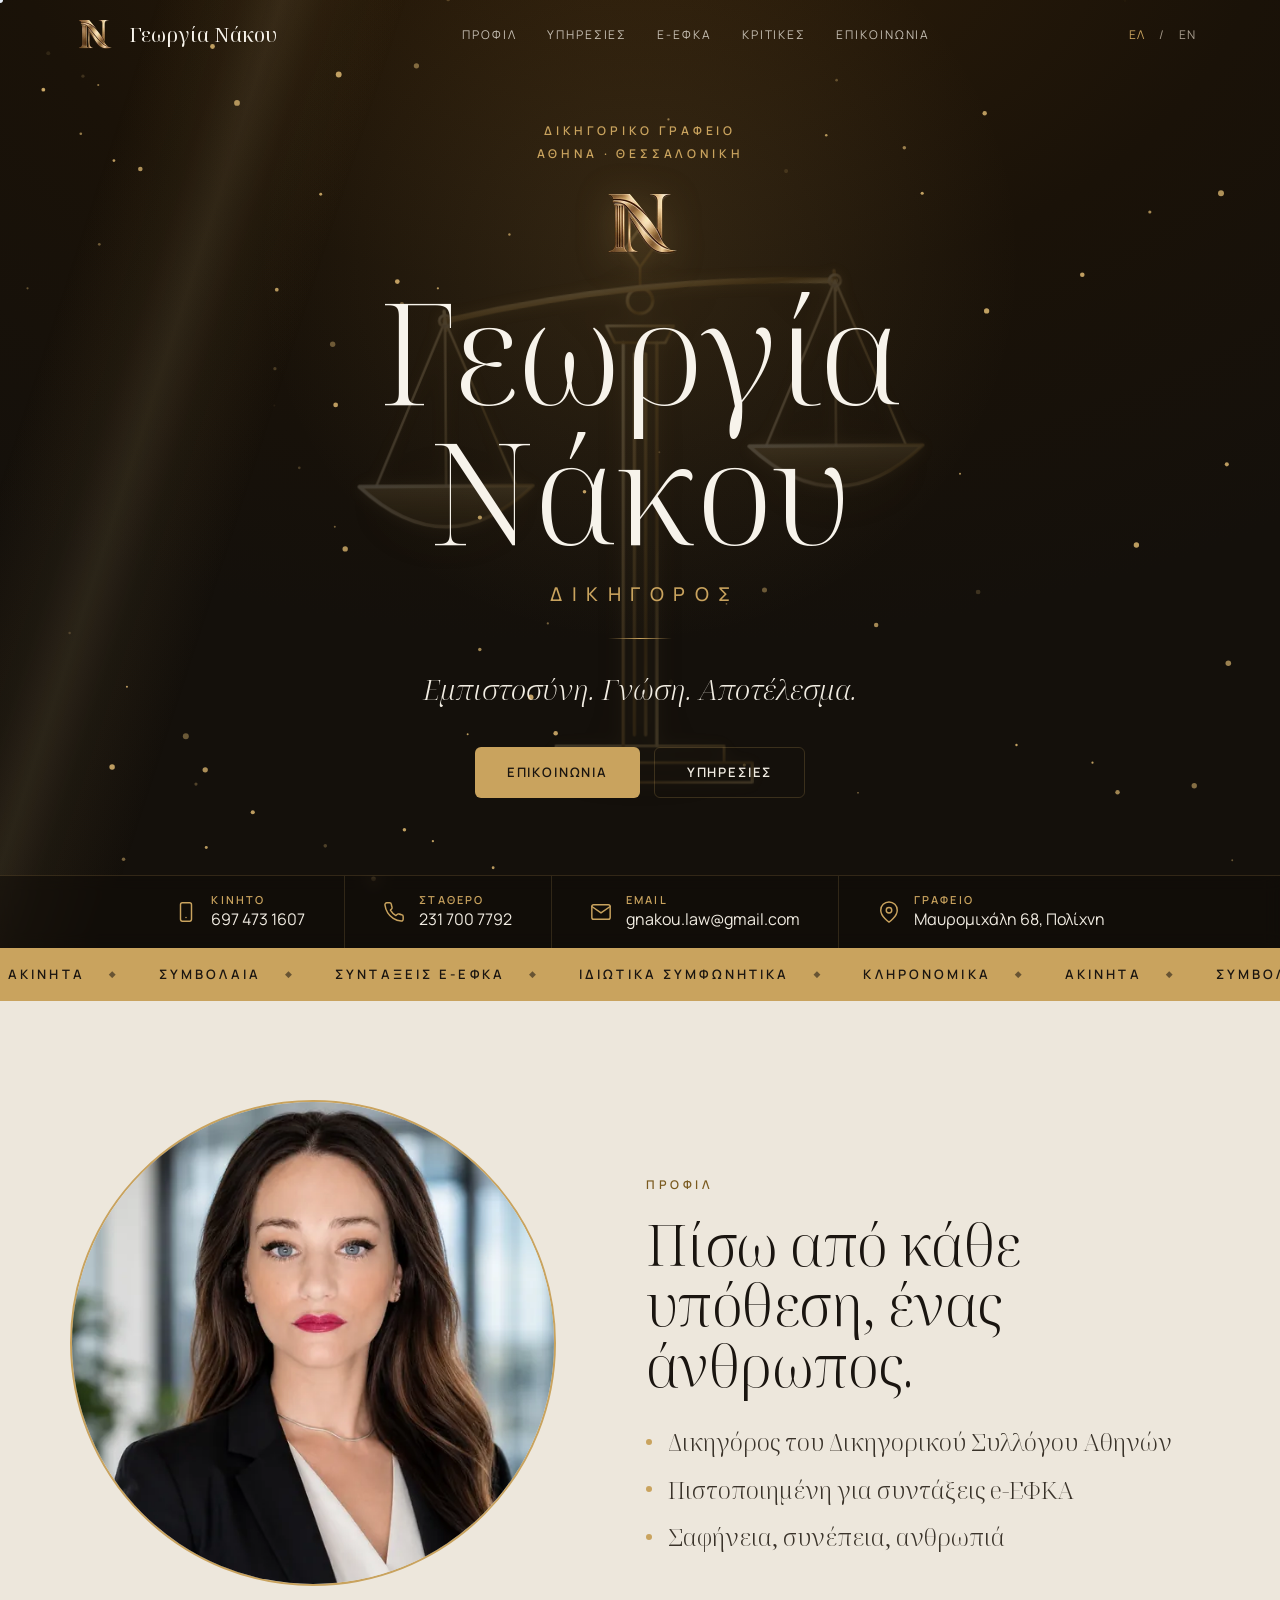
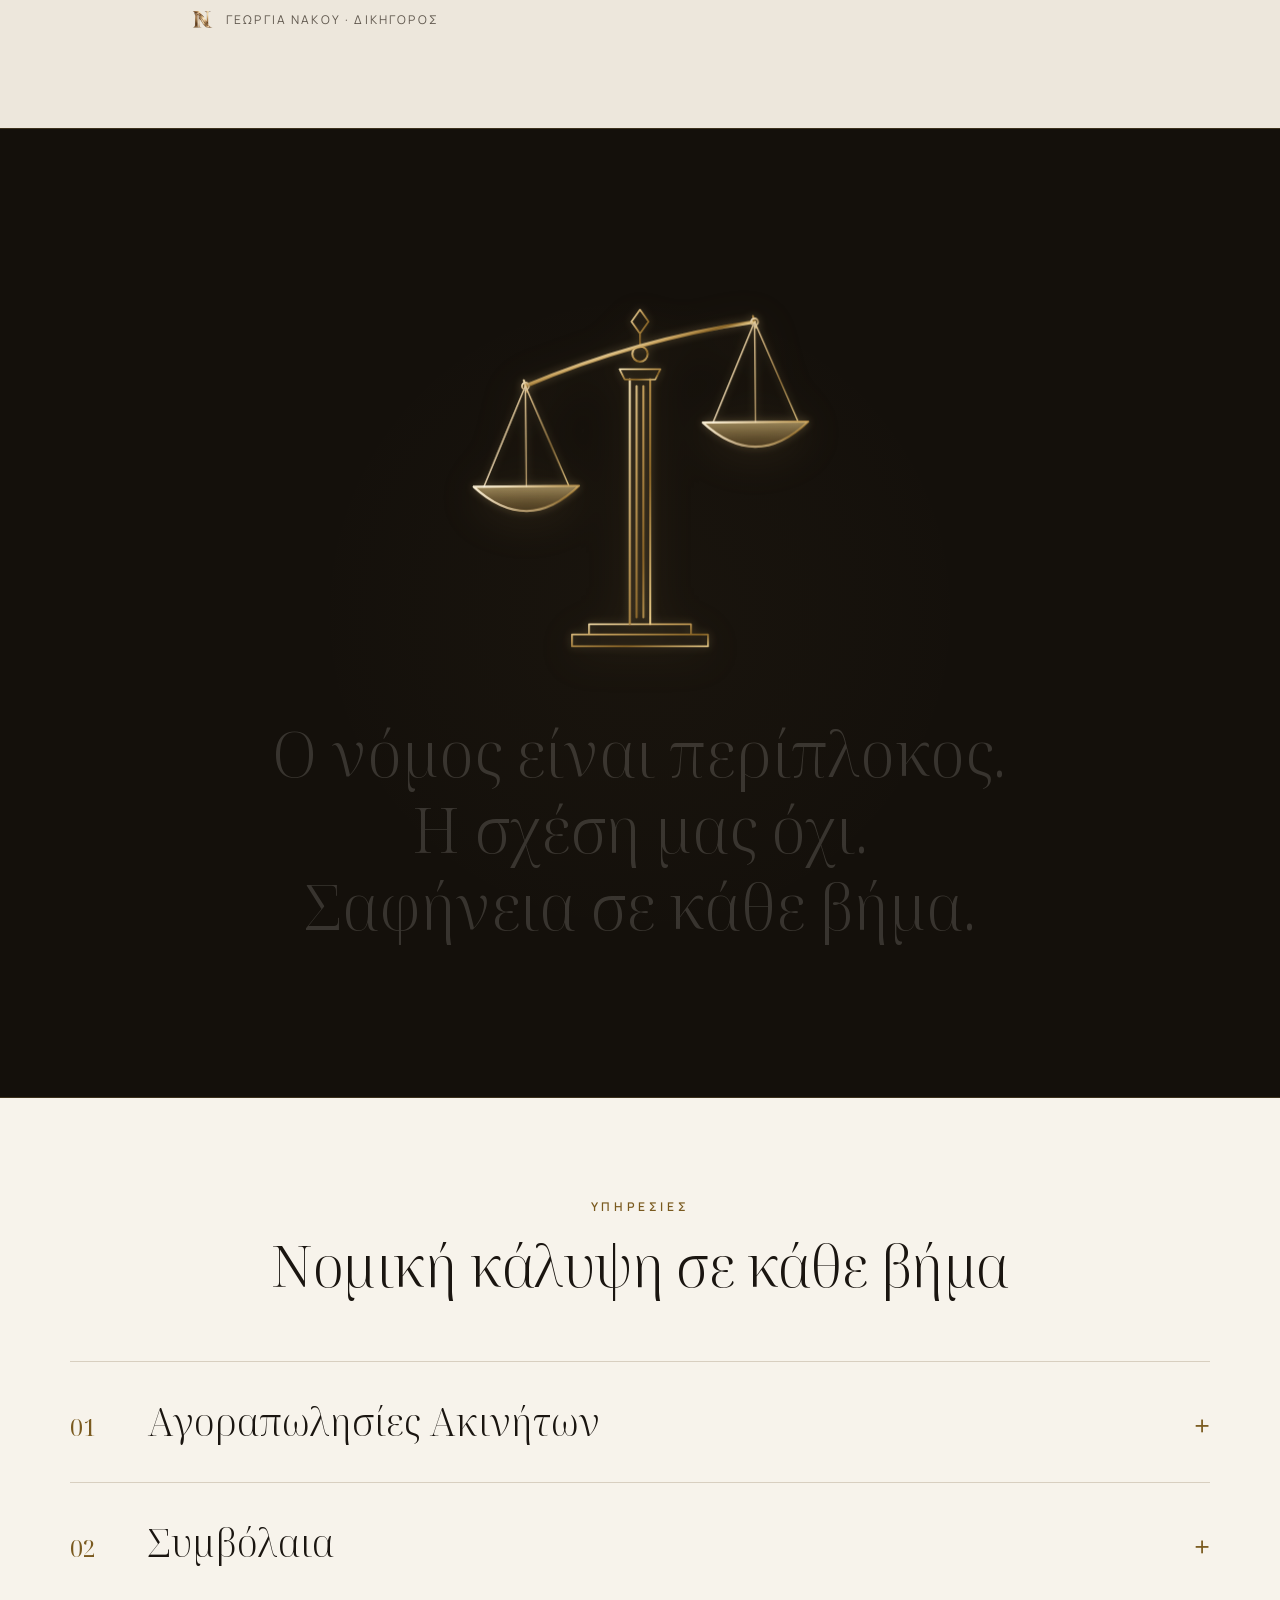
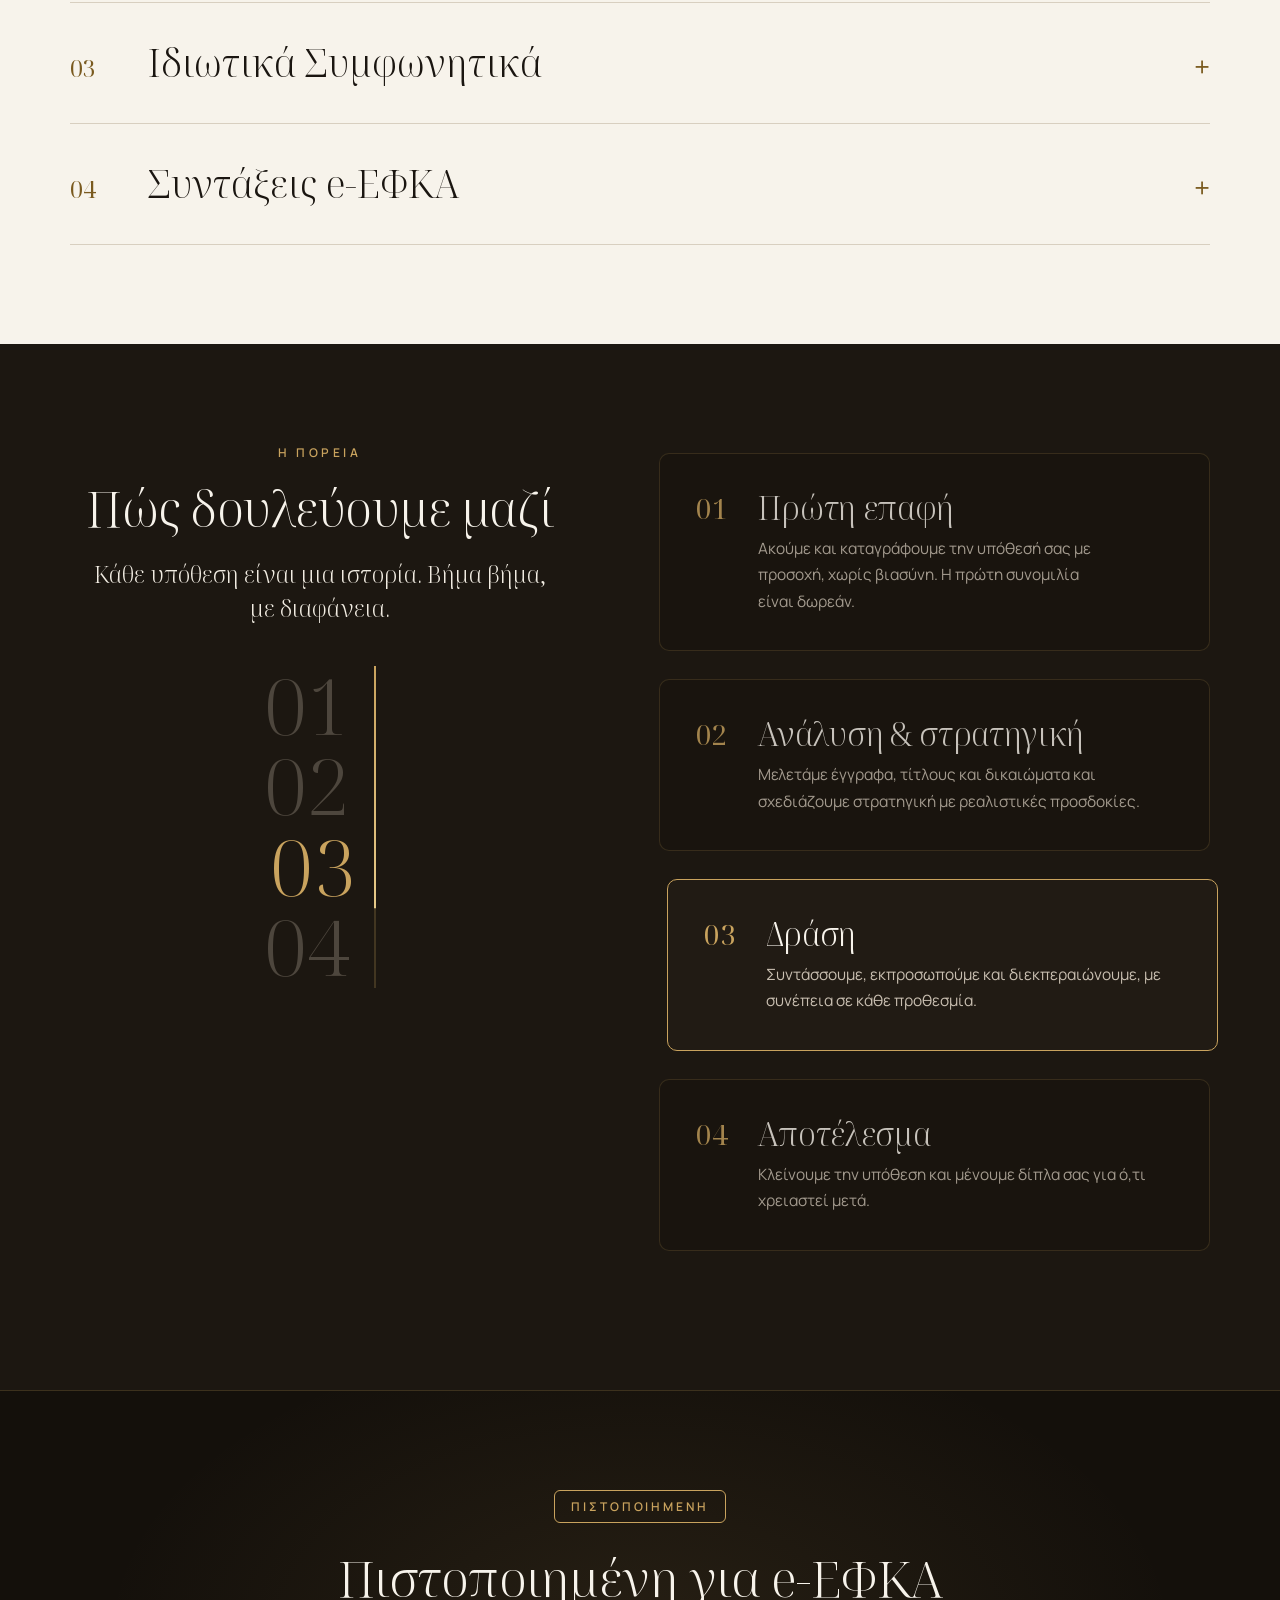
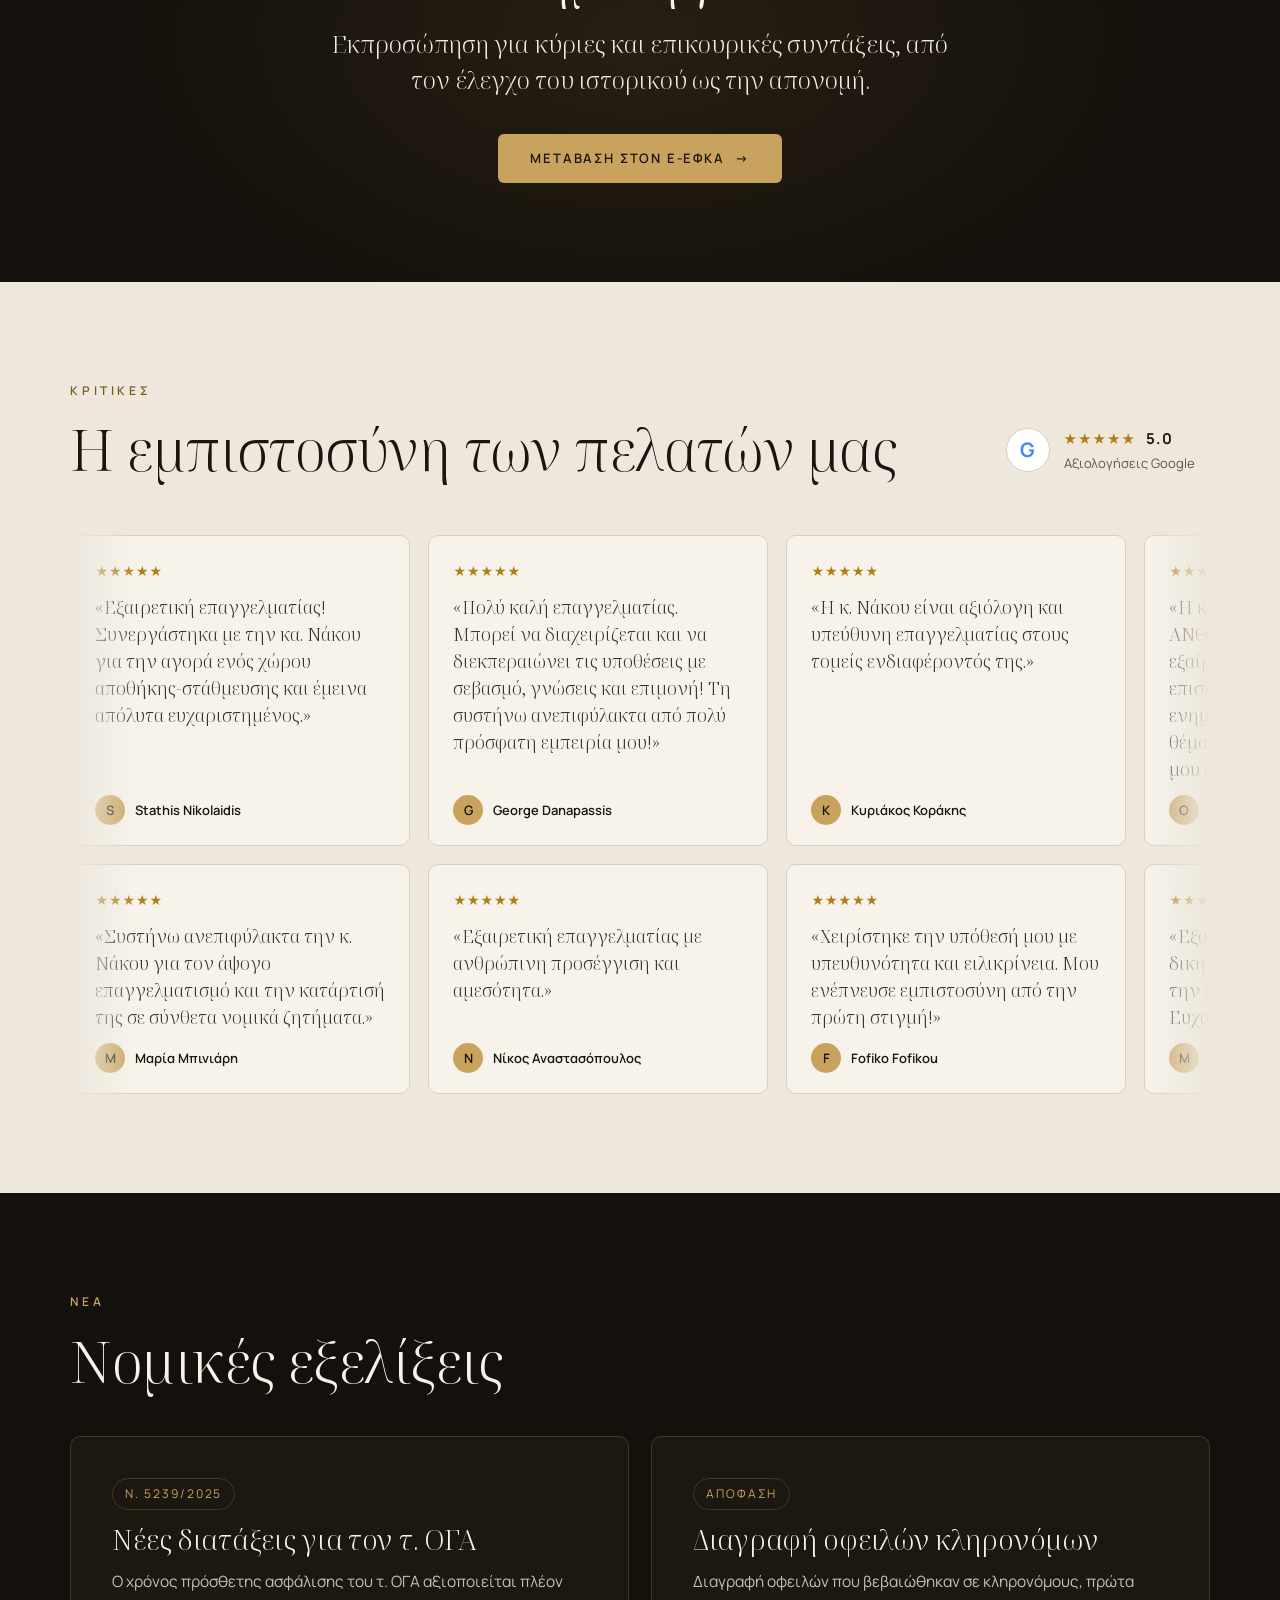
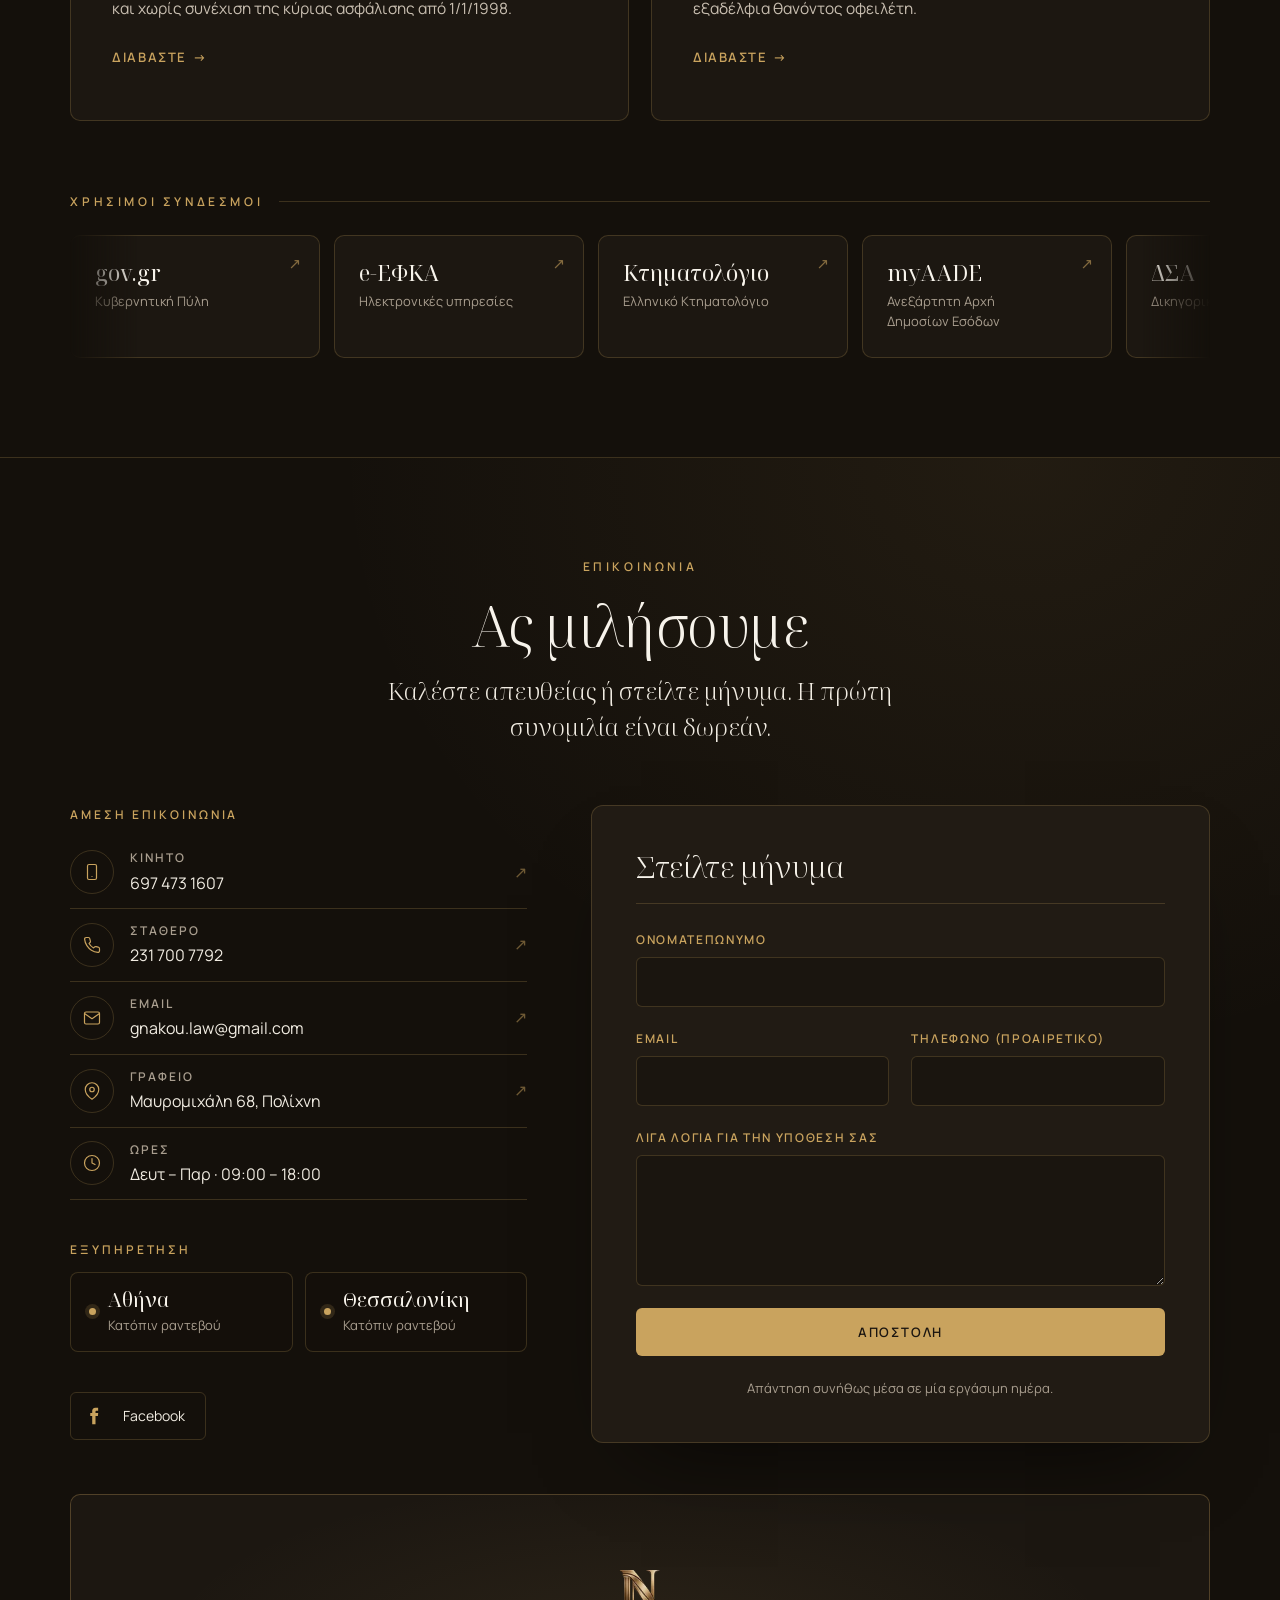
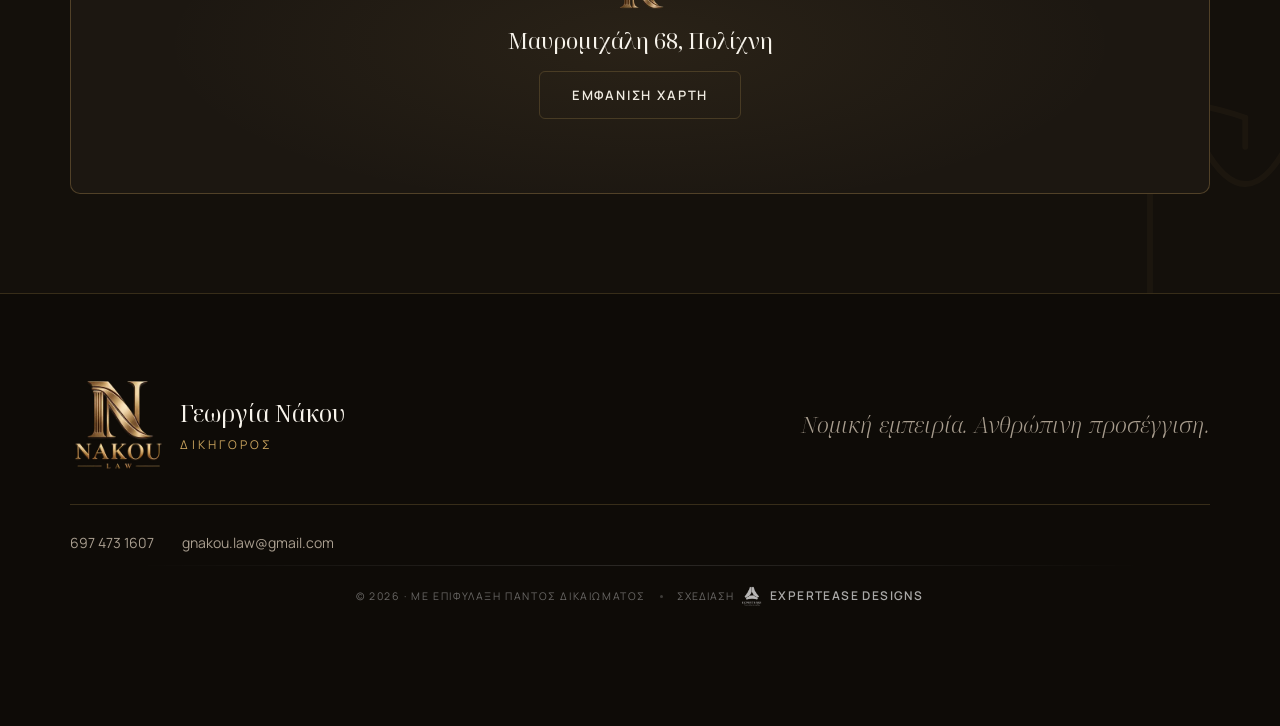
<file: index.html>
<!DOCTYPE html>
<html lang="el" data-prerendered="el"><!-- ΠΑΡΑΓΩΓΟ ΑΡΧΕΙΟ — μην το διορθώνεις. Άλλαξε config.js / index.src.html και τρέξε prerender.py (2026-10-07) --><head>
    <meta charset="UTF-8">
    
    
    <script>document.documentElement.className+=' js';if(!matchMedia('(prefers-reduced-motion: reduce)').matches)document.documentElement.classList.add('hl-pre');</script>
    
    <script>
      window.dataLayer = window.dataLayer || [];
      function gtag(){dataLayer.push(arguments);}
      gtag('consent','default',{analytics_storage:'denied',ad_storage:'denied',
        ad_user_data:'denied',ad_personalization:'denied',wait_for_update:500});
    </script>
    <meta name="viewport" content="width=device-width, initial-scale=1.0">
    <title>Γεωργία Νάκου · Δικηγόρος — Αθήνα · Θεσσαλονίκη</title>
    <meta name="description" content="Δικηγορικό γραφείο Γεωργίας Νάκου. Ακίνητα, συμβόλαια, ιδιωτικά συμφωνητικά, συντάξεις e-ΕΦΚΑ. Αθήνα · Θεσσαλονίκη.">
    <link rel="canonical" href="https://expertease.eu/nakou/">

    <meta property="og:type" content="website">
    <meta property="og:url" content="https://expertease.eu/nakou/">
    <meta property="og:locale" content="el_GR">
    <meta property="og:title" content="Γεωργία Νάκου · Δικηγόρος — Αθήνα · Θεσσαλονίκη">
    <meta property="og:description" content="Δικηγορικό γραφείο Γεωργίας Νάκου. Ακίνητα, συμβόλαια, ιδιωτικά συμφωνητικά, συντάξεις e-ΕΦΚΑ. Αθήνα · Θεσσαλονίκη.">
    <meta name="twitter:card" content="summary">
    <meta name="twitter:title" content="Γεωργία Νάκου · Δικηγόρος — Αθήνα · Θεσσαλονίκη">
    <link rel="icon" href="favicon.png" type="image/png" sizes="64x64">
    <link rel="apple-touch-icon" href="apple-touch-icon.png">
    <meta name="theme-color" content="#14100B">

    <link rel="preconnect" href="https://fonts.googleapis.com">
    <link rel="preconnect" href="https://fonts.gstatic.com" crossorigin="">
    
    <link href="https://fonts.googleapis.com/css2?family=Noto+Serif+Display:ital,wght@0,300;0,400;1,300&amp;family=Manrope:wght@400;500;600&amp;display=swap" rel="stylesheet">
    <link rel="stylesheet" href="styles.css">
    <link rel="stylesheet" href="hero-letters.css">
    <link rel="stylesheet" href="zygaria.css">
    <link rel="stylesheet" href="expertease-credit.css">

    
    <script src="config.js"></script>
<script type="text/javascript">/**
 * prerender-build.js — τρέχει ΜΕΣΑ στη σελίδα, μόνο από το prerender.py.
 * Δεν ανεβαίνει στον ιστότοπο και δεν φορτώνεται ποτέ από επισκέπτη.
 *
 * Αφού τρέξουν site-init.js + i18n.js για τη γλώσσα `lang`, «παγώνει» το DOM
 * σε στατικό HTML:
 *   - <html lang data-prerendered>, καθαρισμός βοηθητικών κλάσεων
 *   - title / description / canonical / hreflang / OG / Twitter ανά γλώσσα
 *   - JSON-LD @graph από το config.entity (μία οντότητα, όχι διπλές)
 *   - σχετικές διαδρομές σωστές και για την υποσελίδα en/
 *   - οι διακόπτες γλώσσας γίνονται πραγματικοί σύνδεσμοι
 * Επιστρέφει το πλήρες HTML ως συμβολοσειρά.
 */
window.__buildPage = function (lang, opts) {
    'use strict';
    var C = window.SITE_CONFIG, M = C.meta, E = C.entity || {}, P = C.profile;
    var K = lang === 'en' ? 'En' : 'El';
    var other = lang === 'el' ? 'en' : 'el';
    var primary = M.lang || 'el';
    var domain = String(M.domain || '').replace(/^https?:\/\//, '').replace(/\/+$/, '');
    var base = 'https://' + domain + '/';
    function urlFor(l) { return l === primary ? base : base + l + '/'; }
    var depth = lang === primary ? '' : '../';
    var today = opts.today;
    var updated = M.updated || today;
    var doc = document, head = doc.head, root = doc.documentElement;

    function pick(o, k) { return o[k + K] || o[k + 'El'] || o[k] || ''; }
    function strip(h) { var d = doc.createElement('div'); d.innerHTML = h || ''; return (d.textContent || '').replace(/\s+/g, ' ').trim(); }
    function meta(sel, create, attr, val) {
        var m = head.querySelector(sel);
        if (!m) { m = doc.createElement(create.tag); Object.keys(create.attrs).forEach(function (a) { m.setAttribute(a, create.attrs[a]); }); head.appendChild(m); }
        m.setAttribute(attr, val);
        return m;
    }

    /* ── 1. ρίζα ─────────────────────────────────────────────────────────── */
    root.lang = lang;
    root.setAttribute('data-prerendered', lang);
    root.classList.remove('js');
    if (!root.className) root.removeAttribute('class');
    head.querySelectorAll('[data-src-only]').forEach(function (n) { n.remove(); });

    /* ── 2. κεφαλή ───────────────────────────────────────────────────────── */
    var title = strip(M['title' + K] || M.titleEl), desc = strip(M['description' + K] || M.descriptionEl);
    doc.title = title;
    meta('meta[name="description"]', { tag: 'meta', attrs: { name: 'description' } }, 'content', desc);
    meta('link[rel="canonical"]', { tag: 'link', attrs: { rel: 'canonical' } }, 'href', urlFor(lang));
    head.querySelectorAll('link[rel="alternate"][hreflang]').forEach(function (n) { n.remove(); });
    ['el', 'en', 'x-default'].forEach(function (h) {
        var l = doc.createElement('link');
        l.rel = 'alternate'; l.hreflang = h; l.href = urlFor(h === 'x-default' ? primary : h);
        head.appendChild(l);
    });
    meta('meta[property="og:url"]',         { tag: 'meta', attrs: { property: 'og:url' } },         'content', urlFor(lang));
    meta('meta[property="og:title"]',       { tag: 'meta', attrs: { property: 'og:title' } },       'content', title);
    meta('meta[property="og:description"]', { tag: 'meta', attrs: { property: 'og:description' } }, 'content', desc);
    meta('meta[property="og:locale"]',      { tag: 'meta', attrs: { property: 'og:locale' } },      'content', lang === 'en' ? 'en_GB' : 'el_GR');
    meta('meta[property="og:locale:alternate"]', { tag: 'meta', attrs: { property: 'og:locale:alternate' } }, 'content', lang === 'en' ? 'el_GR' : 'en_GB');
    meta('meta[property="og:site_name"]',   { tag: 'meta', attrs: { property: 'og:site_name' } },   'content', strip(pick(E, 'name')) || P['displayName' + K]);
    meta('meta[name="twitter:title"]',       { tag: 'meta', attrs: { name: 'twitter:title' } },       'content', title);
    meta('meta[name="twitter:description"]', { tag: 'meta', attrs: { name: 'twitter:description' } }, 'content', desc);
    var hero = (C.assets.heroSlides || [])[0];
    if (hero) {
        meta('meta[property="og:image"]', { tag: 'meta', attrs: { property: 'og:image' } }, 'content', base + hero);
        var pre = head.querySelector('link[rel="preload"][as="image"]');
        if (pre) pre.setAttribute('href', hero);
    }

    /* ── 3. JSON-LD ──────────────────────────────────────────────────────── */
    head.querySelectorAll('script[type="application/ld+json"]').forEach(function (n) { n.remove(); });
    var bizId = base + '#business', personId = base + '#person', siteId = base + '#website';
    var biz = {
        '@type': E.type || 'LocalBusiness', '@id': bizId,
        name: strip(pick(E, 'name')) || P['displayName' + K],
        url: urlFor(lang),
        telephone: (C.contact.phoneTel || '').replace(/^tel:/, ''),
        email: C.contact.email,
        image: hero ? base + hero : undefined,
        logo: C.assets.logo ? base + C.assets.logo : undefined,
        description: desc,
        founder: { '@id': personId },
        priceRange: E.priceRange || undefined,
        hasMap: E.googleMaps || undefined,
        sameAs: (E.sameAs || []).concat(E.googleMaps ? [E.googleMaps] : []).filter(Boolean),
        openingHours: (E.openingHours || []).length ? E.openingHours : undefined,
    };
    if (E.streetEl || E.street) biz.address = { '@type': 'PostalAddress', streetAddress: pick(E, 'street'),
        addressLocality: pick(E, 'locality'), postalCode: E.postalCode, addressRegion: pick(E, 'region'), addressCountry: E.country || 'GR' };
    if (E.lat != null && E.lng != null) biz.geo = { '@type': 'GeoCoordinates', latitude: E.lat, longitude: E.lng };
    if ((E.areaServed || []).length) biz.areaServed = E.areaServed.map(function (a) {
        var o = { '@type': 'Place', name: a[lang] || a.el };
        if (a.wikidata) o.sameAs = 'https://www.wikidata.org/wiki/' + a.wikidata;
        return o;
    });
    if ((C.services || []).length) biz.hasOfferCatalog = { '@type': 'OfferCatalog', name: strip(lang === 'en' ? 'Services' : 'Υπηρεσίες'),
        itemListElement: C.services.map(function (s) {
            var su = s['url' + K] || s.urlEl || s.urlEn;   /* η σελίδα της υπηρεσίας, αν έχει */
            return { '@type': 'Offer', itemOffered: { '@type': 'Service', name: strip(s['title' + K]), description: strip(s['text' + K]),
                     url: su ? base + su.replace(/^\/+/, '') : undefined,
                     provider: { '@id': bizId }, areaServed: biz.areaServed } };
        }) };
    var EP = E.person || {};
    var person = { '@type': 'Person', '@id': personId, name: P['displayName' + K], jobTitle: strip(P['fullTitle' + K] || P['profession' + K]),
        image: C.assets.photo ? base + C.assets.photo : undefined, worksFor: { '@id': bizId },
        sameAs: (EP.sameAs || []).length ? EP.sameAs : undefined,
        alumniOf: EP.alumniOf ? { '@type': 'CollegeOrUniversity', name: EP.alumniOf } : undefined,
        memberOf: EP.memberOf ? { '@type': 'Organization', name: EP.memberOf } : undefined };
    var creds = EP['credentials' + K] || EP.credentialsEl || [];
    if (creds.length) person.hasCredential = creds.map(function (c) { return { '@type': 'EducationalOccupationalCredential', name: c }; });
    var graph = [biz, person,
        { '@type': 'WebSite', '@id': siteId, url: base, name: biz.name, inLanguage: ['el', 'en'], publisher: { '@id': bizId } },
        { '@type': 'WebPage', '@id': urlFor(lang) + '#webpage', url: urlFor(lang), name: title, description: desc,
          inLanguage: lang, isPartOf: { '@id': siteId }, about: { '@id': bizId }, dateModified: updated }];
    var ld = doc.createElement('script');
    ld.type = 'application/ld+json';
    ld.textContent = JSON.stringify({ '@context': 'https://schema.org', '@graph': graph }, function (k, v) {
        return (v === undefined || v === '' || (Array.isArray(v) && !v.length)) ? undefined : v;
    }, 1);
    head.appendChild(ld);

    /* ── 4. διακόπτες γλώσσας = σύνδεσμοι ───────────────────────────────── */
    doc.querySelectorAll('.lang-btn[data-lang]').forEach(function (a) {
        var l = a.getAttribute('data-lang');
        var target = l === primary ? (depth || './') : (lang === primary ? l + '/' : './');
        if (a.tagName === 'A') a.setAttribute('href', target);
        a.classList.toggle('active', l === lang);
        a.setAttribute('aria-current', l === lang ? 'true' : 'false');
    });

    /* ── 5. σχετικές διαδρομές για την υποσελίδα ─────────────────────────── */
    if (depth) {
        var rel = /^(?![a-z][a-z0-9+.-]*:|\/|#|\.\.\/|data:|\.\/$)/i;
        doc.querySelectorAll('[src],[href],[srcset],[poster]').forEach(function (el) {
            if (el.classList && el.classList.contains('lang-btn')) return;
            ['src', 'href', 'poster'].forEach(function (a) {
                var v = el.getAttribute(a);
                if (v && rel.test(v)) el.setAttribute(a, depth + v);
            });
            var ss = el.getAttribute('srcset');
            if (ss) el.setAttribute('srcset', ss.split(',').map(function (p) {
                p = p.trim(); return rel.test(p) ? depth + p : p; }).join(', '));
        });
        doc.querySelectorAll('[style*="url("]').forEach(function (el) {
            el.setAttribute('style', el.getAttribute('style').replace(/url\((['"]?)(?![a-z]+:|\/|data:)([^'")]+)\1\)/gi,
                function (m, q, u) { return 'url(' + q + depth + u + q + ')'; }));
        });
    }

    /* ── 6. δεν αφήνουμε ίχνη εκτέλεσης ─────────────────────────────────── */
    doc.querySelectorAll('#cc-banner').forEach(function (n) { n.remove(); });
    doc.querySelectorAll('[data-fallback]').forEach(function (n) { n.removeAttribute('data-fallback'); });
    /* σχόλια του αρχείου-πηγής: σε παράγωγο αρχείο παραπλανούν («άλλαξε εδώ…») */
    var w = doc.createTreeWalker(root, NodeFilter.SHOW_COMMENT), cm = [];
    while (w.nextNode()) cm.push(w.currentNode);
    cm.forEach(function (c) { c.remove(); });
    root.insertBefore(doc.createComment(' ΠΑΡΑΓΩΓΟ ΑΡΧΕΙΟ — μην το διορθώνεις. Άλλαξε config.js / index.src.html και τρέξε prerender.py (' + today + ') '), root.firstChild);

    return '<!DOCTYPE html>\n' + root.outerHTML;
};
</script><link rel="alternate" hreflang="el" href="https://expertease.eu/nakou/"><link rel="alternate" hreflang="en" href="https://expertease.eu/nakou/en/"><link rel="alternate" hreflang="x-default" href="https://expertease.eu/nakou/"><meta property="og:locale:alternate" content="en_GB"><meta property="og:site_name" content="Γεωργία Νάκου"><meta name="twitter:description" content="Δικηγορικό γραφείο Γεωργίας Νάκου. Ακίνητα, συμβόλαια, ιδιωτικά συμφωνητικά, συντάξεις e-ΕΦΚΑ. Αθήνα · Θεσσαλονίκη."></head>
<body>

    <a class="skip-link" href="#main" data-i18n="a11y.skip">Μετάβαση στο περιεχόμενο</a>
    <div class="scroll-progress" id="progress" aria-hidden="true"></div>

    
    <svg width="0" height="0" style="position:absolute" aria-hidden="true" focusable="false">
        <symbol id="emb" viewBox="0 0 100 104">
            <g fill="none" stroke="currentColor" stroke-width="1.4" stroke-linecap="round" stroke-linejoin="round">
                <circle cx="50" cy="13" r="2.4"></circle><line x1="50" y1="16" x2="50" y2="86"></line><line x1="40" y1="90" x2="60" y2="90"></line>
                <g class="emblem-beam"><path d="M27 27 Q50 19 73 27"></path><line x1="27" y1="27" x2="27" y2="34"></line><line x1="73" y1="27" x2="73" y2="34"></line>
                <path d="M17 34 Q27 52 37 34"></path><path d="M63 34 Q73 52 83 34"></path></g>
            </g>
        </symbol>
    </svg>

    
    <nav id="nav" class="nav">
        <a href="#top" class="nav-brand">
            <img class="nav-emblem" src="nakou-monogram-96.webp" alt="" width="48" height="29">
            <span class="nav-brand-name" data-i18n="brand.name">Γεωργία Νάκου</span>
        </a>
        <div class="nav-links" id="navLinks">
            <button class="nav-close" type="button" aria-label="Κλείσιμο μενού" data-i18n-aria-label="nav.close"><span aria-hidden="true">×</span></button>
            <a href="#about" data-i18n="nav.about">Προφίλ</a>
            <a href="#services" data-i18n="nav.services">Υπηρεσίες</a>
            <a href="#efka" data-i18n="nav.efka">e-ΕΦΚΑ</a>
            <a href="#reviews" data-i18n="nav.reviews">Κριτικές</a>
            <a href="#contact" class="nav-cta" data-i18n="nav.contact">Επικοινωνία</a>
        </div>
        <div class="nav-right">
            <div class="lang-toggle" id="langToggle">
                <a class="lang-btn active" data-lang="el" href="./" hreflang="el" lang="el" aria-label="Ελληνικά" aria-current="true">ΕΛ</a>
                <span class="lang-sep" aria-hidden="true">/</span>
                <a class="lang-btn" data-lang="en" href="en/" hreflang="en" lang="en" aria-label="English" aria-current="false">EN</a>
            </div>
            <button class="hamburger" id="hamburger" type="button" aria-controls="navLinks" aria-expanded="false" aria-label="Μενού" data-i18n-aria-label="nav.menu"><span></span><span></span></button>
        </div>
    </nav>

    <main id="main">

    
    <header class="hero" id="top">
        <canvas class="hero-particles" id="heroParticles" aria-hidden="true"></canvas>
        <div class="hero-beam" aria-hidden="true"></div>
        <div class="hero-beam hero-beam-2" aria-hidden="true"></div>
        <div class="hero-glow" aria-hidden="true"></div>
        <div class="hero-emblem-bg" aria-hidden="true"><div class="zygaria" data-zygaria="" data-zg-tilt="14"></div></div>
        <div class="hero-inner" id="heroInner">
            <p class="hero-badge" data-i18n="hero.badge">Δικηγορικό γραφείο
Αθήνα · Θεσσαλονίκη</p>
            <img class="hero-emblem" src="nakou-monogram-200.webp" alt="" width="100" height="60" fetchpriority="high">
            <h1 class="hero-name hl hl-run" data-letters="" data-step="42" style="--hl-step: 42ms;">
                <span class="hl-line" data-i18n="hero.first" data-hl-text="Γεωργία">Γεωργία</span>
                <span class="hl-line" data-i18n="hero.last" data-hl-text="Νάκου">Νάκου</span>
            </h1>
            <p class="hero-role" data-i18n="hero.role">Δικηγόρος</p>
            <div class="hero-rule" aria-hidden="true"></div>
            <p class="hero-tag" data-i18n="hero.tagline">Εμπιστοσύνη. Γνώση. Αποτέλεσμα.</p>
            <div class="hero-cta-row">
                <a class="btn btn-gold" href="#contact" data-i18n="hero.cta1">Επικοινωνία</a>
                <a class="btn btn-ghost" href="#services" data-i18n="hero.cta2">Υπηρεσίες</a>
            </div>
        </div>
        <div class="hero-info" id="heroInfo"><a class="hic" href="tel:+306974731607"><span class="hic-icon" aria-hidden="true"><svg viewBox="0 0 24 24" fill="none" stroke="currentColor" stroke-width="1.6" stroke-linecap="round" stroke-linejoin="round"><rect x="6" y="2" width="12" height="20" rx="2"></rect><line x1="12" y1="18" x2="12.01" y2="18"></line></svg></span><span class="hic-text"><span class="hic-label" data-i18n="contact.mobile">Κινητό</span><span class="hic-val">697 473 1607</span></span></a><a class="hic" href="tel:+302317007792"><span class="hic-icon" aria-hidden="true"><svg viewBox="0 0 24 24" fill="none" stroke="currentColor" stroke-width="1.6" stroke-linecap="round" stroke-linejoin="round"><path d="M22 16.92v3a2 2 0 0 1-2.18 2 19.8 19.8 0 0 1-8.63-3.07 19.5 19.5 0 0 1-6-6A19.8 19.8 0 0 1 2.12 4.18 2 2 0 0 1 4.11 2h3a2 2 0 0 1 2 1.72c.13.96.36 1.9.7 2.81a2 2 0 0 1-.45 2.11L8.09 9.91a16 16 0 0 0 6 6l1.27-1.27a2 2 0 0 1 2.11-.45c.91.34 1.85.57 2.81.7A2 2 0 0 1 22 16.92z"></path></svg></span><span class="hic-text"><span class="hic-label" data-i18n="contact.landline">Σταθερό</span><span class="hic-val">231 700 7792</span></span></a><a class="hic" href="mailto:gnakou.law@gmail.com"><span class="hic-icon" aria-hidden="true"><svg viewBox="0 0 24 24" fill="none" stroke="currentColor" stroke-width="1.6" stroke-linecap="round" stroke-linejoin="round"><rect x="2" y="4" width="20" height="16" rx="2"></rect><polyline points="22,6 12,13 2,6"></polyline></svg></span><span class="hic-text"><span class="hic-label" data-i18n="contact.emailLabel">Email</span><span class="hic-val">gnakou.law@gmail.com</span></span></a><a class="hic" href="https://share.google/1sa4DvbyVMADLWPpc" target="_blank" rel="noopener"><span class="hic-icon" aria-hidden="true"><svg viewBox="0 0 24 24" fill="none" stroke="currentColor" stroke-width="1.6" stroke-linecap="round" stroke-linejoin="round"><path d="M21 10c0 7-9 13-9 13S3 17 3 10a9 9 0 0 1 18 0z"></path><circle cx="12" cy="10" r="3"></circle></svg></span><span class="hic-text"><span class="hic-label" data-i18n="contact.addressLabel">Γραφείο</span><span class="hic-val" data-i18n="contact.address">Μαυρομιχάλη 68, Πολίχνη</span></span></a></div>
    </header>

    
    <div class="marquee" aria-hidden="true"><div class="marquee-track" id="marqueeTrack"><span class="marquee-item"><span data-i18n="marquee.m1">Ακίνητα</span><i class="marquee-dot">◆</i></span><span class="marquee-item"><span data-i18n="marquee.m2">Συμβόλαια</span><i class="marquee-dot">◆</i></span><span class="marquee-item"><span data-i18n="marquee.m3">Συντάξεις e-ΕΦΚΑ</span><i class="marquee-dot">◆</i></span><span class="marquee-item"><span data-i18n="marquee.m4">Ιδιωτικά συμφωνητικά</span><i class="marquee-dot">◆</i></span><span class="marquee-item"><span data-i18n="marquee.m5">Κληρονομικά</span><i class="marquee-dot">◆</i></span><span class="marquee-item"><span data-i18n="marquee.m1">Ακίνητα</span><i class="marquee-dot">◆</i></span><span class="marquee-item"><span data-i18n="marquee.m2">Συμβόλαια</span><i class="marquee-dot">◆</i></span><span class="marquee-item"><span data-i18n="marquee.m3">Συντάξεις e-ΕΦΚΑ</span><i class="marquee-dot">◆</i></span><span class="marquee-item"><span data-i18n="marquee.m4">Ιδιωτικά συμφωνητικά</span><i class="marquee-dot">◆</i></span><span class="marquee-item"><span data-i18n="marquee.m5">Κληρονομικά</span><i class="marquee-dot">◆</i></span><span class="marquee-item"><span data-i18n="marquee.m1">Ακίνητα</span><i class="marquee-dot">◆</i></span><span class="marquee-item"><span data-i18n="marquee.m2">Συμβόλαια</span><i class="marquee-dot">◆</i></span><span class="marquee-item"><span data-i18n="marquee.m3">Συντάξεις e-ΕΦΚΑ</span><i class="marquee-dot">◆</i></span><span class="marquee-item"><span data-i18n="marquee.m4">Ιδιωτικά συμφωνητικά</span><i class="marquee-dot">◆</i></span><span class="marquee-item"><span data-i18n="marquee.m5">Κληρονομικά</span><i class="marquee-dot">◆</i></span></div></div>

    
    <section class="section about" id="about">
        <div class="wrap about-grid">
            <div class="about-portrait" data-reveal="">
                <div class="portrait-frame">
                    <img id="portrait" src="georgia-nakou-960.webp" srcset="georgia-nakou-560.webp 560w, georgia-nakou-960.webp 960w" sizes="(max-width: 860px) 324px, 486px" alt="Γεωργία Νάκου, δικηγόρος" data-i18n-alt="img.person" width="486" height="486" loading="lazy" decoding="async">
                </div>
                <p class="portrait-cap"><img class="cap-emblem" src="nakou-monogram-96.webp" alt="" width="28" height="17" loading="lazy"><span data-i18n="about.cap">Γεωργία Νάκου · Δικηγόρος</span></p>
            </div>
            <div class="about-text">
                <p class="label" data-reveal="" data-i18n="about.label">Προφίλ</p>
                <h2 class="display" data-reveal="" data-i18n="about.heading">Πίσω από κάθε υπόθεση, ένας άνθρωπος.</h2>
                <ul class="about-bio-list" id="aboutPoints" data-reveal=""><li class="about-bio-item"><span class="about-bio-bullet" aria-hidden="true"></span><span data-i18n="about.p1">Δικηγόρος του Δικηγορικού Συλλόγου Αθηνών</span></li><li class="about-bio-item"><span class="about-bio-bullet" aria-hidden="true"></span><span data-i18n="about.p2">Πιστοποιημένη για συντάξεις e-ΕΦΚΑ</span></li><li class="about-bio-item"><span class="about-bio-bullet" aria-hidden="true"></span><span data-i18n="about.p3">Σαφήνεια, συνέπεια, ανθρωπιά</span></li></ul>
            </div>
        </div>
    </section>

    
    <section class="manifesto" id="manifesto" aria-labelledby="manifestoText">
        <div class="manifesto-glow" aria-hidden="true"></div>
        <div class="manifesto-zygaria zygaria" data-zygaria="scroll" data-zg-target="#manifesto" data-zg-tilt="18" aria-hidden="true"></div>
        <p class="manifesto-text" id="manifestoText"><span class="mf-row" data-i18n="mf.1">Ο νόμος είναι περίπλοκος.</span> <span class="mf-row" data-i18n="mf.2">Η σχέση μας όχι.</span> <span class="mf-row" data-i18n="mf.3">Σαφήνεια σε κάθε βήμα.</span></p>
    </section>

    
    <section class="section services" id="services">
        <div class="wrap">
            <p class="label" data-reveal="" data-i18n="services.label">Υπηρεσίες</p>
            <h2 class="display mb" data-reveal="" data-i18n="services.heading">Νομική κάλυψη σε κάθε βήμα</h2>
            <div class="svc-list" id="servicesList"><div class="svc-item" data-reveal=""><h3 class="svc-h"><button class="svc-row" type="button" aria-expanded="false" aria-controls="svc1"><span class="svc-n" aria-hidden="true">01</span><span class="svc-title" data-i18n="s1.title">Αγοραπωλησίες Ακινήτων</span><span class="svc-arrow" aria-hidden="true">+</span></button></h3><div class="svc-detail-wrap" id="svc1"><p class="svc-detail" data-i18n="s1.text">Πλήρης νομική υποστήριξη σε αγορά και πώληση ακινήτου: έλεγχος τίτλων ιδιοκτησίας, μεταγραφή στο Κτηματολόγιο, σύνταξη προσυμφώνου και οριστικού συμβολαίου, αντιμετώπιση βαρών και υποθηκών.</p></div></div><div class="svc-item" data-reveal=""><h3 class="svc-h"><button class="svc-row" type="button" aria-expanded="false" aria-controls="svc2"><span class="svc-n" aria-hidden="true">02</span><span class="svc-title" data-i18n="s2.title">Συμβόλαια</span><span class="svc-arrow" aria-hidden="true">+</span></button></h3><div class="svc-detail-wrap" id="svc2"><p class="svc-detail" data-i18n="s2.text">Σύνταξη και νομικός έλεγχος συμβολαίων αγοραπωλησίας, δωρεάς, γονικής παροχής και χρησιδανείου, ώστε τα συμφέροντά σας να προστατεύονται από το πρώτο σχέδιο ως την υπογραφή.</p></div></div><div class="svc-item" data-reveal=""><h3 class="svc-h"><button class="svc-row" type="button" aria-expanded="false" aria-controls="svc3"><span class="svc-n" aria-hidden="true">03</span><span class="svc-title" data-i18n="s3.title">Ιδιωτικά Συμφωνητικά</span><span class="svc-arrow" aria-hidden="true">+</span></button></h3><div class="svc-detail-wrap" id="svc3"><p class="svc-detail" data-i18n="s3.text">Εμπορικά συμφωνητικά, μισθώσεις κατοικίας και επαγγελματικής στέγης, συμβάσεις εργασίας. Γραμμένα με σαφείς όρους, ώστε να ξέρετε τι υπογράφετε και τι σας καλύπτει.</p></div></div><div class="svc-item" data-reveal=""><h3 class="svc-h"><button class="svc-row" type="button" aria-expanded="false" aria-controls="svc4"><span class="svc-n" aria-hidden="true">04</span><span class="svc-title" data-i18n="s4.title">Συντάξεις e-ΕΦΚΑ</span><span class="svc-arrow" aria-hidden="true">+</span></button></h3><div class="svc-detail-wrap" id="svc4"><p class="svc-detail" data-i18n="s4.text">Πιστοποιημένη εκπροσώπηση για αίτηση κύριας και επικουρικής σύνταξης στον e-ΕΦΚΑ: έλεγχος ασφαλιστικού ιστορικού, αναγνώριση χρόνων ασφάλισης και διεκπεραίωση ως την απονομή.</p></div></div></div>
        </div>
    </section>

    
    <section class="section journey" id="journey">
        <div class="wrap journey-grid">
            <div class="journey-aside">
                <div class="journey-sticky">
                    <p class="label" data-reveal="" data-i18n="journey.label">Η πορεία</p>
                    <h2 class="display on-dark" data-reveal="" data-i18n="journey.heading">Πώς δουλεύουμε μαζί</h2>
                    <p class="journey-intro" data-reveal="" data-i18n="journey.intro">Κάθε υπόθεση είναι μια ιστορία. Βήμα βήμα, με διαφάνεια.</p>
                    <div class="journey-counter" id="journeyCounter" aria-hidden="true"><div class="jc-num"><span class="jc-n on">01</span><span class="jc-n">02</span><span class="jc-n">03</span><span class="jc-n">04</span></div><div class="jc-bar"><span></span></div></div>
                </div>
            </div>
            <ol class="journey-steps" id="journeySteps"><li class="journey-step on" data-i="0"><span class="js-n" aria-hidden="true">01</span><div class="js-body"><h3 class="js-title" data-i18n="j1.title">Πρώτη επαφή</h3><p class="js-desc" data-i18n="j1.text">Ακούμε και καταγράφουμε την υπόθεσή σας με προσοχή, χωρίς βιασύνη. Η πρώτη συνομιλία είναι δωρεάν.</p></div></li><li class="journey-step" data-i="1"><span class="js-n" aria-hidden="true">02</span><div class="js-body"><h3 class="js-title" data-i18n="j2.title">Ανάλυση &amp; στρατηγική</h3><p class="js-desc" data-i18n="j2.text">Μελετάμε έγγραφα, τίτλους και δικαιώματα και σχεδιάζουμε στρατηγική με ρεαλιστικές προσδοκίες.</p></div></li><li class="journey-step" data-i="2"><span class="js-n" aria-hidden="true">03</span><div class="js-body"><h3 class="js-title" data-i18n="j3.title">Δράση</h3><p class="js-desc" data-i18n="j3.text">Συντάσσουμε, εκπροσωπούμε και διεκπεραιώνουμε, με συνέπεια σε κάθε προθεσμία.</p></div></li><li class="journey-step" data-i="3"><span class="js-n" aria-hidden="true">04</span><div class="js-body"><h3 class="js-title" data-i18n="j4.title">Αποτέλεσμα</h3><p class="js-desc" data-i18n="j4.text">Κλείνουμε την υπόθεση και μένουμε δίπλα σας για ό,τι χρειαστεί μετά.</p></div></li></ol>
        </div>
    </section>

    
    <section class="section efka" id="efka">
        <div class="efka-glow" aria-hidden="true"></div>
        <div class="wrap efka-inner">
            <span class="efka-badge" data-reveal="" data-i18n="efka.badge">Πιστοποιημένη</span>
            <h2 class="efka-title" data-reveal="" data-i18n="efka.heading">Πιστοποιημένη για e-ΕΦΚΑ</h2>
            <p class="efka-desc" data-reveal="" data-i18n="efka.text">Εκπροσώπηση για κύριες και επικουρικές συντάξεις, από τον έλεγχο του ιστορικού ως την απονομή.</p>
            <a class="btn btn-gold" id="efkaLink" href="https://www.e-efka.gov.gr/el/yperesies-e-ephka" target="_blank" rel="noopener" data-reveal=""><span data-i18n="efka.cta">Μετάβαση στον e-ΕΦΚΑ</span> <span class="arr" aria-hidden="true">→</span></a>
        </div>
    </section>

    
    <section class="section reviews" id="reviews">
        <div class="wrap reviews-head">
            <div>
                <p class="label" data-reveal="" data-i18n="reviews.label">Κριτικές</p>
                <h2 class="display" data-reveal="" data-i18n="reviews.heading">Η εμπιστοσύνη των πελατών μας</h2>
            </div>
            <a class="g-badge" id="gBadge" href="https://share.google/1sa4DvbyVMADLWPpc" target="_blank" rel="noopener" data-reveal="">
                <span class="g-logo" aria-hidden="true">G</span>
                <span><span class="g-stars"><span aria-hidden="true">★★★★★</span> <b>5.0</b></span><span class="g-sub" data-i18n="reviews.sub">Αξιολογήσεις Google</span></span>
            </a>
        </div>
        <div class="rev-rows" id="reviewRows"><div class="rev-rowwrap"><ul class="rev-track "><li class="rev-card"><p class="rev-stars" aria-hidden="true">★★★★★</p><blockquote class="rev-text">«<span data-i18n="rv.1">Εξαιρετική επαγγελματίας! Συνεργάστηκα με την κα. Νάκου για την αγορά ενός χώρου αποθήκης-στάθμευσης και έμεινα απόλυτα ευχαριστημένος.</span>»</blockquote><p class="rev-foot"><span class="rev-av" aria-hidden="true">S</span><span class="rev-name" translate="no">Stathis Nikolaidis</span></p></li><li class="rev-card"><p class="rev-stars" aria-hidden="true">★★★★★</p><blockquote class="rev-text">«<span data-i18n="rv.2">Πολύ καλή επαγγελματίας. Μπορεί να διαχειρίζεται και να διεκπεραιώνει τις υποθέσεις με σεβασμό, γνώσεις και επιμονή! Τη συστήνω ανεπιφύλακτα από πολύ πρόσφατη εμπειρία μου!</span>»</blockquote><p class="rev-foot"><span class="rev-av" aria-hidden="true">G</span><span class="rev-name" translate="no">George Danapassis</span></p></li><li class="rev-card"><p class="rev-stars" aria-hidden="true">★★★★★</p><blockquote class="rev-text">«<span data-i18n="rv.3">Η κ. Νάκου είναι αξιόλογη και υπεύθυνη επαγγελματίας στους τομείς ενδιαφέροντός της.</span>»</blockquote><p class="rev-foot"><span class="rev-av" aria-hidden="true">Κ</span><span class="rev-name" lang="el" translate="no">Κυριάκος Κοράκης</span></p></li><li class="rev-card"><p class="rev-stars" aria-hidden="true">★★★★★</p><blockquote class="rev-text">«<span data-i18n="rv.4">Η κ. Νάκου είναι πρωτίστως ΑΝΘΡΩΠΟΣ και στη συνέχεια εξαίρετη επαγγελματίας! Την επισκέφθηκα προκειμένου να ενημερωθώ για συνταξιοδοτικά θέματα και από την πρώτη στιγμή μου ενέπνευσε εμπιστοσύνη!</span>»</blockquote><p class="rev-foot"><span class="rev-av" aria-hidden="true">O</span><span class="rev-name" translate="no">Olga Olgagr</span></p></li><li class="rev-card"><p class="rev-stars" aria-hidden="true">★★★★★</p><blockquote class="rev-text">«<span data-i18n="rv.5">Σου θυμίζει ότι πίσω από το επάγγελμα υπάρχουν άνθρωποι. Από την πρώτη συνάντηση ένιωσα πως άκουγε.</span>»</blockquote><p class="rev-foot"><span class="rev-av" aria-hidden="true">S</span><span class="rev-name" translate="no">Sotiris Tseronis</span></p></li><li class="rev-card"><p class="rev-stars" aria-hidden="true">★★★★★</p><blockquote class="rev-text">«<span data-i18n="rv.6">Εξαιρετική και σαν δικηγόρος και σαν άνθρωπος. Σε κάνει να νιώθεις ασφάλεια με τις γνώσεις και τον επαγγελματισμό της.</span>»</blockquote><p class="rev-foot"><span class="rev-av" aria-hidden="true">P</span><span class="rev-name" translate="no">Psyrri Anthi</span></p></li><li class="rev-card"><p class="rev-stars" aria-hidden="true">★★★★★</p><blockquote class="rev-text">«<span data-i18n="rv.7">Σπάνια συναντάς επαγγελματίες που συνδυάζουν γνώση, συνέπεια και ανθρωπιά. Η κ. Νάκου είναι μία από αυτούς!</span>»</blockquote><p class="rev-foot"><span class="rev-av" aria-hidden="true">D</span><span class="rev-name" translate="no">Dimitra P.</span></p></li><li class="rev-card"><p class="rev-stars" aria-hidden="true">★★★★★</p><blockquote class="rev-text">«<span data-i18n="rv.8">Πολύ καταρτισμένη, ευγενική και πάντα διαθέσιμη. Έλυσα την υπόθεσή μου γρήγορα και με απόλυτη διαφάνεια.</span>»</blockquote><p class="rev-foot"><span class="rev-av" aria-hidden="true">D</span><span class="rev-name" translate="no">Dionysis Lytras</span></p></li><li class="rev-card"><p class="rev-stars" aria-hidden="true">★★★★★</p><blockquote class="rev-text">«<span data-i18n="rv.9">Άψογη επαγγελματίας αλλά πάνω από όλα Άνθρωπος, με ενσυναίσθηση και ηθική. Κάθε υπόθεση γίνεται προσωπική.</span>»</blockquote><p class="rev-foot"><span class="rev-av" aria-hidden="true">G</span><span class="rev-name" translate="no">Georgia Xatzinikolaou</span></p></li><li class="rev-card"><p class="rev-stars" aria-hidden="true">★★★★★</p><blockquote class="rev-text">«<span data-i18n="rv.10">Από την πρώτη στιγμή ενδιαφέρθηκε ειλικρινά. Μου εξήγησε τα πάντα απλά και κατανοητά.</span>»</blockquote><p class="rev-foot"><span class="rev-av" aria-hidden="true">Π</span><span class="rev-name" lang="el" translate="no">Παναγιώτης Κωστόπουλος</span></p></li><li class="rev-card"><p class="rev-stars" aria-hidden="true">★★★★★</p><blockquote class="rev-text">«<span data-i18n="rv.11">Εξαιρετική σαν δικηγόρος αλλά και σαν άνθρωπος. Πάντα πρόθυμη να βοηθήσει και να λύσει κάθε απορία.</span>»</blockquote><p class="rev-foot"><span class="rev-av" aria-hidden="true">M</span><span class="rev-name" translate="no">mary azoykh</span></p></li><li class="rev-card"><p class="rev-stars" aria-hidden="true">★★★★★</p><blockquote class="rev-text">«<span data-i18n="rv.12">Πέρα από την άρτια νομική κατάρτιση, ξεχώρισε για τον ανθρώπινο χαρακτήρα και τη στήριξή της.</span>»</blockquote><p class="rev-foot"><span class="rev-av" aria-hidden="true">M</span><span class="rev-name" translate="no">Marios Zervos</span></p></li><li class="rev-card"><p class="rev-stars" aria-hidden="true">★★★★★</p><blockquote class="rev-text">«<span data-i18n="rv.13">Επαγγελματίας, αξιόπιστη και αποτελεσματική! Τη συνιστώ ανεπιφύλακτα — γνώση και ήθος μαζί.</span>»</blockquote><p class="rev-foot"><span class="rev-av" aria-hidden="true">Γ</span><span class="rev-name" lang="el" translate="no">Γιάννης Χατζημήτσος</span></p></li><li class="rev-card"><p class="rev-stars" aria-hidden="true">★★★★★</p><blockquote class="rev-text">«<span data-i18n="rv.14">Επαγγελματίας με γνώση και αγάπη για το αντικείμενο. Η καλύτερη δικηγόρος και ένας υπέροχος άνθρωπος.</span>»</blockquote><p class="rev-foot"><span class="rev-av" aria-hidden="true">F</span><span class="rev-name" translate="no">f0t</span></p></li><li class="rev-card"><p class="rev-stars" aria-hidden="true">★★★★★</p><blockquote class="rev-text">«<span data-i18n="rv.15">Είχα την τύχη να συνεργαστώ επιτέλους με έναν επαγγελματία. Ευδιάθετη, υπομονετική και πάντα διαθέσιμη.</span>»</blockquote><p class="rev-foot"><span class="rev-av" aria-hidden="true">Φ</span><span class="rev-name" lang="el" translate="no">Φωτεινή Κωστοπούλου</span></p></li><li class="rev-card"><p class="rev-stars" aria-hidden="true">★★★★★</p><blockquote class="rev-text">«<span data-i18n="rv.16">Συνεργάστηκα για σοβαρή υπόθεση και έμεινα απόλυτα ικανοποιημένος. Προσέγγιση επαγγελματική, άμεση και αποτελεσματική.</span>»</blockquote><p class="rev-foot"><span class="rev-av" aria-hidden="true">K</span><span class="rev-name" translate="no">Kostas Kechagias</span></p></li><li class="rev-card"><p class="rev-stars" aria-hidden="true">★★★★★</p><blockquote class="rev-text">«<span data-i18n="rv.17">Εξαιρετική στον τομέα της. Άρτια καταρτισμένη και πάντα σε επικοινωνία για κάθε εξέλιξη.</span>»</blockquote><p class="rev-foot"><span class="rev-av" aria-hidden="true">Γ</span><span class="rev-name" lang="el" translate="no">Γιώργος Φουρλάς</span></p></li><li class="rev-card"><p class="rev-stars" aria-hidden="true">★★★★★</p><blockquote class="rev-text">«<span data-i18n="rv.18">Τυπική στα ραντεβού της, πρόθυμη να σε ακούσει και να σε καθοδηγήσει με τις σωστές συμβουλές. Άψογη.</span>»</blockquote><p class="rev-foot"><span class="rev-av" aria-hidden="true">A</span><span class="rev-name" translate="no">Antriana Gkika</span></p></li><li class="rev-card"><p class="rev-stars" aria-hidden="true">★★★★★</p><blockquote class="rev-text">«<span data-i18n="rv.19">Εξαιρετική δικηγόρος, καταρτισμένη και πρόθυμη να λύσει κάθε απορία. Εν ολίγοις άψογη επαγγελματίας.</span>»</blockquote><p class="rev-foot"><span class="rev-av" aria-hidden="true">E</span><span class="rev-name" translate="no">eleni al</span></p></li><li class="rev-card"><p class="rev-stars" aria-hidden="true">★★★★★</p><blockquote class="rev-text">«<span data-i18n="rv.20">Άψογη δικηγόρος! Κορυφαία στον τομέα της, με υπομονή και κατανόηση και πάντα δίπλα στον πελάτη!</span>»</blockquote><p class="rev-foot"><span class="rev-av" aria-hidden="true">D</span><span class="rev-name" translate="no">Dimitris Giagiwtis</span></p></li><li class="rev-card" aria-hidden="true"><p class="rev-stars" aria-hidden="true">★★★★★</p><blockquote class="rev-text">«<span data-i18n="rv.1">Εξαιρετική επαγγελματίας! Συνεργάστηκα με την κα. Νάκου για την αγορά ενός χώρου αποθήκης-στάθμευσης και έμεινα απόλυτα ευχαριστημένος.</span>»</blockquote><p class="rev-foot"><span class="rev-av" aria-hidden="true">S</span><span class="rev-name" translate="no">Stathis Nikolaidis</span></p></li><li class="rev-card" aria-hidden="true"><p class="rev-stars" aria-hidden="true">★★★★★</p><blockquote class="rev-text">«<span data-i18n="rv.2">Πολύ καλή επαγγελματίας. Μπορεί να διαχειρίζεται και να διεκπεραιώνει τις υποθέσεις με σεβασμό, γνώσεις και επιμονή! Τη συστήνω ανεπιφύλακτα από πολύ πρόσφατη εμπειρία μου!</span>»</blockquote><p class="rev-foot"><span class="rev-av" aria-hidden="true">G</span><span class="rev-name" translate="no">George Danapassis</span></p></li><li class="rev-card" aria-hidden="true"><p class="rev-stars" aria-hidden="true">★★★★★</p><blockquote class="rev-text">«<span data-i18n="rv.3">Η κ. Νάκου είναι αξιόλογη και υπεύθυνη επαγγελματίας στους τομείς ενδιαφέροντός της.</span>»</blockquote><p class="rev-foot"><span class="rev-av" aria-hidden="true">Κ</span><span class="rev-name" lang="el" translate="no">Κυριάκος Κοράκης</span></p></li><li class="rev-card" aria-hidden="true"><p class="rev-stars" aria-hidden="true">★★★★★</p><blockquote class="rev-text">«<span data-i18n="rv.4">Η κ. Νάκου είναι πρωτίστως ΑΝΘΡΩΠΟΣ και στη συνέχεια εξαίρετη επαγγελματίας! Την επισκέφθηκα προκειμένου να ενημερωθώ για συνταξιοδοτικά θέματα και από την πρώτη στιγμή μου ενέπνευσε εμπιστοσύνη!</span>»</blockquote><p class="rev-foot"><span class="rev-av" aria-hidden="true">O</span><span class="rev-name" translate="no">Olga Olgagr</span></p></li><li class="rev-card" aria-hidden="true"><p class="rev-stars" aria-hidden="true">★★★★★</p><blockquote class="rev-text">«<span data-i18n="rv.5">Σου θυμίζει ότι πίσω από το επάγγελμα υπάρχουν άνθρωποι. Από την πρώτη συνάντηση ένιωσα πως άκουγε.</span>»</blockquote><p class="rev-foot"><span class="rev-av" aria-hidden="true">S</span><span class="rev-name" translate="no">Sotiris Tseronis</span></p></li><li class="rev-card" aria-hidden="true"><p class="rev-stars" aria-hidden="true">★★★★★</p><blockquote class="rev-text">«<span data-i18n="rv.6">Εξαιρετική και σαν δικηγόρος και σαν άνθρωπος. Σε κάνει να νιώθεις ασφάλεια με τις γνώσεις και τον επαγγελματισμό της.</span>»</blockquote><p class="rev-foot"><span class="rev-av" aria-hidden="true">P</span><span class="rev-name" translate="no">Psyrri Anthi</span></p></li><li class="rev-card" aria-hidden="true"><p class="rev-stars" aria-hidden="true">★★★★★</p><blockquote class="rev-text">«<span data-i18n="rv.7">Σπάνια συναντάς επαγγελματίες που συνδυάζουν γνώση, συνέπεια και ανθρωπιά. Η κ. Νάκου είναι μία από αυτούς!</span>»</blockquote><p class="rev-foot"><span class="rev-av" aria-hidden="true">D</span><span class="rev-name" translate="no">Dimitra P.</span></p></li><li class="rev-card" aria-hidden="true"><p class="rev-stars" aria-hidden="true">★★★★★</p><blockquote class="rev-text">«<span data-i18n="rv.8">Πολύ καταρτισμένη, ευγενική και πάντα διαθέσιμη. Έλυσα την υπόθεσή μου γρήγορα και με απόλυτη διαφάνεια.</span>»</blockquote><p class="rev-foot"><span class="rev-av" aria-hidden="true">D</span><span class="rev-name" translate="no">Dionysis Lytras</span></p></li><li class="rev-card" aria-hidden="true"><p class="rev-stars" aria-hidden="true">★★★★★</p><blockquote class="rev-text">«<span data-i18n="rv.9">Άψογη επαγγελματίας αλλά πάνω από όλα Άνθρωπος, με ενσυναίσθηση και ηθική. Κάθε υπόθεση γίνεται προσωπική.</span>»</blockquote><p class="rev-foot"><span class="rev-av" aria-hidden="true">G</span><span class="rev-name" translate="no">Georgia Xatzinikolaou</span></p></li><li class="rev-card" aria-hidden="true"><p class="rev-stars" aria-hidden="true">★★★★★</p><blockquote class="rev-text">«<span data-i18n="rv.10">Από την πρώτη στιγμή ενδιαφέρθηκε ειλικρινά. Μου εξήγησε τα πάντα απλά και κατανοητά.</span>»</blockquote><p class="rev-foot"><span class="rev-av" aria-hidden="true">Π</span><span class="rev-name" lang="el" translate="no">Παναγιώτης Κωστόπουλος</span></p></li><li class="rev-card" aria-hidden="true"><p class="rev-stars" aria-hidden="true">★★★★★</p><blockquote class="rev-text">«<span data-i18n="rv.11">Εξαιρετική σαν δικηγόρος αλλά και σαν άνθρωπος. Πάντα πρόθυμη να βοηθήσει και να λύσει κάθε απορία.</span>»</blockquote><p class="rev-foot"><span class="rev-av" aria-hidden="true">M</span><span class="rev-name" translate="no">mary azoykh</span></p></li><li class="rev-card" aria-hidden="true"><p class="rev-stars" aria-hidden="true">★★★★★</p><blockquote class="rev-text">«<span data-i18n="rv.12">Πέρα από την άρτια νομική κατάρτιση, ξεχώρισε για τον ανθρώπινο χαρακτήρα και τη στήριξή της.</span>»</blockquote><p class="rev-foot"><span class="rev-av" aria-hidden="true">M</span><span class="rev-name" translate="no">Marios Zervos</span></p></li><li class="rev-card" aria-hidden="true"><p class="rev-stars" aria-hidden="true">★★★★★</p><blockquote class="rev-text">«<span data-i18n="rv.13">Επαγγελματίας, αξιόπιστη και αποτελεσματική! Τη συνιστώ ανεπιφύλακτα — γνώση και ήθος μαζί.</span>»</blockquote><p class="rev-foot"><span class="rev-av" aria-hidden="true">Γ</span><span class="rev-name" lang="el" translate="no">Γιάννης Χατζημήτσος</span></p></li><li class="rev-card" aria-hidden="true"><p class="rev-stars" aria-hidden="true">★★★★★</p><blockquote class="rev-text">«<span data-i18n="rv.14">Επαγγελματίας με γνώση και αγάπη για το αντικείμενο. Η καλύτερη δικηγόρος και ένας υπέροχος άνθρωπος.</span>»</blockquote><p class="rev-foot"><span class="rev-av" aria-hidden="true">F</span><span class="rev-name" translate="no">f0t</span></p></li><li class="rev-card" aria-hidden="true"><p class="rev-stars" aria-hidden="true">★★★★★</p><blockquote class="rev-text">«<span data-i18n="rv.15">Είχα την τύχη να συνεργαστώ επιτέλους με έναν επαγγελματία. Ευδιάθετη, υπομονετική και πάντα διαθέσιμη.</span>»</blockquote><p class="rev-foot"><span class="rev-av" aria-hidden="true">Φ</span><span class="rev-name" lang="el" translate="no">Φωτεινή Κωστοπούλου</span></p></li><li class="rev-card" aria-hidden="true"><p class="rev-stars" aria-hidden="true">★★★★★</p><blockquote class="rev-text">«<span data-i18n="rv.16">Συνεργάστηκα για σοβαρή υπόθεση και έμεινα απόλυτα ικανοποιημένος. Προσέγγιση επαγγελματική, άμεση και αποτελεσματική.</span>»</blockquote><p class="rev-foot"><span class="rev-av" aria-hidden="true">K</span><span class="rev-name" translate="no">Kostas Kechagias</span></p></li><li class="rev-card" aria-hidden="true"><p class="rev-stars" aria-hidden="true">★★★★★</p><blockquote class="rev-text">«<span data-i18n="rv.17">Εξαιρετική στον τομέα της. Άρτια καταρτισμένη και πάντα σε επικοινωνία για κάθε εξέλιξη.</span>»</blockquote><p class="rev-foot"><span class="rev-av" aria-hidden="true">Γ</span><span class="rev-name" lang="el" translate="no">Γιώργος Φουρλάς</span></p></li><li class="rev-card" aria-hidden="true"><p class="rev-stars" aria-hidden="true">★★★★★</p><blockquote class="rev-text">«<span data-i18n="rv.18">Τυπική στα ραντεβού της, πρόθυμη να σε ακούσει και να σε καθοδηγήσει με τις σωστές συμβουλές. Άψογη.</span>»</blockquote><p class="rev-foot"><span class="rev-av" aria-hidden="true">A</span><span class="rev-name" translate="no">Antriana Gkika</span></p></li><li class="rev-card" aria-hidden="true"><p class="rev-stars" aria-hidden="true">★★★★★</p><blockquote class="rev-text">«<span data-i18n="rv.19">Εξαιρετική δικηγόρος, καταρτισμένη και πρόθυμη να λύσει κάθε απορία. Εν ολίγοις άψογη επαγγελματίας.</span>»</blockquote><p class="rev-foot"><span class="rev-av" aria-hidden="true">E</span><span class="rev-name" translate="no">eleni al</span></p></li><li class="rev-card" aria-hidden="true"><p class="rev-stars" aria-hidden="true">★★★★★</p><blockquote class="rev-text">«<span data-i18n="rv.20">Άψογη δικηγόρος! Κορυφαία στον τομέα της, με υπομονή και κατανόηση και πάντα δίπλα στον πελάτη!</span>»</blockquote><p class="rev-foot"><span class="rev-av" aria-hidden="true">D</span><span class="rev-name" translate="no">Dimitris Giagiwtis</span></p></li></ul></div><div class="rev-rowwrap"><ul class="rev-track rev"><li class="rev-card"><p class="rev-stars" aria-hidden="true">★★★★★</p><blockquote class="rev-text">«<span data-i18n="rv.21">Συστήνω ανεπιφύλακτα την κ. Νάκου για τον άψογο επαγγελματισμό και την κατάρτισή της σε σύνθετα νομικά ζητήματα.</span>»</blockquote><p class="rev-foot"><span class="rev-av" aria-hidden="true">Μ</span><span class="rev-name" lang="el" translate="no">Μαρία Μπινιάρη</span></p></li><li class="rev-card"><p class="rev-stars" aria-hidden="true">★★★★★</p><blockquote class="rev-text">«<span data-i18n="rv.22">Εξαιρετική επαγγελματίας με ανθρώπινη προσέγγιση και αμεσότητα.</span>»</blockquote><p class="rev-foot"><span class="rev-av" aria-hidden="true">Ν</span><span class="rev-name" lang="el" translate="no">Νίκος Αναστασόπουλος</span></p></li><li class="rev-card"><p class="rev-stars" aria-hidden="true">★★★★★</p><blockquote class="rev-text">«<span data-i18n="rv.23">Χειρίστηκε την υπόθεσή μου με υπευθυνότητα και ειλικρίνεια. Μου ενέπνευσε εμπιστοσύνη από την πρώτη στιγμή!</span>»</blockquote><p class="rev-foot"><span class="rev-av" aria-hidden="true">F</span><span class="rev-name" translate="no">Fofiko Fofikou</span></p></li><li class="rev-card"><p class="rev-stars" aria-hidden="true">★★★★★</p><blockquote class="rev-text">«<span data-i18n="rv.24">Εξαιρετική και κατατοπιστική δικηγόρος. Διεκπεραίωσε αμέσως την υπόθεση που της αναθέσαμε. Ευχαριστούμε!</span>»</blockquote><p class="rev-foot"><span class="rev-av" aria-hidden="true">Μ</span><span class="rev-name" lang="el" translate="no">Μιλτιάδης Τσαλκιτζής</span></p></li><li class="rev-card"><p class="rev-stars" aria-hidden="true">★★★★★</p><blockquote class="rev-text">«<span data-i18n="rv.25">Μου έλυσε κάθε απορία και δεν με ταλαιπώρησε καθόλου. Φανταστική εξυπηρέτηση, ευχαριστούμε πολύ!</span>»</blockquote><p class="rev-foot"><span class="rev-av" aria-hidden="true">Θ</span><span class="rev-name" lang="el" translate="no">Θεοδώρα Κετάνη</span></p></li><li class="rev-card"><p class="rev-stars" aria-hidden="true">★★★★★</p><blockquote class="rev-text">«<span data-i18n="rv.26">Άριστη εξυπηρέτηση με πολύ επαγγελματισμό και γνώση πάνω στο αντικείμενο, και πάνω από όλα με ανθρωπιά.</span>»</blockquote><p class="rev-foot"><span class="rev-av" aria-hidden="true">K</span><span class="rev-name" translate="no">kiki vag</span></p></li><li class="rev-card"><p class="rev-stars" aria-hidden="true">★★★★★</p><blockquote class="rev-text">«<span data-i18n="rv.27">Εξαιρετική δικηγόρος! Άψογη στη δουλειά της και πάντα τυπική στα ραντεβού της. Υπεύθυνη και με άμεση ανταπόκριση.</span>»</blockquote><p class="rev-foot"><span class="rev-av" aria-hidden="true">A</span><span class="rev-name" translate="no">A-KAPA</span></p></li><li class="rev-card"><p class="rev-stars" aria-hidden="true">★★★★★</p><blockquote class="rev-text">«<span data-i18n="rv.28">Εξαιρετική επαγγελματίας αλλά και άνθρωπος με ενσυναίσθηση.</span>»</blockquote><p class="rev-foot"><span class="rev-av" aria-hidden="true">E</span><span class="rev-name" translate="no">Eleni Stonikou</span></p></li><li class="rev-card"><p class="rev-stars" aria-hidden="true">★★★★★</p><blockquote class="rev-text">«<span data-i18n="rv.29">Εξαιρετική και με απίστευτο εύρος νομικών γνώσεων.</span>»</blockquote><p class="rev-foot"><span class="rev-av" aria-hidden="true">V</span><span class="rev-name" translate="no">Vasilis Michopoulos</span></p></li><li class="rev-card"><p class="rev-stars" aria-hidden="true">★★★★★</p><blockquote class="rev-text">«<span data-i18n="rv.30">Με βοήθησε με υπευθυνότητα, συνέπεια και πραγματικό ενδιαφέρον. Από την πρώτη στιγμή έδειξε βαθιά γνώση.</span>»</blockquote><p class="rev-foot"><span class="rev-av" aria-hidden="true">G</span><span class="rev-name" translate="no">Georgia Rentzou</span></p></li><li class="rev-card"><p class="rev-stars" aria-hidden="true">★★★★★</p><blockquote class="rev-text">«<span data-i18n="rv.31">Ξέρει ακριβώς πώς να σε συμβουλέψει προς τη σωστή κατεύθυνση. Αν μπορούσα θα έβαζα 10 αστέρια!</span>»</blockquote><p class="rev-foot"><span class="rev-av" aria-hidden="true">E</span><span class="rev-name" translate="no">Evanggelia Danapasi</span></p></li><li class="rev-card"><p class="rev-stars" aria-hidden="true">★★★★★</p><blockquote class="rev-text">«<span data-i18n="rv.32">Ευτυχώς η γειτονιά μας έχει τέτοιο δικηγόρο!</span>»</blockquote><p class="rev-foot"><span class="rev-av" aria-hidden="true">M</span><span class="rev-name" translate="no">Mpetso Mpetso</span></p></li><li class="rev-card"><p class="rev-stars" aria-hidden="true">★★★★★</p><blockquote class="rev-text">«<span data-i18n="rv.33">Εξαιρετική δικηγόρος, απίστευτος άνθρωπος!</span>»</blockquote><p class="rev-foot"><span class="rev-av" aria-hidden="true">F</span><span class="rev-name" translate="no">Fay Bet</span></p></li><li class="rev-card"><p class="rev-stars" aria-hidden="true">★★★★★</p><blockquote class="rev-text">«<span data-i18n="rv.34">Καταρτισμένη, έτοιμη να σου λύσει κάθε απορία. Την συστήνω ανεπιφύλακτα!</span>»</blockquote><p class="rev-foot"><span class="rev-av" aria-hidden="true">B</span><span class="rev-name" translate="no">Bariemai Pouzw</span></p></li><li class="rev-card"><p class="rev-stars" aria-hidden="true">★★★★★</p><blockquote class="rev-text">«<span data-i18n="rv.35">Εξαιρετική επαγγελματίας με εμπειρία!</span>»</blockquote><p class="rev-foot"><span class="rev-av" aria-hidden="true">E</span><span class="rev-name" translate="no">efstathia azouki</span></p></li><li class="rev-card"><p class="rev-stars" aria-hidden="true">★★★★★</p><blockquote class="rev-text">«<span data-i18n="rv.36">Άψογη επαγγελματίας! Δίπλα μας σε όλα! Ευχαριστούμε πολύ!</span>»</blockquote><p class="rev-foot"><span class="rev-av" aria-hidden="true">E</span><span class="rev-name" translate="no">eirini pavlidou</span></p></li><li class="rev-card"><p class="rev-stars" aria-hidden="true">★★★★★</p><blockquote class="rev-text">«<span data-i18n="rv.37">Άμεση και άψογη εξυπηρέτηση! Το συστήνω!</span>»</blockquote><p class="rev-foot"><span class="rev-av" aria-hidden="true">Δ</span><span class="rev-name" lang="el" translate="no">Δέσποινα Θεοφανίδου</span></p></li><li class="rev-card"><p class="rev-stars" aria-hidden="true">★★★★★</p><blockquote class="rev-text">«<span data-i18n="rv.38">Απίστευτη επαγγελματίας! Ξεχωρίζει για τις γνώσεις της, που με μεγάλη υπομονή κάνει κατανοητές.</span>»</blockquote><p class="rev-foot"><span class="rev-av" aria-hidden="true">Α</span><span class="rev-name" lang="el" translate="no">Αθηνά Κιοσέογλου</span></p></li><li class="rev-card"><p class="rev-stars" aria-hidden="true">★★★★★</p><blockquote class="rev-text">«<span data-i18n="rv.39">Μετά από κακή πρώτη εμπειρία με άλλον δικηγόρο, η κ. Νάκου ανέλαβε υπεύθυνα την υπόθεση αγοράς του ακινήτου μας.</span>»</blockquote><p class="rev-foot"><span class="rev-av" aria-hidden="true">Ν</span><span class="rev-name" lang="el" translate="no">Νικόλαος Αζ.</span></p></li><li class="rev-card" aria-hidden="true"><p class="rev-stars" aria-hidden="true">★★★★★</p><blockquote class="rev-text">«<span data-i18n="rv.21">Συστήνω ανεπιφύλακτα την κ. Νάκου για τον άψογο επαγγελματισμό και την κατάρτισή της σε σύνθετα νομικά ζητήματα.</span>»</blockquote><p class="rev-foot"><span class="rev-av" aria-hidden="true">Μ</span><span class="rev-name" lang="el" translate="no">Μαρία Μπινιάρη</span></p></li><li class="rev-card" aria-hidden="true"><p class="rev-stars" aria-hidden="true">★★★★★</p><blockquote class="rev-text">«<span data-i18n="rv.22">Εξαιρετική επαγγελματίας με ανθρώπινη προσέγγιση και αμεσότητα.</span>»</blockquote><p class="rev-foot"><span class="rev-av" aria-hidden="true">Ν</span><span class="rev-name" lang="el" translate="no">Νίκος Αναστασόπουλος</span></p></li><li class="rev-card" aria-hidden="true"><p class="rev-stars" aria-hidden="true">★★★★★</p><blockquote class="rev-text">«<span data-i18n="rv.23">Χειρίστηκε την υπόθεσή μου με υπευθυνότητα και ειλικρίνεια. Μου ενέπνευσε εμπιστοσύνη από την πρώτη στιγμή!</span>»</blockquote><p class="rev-foot"><span class="rev-av" aria-hidden="true">F</span><span class="rev-name" translate="no">Fofiko Fofikou</span></p></li><li class="rev-card" aria-hidden="true"><p class="rev-stars" aria-hidden="true">★★★★★</p><blockquote class="rev-text">«<span data-i18n="rv.24">Εξαιρετική και κατατοπιστική δικηγόρος. Διεκπεραίωσε αμέσως την υπόθεση που της αναθέσαμε. Ευχαριστούμε!</span>»</blockquote><p class="rev-foot"><span class="rev-av" aria-hidden="true">Μ</span><span class="rev-name" lang="el" translate="no">Μιλτιάδης Τσαλκιτζής</span></p></li><li class="rev-card" aria-hidden="true"><p class="rev-stars" aria-hidden="true">★★★★★</p><blockquote class="rev-text">«<span data-i18n="rv.25">Μου έλυσε κάθε απορία και δεν με ταλαιπώρησε καθόλου. Φανταστική εξυπηρέτηση, ευχαριστούμε πολύ!</span>»</blockquote><p class="rev-foot"><span class="rev-av" aria-hidden="true">Θ</span><span class="rev-name" lang="el" translate="no">Θεοδώρα Κετάνη</span></p></li><li class="rev-card" aria-hidden="true"><p class="rev-stars" aria-hidden="true">★★★★★</p><blockquote class="rev-text">«<span data-i18n="rv.26">Άριστη εξυπηρέτηση με πολύ επαγγελματισμό και γνώση πάνω στο αντικείμενο, και πάνω από όλα με ανθρωπιά.</span>»</blockquote><p class="rev-foot"><span class="rev-av" aria-hidden="true">K</span><span class="rev-name" translate="no">kiki vag</span></p></li><li class="rev-card" aria-hidden="true"><p class="rev-stars" aria-hidden="true">★★★★★</p><blockquote class="rev-text">«<span data-i18n="rv.27">Εξαιρετική δικηγόρος! Άψογη στη δουλειά της και πάντα τυπική στα ραντεβού της. Υπεύθυνη και με άμεση ανταπόκριση.</span>»</blockquote><p class="rev-foot"><span class="rev-av" aria-hidden="true">A</span><span class="rev-name" translate="no">A-KAPA</span></p></li><li class="rev-card" aria-hidden="true"><p class="rev-stars" aria-hidden="true">★★★★★</p><blockquote class="rev-text">«<span data-i18n="rv.28">Εξαιρετική επαγγελματίας αλλά και άνθρωπος με ενσυναίσθηση.</span>»</blockquote><p class="rev-foot"><span class="rev-av" aria-hidden="true">E</span><span class="rev-name" translate="no">Eleni Stonikou</span></p></li><li class="rev-card" aria-hidden="true"><p class="rev-stars" aria-hidden="true">★★★★★</p><blockquote class="rev-text">«<span data-i18n="rv.29">Εξαιρετική και με απίστευτο εύρος νομικών γνώσεων.</span>»</blockquote><p class="rev-foot"><span class="rev-av" aria-hidden="true">V</span><span class="rev-name" translate="no">Vasilis Michopoulos</span></p></li><li class="rev-card" aria-hidden="true"><p class="rev-stars" aria-hidden="true">★★★★★</p><blockquote class="rev-text">«<span data-i18n="rv.30">Με βοήθησε με υπευθυνότητα, συνέπεια και πραγματικό ενδιαφέρον. Από την πρώτη στιγμή έδειξε βαθιά γνώση.</span>»</blockquote><p class="rev-foot"><span class="rev-av" aria-hidden="true">G</span><span class="rev-name" translate="no">Georgia Rentzou</span></p></li><li class="rev-card" aria-hidden="true"><p class="rev-stars" aria-hidden="true">★★★★★</p><blockquote class="rev-text">«<span data-i18n="rv.31">Ξέρει ακριβώς πώς να σε συμβουλέψει προς τη σωστή κατεύθυνση. Αν μπορούσα θα έβαζα 10 αστέρια!</span>»</blockquote><p class="rev-foot"><span class="rev-av" aria-hidden="true">E</span><span class="rev-name" translate="no">Evanggelia Danapasi</span></p></li><li class="rev-card" aria-hidden="true"><p class="rev-stars" aria-hidden="true">★★★★★</p><blockquote class="rev-text">«<span data-i18n="rv.32">Ευτυχώς η γειτονιά μας έχει τέτοιο δικηγόρο!</span>»</blockquote><p class="rev-foot"><span class="rev-av" aria-hidden="true">M</span><span class="rev-name" translate="no">Mpetso Mpetso</span></p></li><li class="rev-card" aria-hidden="true"><p class="rev-stars" aria-hidden="true">★★★★★</p><blockquote class="rev-text">«<span data-i18n="rv.33">Εξαιρετική δικηγόρος, απίστευτος άνθρωπος!</span>»</blockquote><p class="rev-foot"><span class="rev-av" aria-hidden="true">F</span><span class="rev-name" translate="no">Fay Bet</span></p></li><li class="rev-card" aria-hidden="true"><p class="rev-stars" aria-hidden="true">★★★★★</p><blockquote class="rev-text">«<span data-i18n="rv.34">Καταρτισμένη, έτοιμη να σου λύσει κάθε απορία. Την συστήνω ανεπιφύλακτα!</span>»</blockquote><p class="rev-foot"><span class="rev-av" aria-hidden="true">B</span><span class="rev-name" translate="no">Bariemai Pouzw</span></p></li><li class="rev-card" aria-hidden="true"><p class="rev-stars" aria-hidden="true">★★★★★</p><blockquote class="rev-text">«<span data-i18n="rv.35">Εξαιρετική επαγγελματίας με εμπειρία!</span>»</blockquote><p class="rev-foot"><span class="rev-av" aria-hidden="true">E</span><span class="rev-name" translate="no">efstathia azouki</span></p></li><li class="rev-card" aria-hidden="true"><p class="rev-stars" aria-hidden="true">★★★★★</p><blockquote class="rev-text">«<span data-i18n="rv.36">Άψογη επαγγελματίας! Δίπλα μας σε όλα! Ευχαριστούμε πολύ!</span>»</blockquote><p class="rev-foot"><span class="rev-av" aria-hidden="true">E</span><span class="rev-name" translate="no">eirini pavlidou</span></p></li><li class="rev-card" aria-hidden="true"><p class="rev-stars" aria-hidden="true">★★★★★</p><blockquote class="rev-text">«<span data-i18n="rv.37">Άμεση και άψογη εξυπηρέτηση! Το συστήνω!</span>»</blockquote><p class="rev-foot"><span class="rev-av" aria-hidden="true">Δ</span><span class="rev-name" lang="el" translate="no">Δέσποινα Θεοφανίδου</span></p></li><li class="rev-card" aria-hidden="true"><p class="rev-stars" aria-hidden="true">★★★★★</p><blockquote class="rev-text">«<span data-i18n="rv.38">Απίστευτη επαγγελματίας! Ξεχωρίζει για τις γνώσεις της, που με μεγάλη υπομονή κάνει κατανοητές.</span>»</blockquote><p class="rev-foot"><span class="rev-av" aria-hidden="true">Α</span><span class="rev-name" lang="el" translate="no">Αθηνά Κιοσέογλου</span></p></li><li class="rev-card" aria-hidden="true"><p class="rev-stars" aria-hidden="true">★★★★★</p><blockquote class="rev-text">«<span data-i18n="rv.39">Μετά από κακή πρώτη εμπειρία με άλλον δικηγόρο, η κ. Νάκου ανέλαβε υπεύθυνα την υπόθεση αγοράς του ακινήτου μας.</span>»</blockquote><p class="rev-foot"><span class="rev-av" aria-hidden="true">Ν</span><span class="rev-name" lang="el" translate="no">Νικόλαος Αζ.</span></p></li></ul></div></div>
    </section>

    
    <section class="section news-links" id="news">
        <div class="wrap">
            <p class="label" data-reveal="" data-i18n="news.label">Νέα</p>
            <h2 class="display" data-reveal="" data-i18n="news.heading">Νομικές εξελίξεις</h2>
            <div class="nl-news-grid" id="newsGrid"><article class="news-card" data-reveal=""><span class="news-tag" data-i18n="n1.cat">Ν. 5239/2025</span><h3 class="news-title" data-i18n="n1.title">Νέες διατάξεις για τον τ. ΟΓΑ</h3><p class="news-desc" data-i18n="n1.text">Ο χρόνος πρόσθετης ασφάλισης του τ. ΟΓΑ αξιοποιείται πλέον και χωρίς συνέχιση της κύριας ασφάλισης από 1/1/1998.</p><a class="news-link" href="https://www.facebook.com/share/p/1SgFEzHLVQ/?mibextid=wwXIfr" target="_blank" rel="noopener"><span data-i18n="news.more">Διαβάστε</span> <span aria-hidden="true">→</span></a></article><article class="news-card" data-reveal=""><span class="news-tag" data-i18n="n2.cat">Απόφαση</span><h3 class="news-title" data-i18n="n2.title">Διαγραφή οφειλών κληρονόμων</h3><p class="news-desc" data-i18n="n2.text">Διαγραφή οφειλών που βεβαιώθηκαν σε κληρονόμους, πρώτα εξαδέλφια θανόντος οφειλέτη.</p><a class="news-link" href="https://www.facebook.com/share/1CLy9GMSBD/?mibextid=wwXIfr" target="_blank" rel="noopener"><span data-i18n="news.more">Διαβάστε</span> <span aria-hidden="true">→</span></a></article></div>
            <div class="nl-divider"><span class="nl-divider-label" data-i18n="links.label">Χρήσιμοι σύνδεσμοι</span></div>
        </div>
        <div class="links-scroll-wrap" id="linksWrap"><ul class="links-track" id="linksTrack"><li><a class="link-pill" href="https://www.gov.gr" target="_blank" rel="noopener"><span class="link-pill-title" data-i18n="l1.title">gov.gr</span><span class="link-pill-desc" data-i18n="l1.desc">Κυβερνητική Πύλη</span><span class="link-pill-arr" aria-hidden="true">↗</span></a></li><li><a class="link-pill" href="https://www.efka.gov.gr" target="_blank" rel="noopener"><span class="link-pill-title" data-i18n="l2.title">e-ΕΦΚΑ</span><span class="link-pill-desc" data-i18n="l2.desc">Ηλεκτρονικές υπηρεσίες</span><span class="link-pill-arr" aria-hidden="true">↗</span></a></li><li><a class="link-pill" href="https://www.ktimatologio.gr" target="_blank" rel="noopener"><span class="link-pill-title" data-i18n="l3.title">Κτηματολόγιο</span><span class="link-pill-desc" data-i18n="l3.desc">Ελληνικό Κτηματολόγιο</span><span class="link-pill-arr" aria-hidden="true">↗</span></a></li><li><a class="link-pill" href="https://www.aade.gr" target="_blank" rel="noopener"><span class="link-pill-title" data-i18n="l4.title">myAADE</span><span class="link-pill-desc" data-i18n="l4.desc">Ανεξάρτητη Αρχή Δημοσίων Εσόδων</span><span class="link-pill-arr" aria-hidden="true">↗</span></a></li><li><a class="link-pill" href="https://www.dsa.gr" target="_blank" rel="noopener"><span class="link-pill-title" data-i18n="l5.title">ΔΣΑ</span><span class="link-pill-desc" data-i18n="l5.desc">Δικηγορικός Σύλλογος Αθηνών</span><span class="link-pill-arr" aria-hidden="true">↗</span></a></li><li><a class="link-pill" href="https://www.olomeleia.gr" target="_blank" rel="noopener"><span class="link-pill-title" data-i18n="l6.title">Ολομέλεια</span><span class="link-pill-desc" data-i18n="l6.desc">Δικηγορικοί Σύλλογοι Ελλάδος</span><span class="link-pill-arr" aria-hidden="true">↗</span></a></li><li><a class="link-pill" href="https://www.areiospagos.gr" target="_blank" rel="noopener"><span class="link-pill-title" data-i18n="l7.title">Άρειος Πάγος</span><span class="link-pill-desc" data-i18n="l7.desc">Ανώτατο Δικαστήριο</span><span class="link-pill-arr" aria-hidden="true">↗</span></a></li><li><a class="link-pill" href="https://www.ste.gr" target="_blank" rel="noopener"><span class="link-pill-title" data-i18n="l8.title">ΣτΕ</span><span class="link-pill-desc" data-i18n="l8.desc">Συμβούλιο της Επικρατείας</span><span class="link-pill-arr" aria-hidden="true">↗</span></a></li><li><a class="link-pill" href="https://www.et.gr" target="_blank" rel="noopener"><span class="link-pill-title" data-i18n="l9.title">Εθνικό Τυπογραφείο</span><span class="link-pill-desc" data-i18n="l9.desc">ΦΕΚ και νομοθεσία</span><span class="link-pill-arr" aria-hidden="true">↗</span></a></li><li><a class="link-pill" href="https://mitos.gov.gr" target="_blank" rel="noopener"><span class="link-pill-title" data-i18n="l10.title">Μίτος</span><span class="link-pill-desc" data-i18n="l10.desc">Διοικητικές διαδικασίες</span><span class="link-pill-arr" aria-hidden="true">↗</span></a></li><li><a class="link-pill" href="https://eur-lex.europa.eu" target="_blank" rel="noopener"><span class="link-pill-title" data-i18n="l11.title">EUR-Lex</span><span class="link-pill-desc" data-i18n="l11.desc">Ευρωπαϊκή νομοθεσία</span><span class="link-pill-arr" aria-hidden="true">↗</span></a></li><li><a class="link-pill" href="https://www.businessportal.gr" target="_blank" rel="noopener"><span class="link-pill-title" data-i18n="l12.title">ΓΕΜΗ</span><span class="link-pill-desc" data-i18n="l12.desc">Γενικό Εμπορικό Μητρώο</span><span class="link-pill-arr" aria-hidden="true">↗</span></a></li><li><a class="link-pill" href="https://www.synigoros.gr" target="_blank" rel="noopener"><span class="link-pill-title" data-i18n="l13.title">Συνήγορος του Πολίτη</span><span class="link-pill-desc" data-i18n="l13.desc">Ανεξάρτητη Αρχή</span><span class="link-pill-arr" aria-hidden="true">↗</span></a></li><li><a class="link-pill" href="https://www.gov.gr" target="_blank" rel="noopener" tabindex="-1" aria-hidden="true"><span class="link-pill-title" data-i18n="l1.title">gov.gr</span><span class="link-pill-desc" data-i18n="l1.desc">Κυβερνητική Πύλη</span><span class="link-pill-arr" aria-hidden="true">↗</span></a></li><li><a class="link-pill" href="https://www.efka.gov.gr" target="_blank" rel="noopener" tabindex="-1" aria-hidden="true"><span class="link-pill-title" data-i18n="l2.title">e-ΕΦΚΑ</span><span class="link-pill-desc" data-i18n="l2.desc">Ηλεκτρονικές υπηρεσίες</span><span class="link-pill-arr" aria-hidden="true">↗</span></a></li><li><a class="link-pill" href="https://www.ktimatologio.gr" target="_blank" rel="noopener" tabindex="-1" aria-hidden="true"><span class="link-pill-title" data-i18n="l3.title">Κτηματολόγιο</span><span class="link-pill-desc" data-i18n="l3.desc">Ελληνικό Κτηματολόγιο</span><span class="link-pill-arr" aria-hidden="true">↗</span></a></li><li><a class="link-pill" href="https://www.aade.gr" target="_blank" rel="noopener" tabindex="-1" aria-hidden="true"><span class="link-pill-title" data-i18n="l4.title">myAADE</span><span class="link-pill-desc" data-i18n="l4.desc">Ανεξάρτητη Αρχή Δημοσίων Εσόδων</span><span class="link-pill-arr" aria-hidden="true">↗</span></a></li><li><a class="link-pill" href="https://www.dsa.gr" target="_blank" rel="noopener" tabindex="-1" aria-hidden="true"><span class="link-pill-title" data-i18n="l5.title">ΔΣΑ</span><span class="link-pill-desc" data-i18n="l5.desc">Δικηγορικός Σύλλογος Αθηνών</span><span class="link-pill-arr" aria-hidden="true">↗</span></a></li><li><a class="link-pill" href="https://www.olomeleia.gr" target="_blank" rel="noopener" tabindex="-1" aria-hidden="true"><span class="link-pill-title" data-i18n="l6.title">Ολομέλεια</span><span class="link-pill-desc" data-i18n="l6.desc">Δικηγορικοί Σύλλογοι Ελλάδος</span><span class="link-pill-arr" aria-hidden="true">↗</span></a></li><li><a class="link-pill" href="https://www.areiospagos.gr" target="_blank" rel="noopener" tabindex="-1" aria-hidden="true"><span class="link-pill-title" data-i18n="l7.title">Άρειος Πάγος</span><span class="link-pill-desc" data-i18n="l7.desc">Ανώτατο Δικαστήριο</span><span class="link-pill-arr" aria-hidden="true">↗</span></a></li><li><a class="link-pill" href="https://www.ste.gr" target="_blank" rel="noopener" tabindex="-1" aria-hidden="true"><span class="link-pill-title" data-i18n="l8.title">ΣτΕ</span><span class="link-pill-desc" data-i18n="l8.desc">Συμβούλιο της Επικρατείας</span><span class="link-pill-arr" aria-hidden="true">↗</span></a></li><li><a class="link-pill" href="https://www.et.gr" target="_blank" rel="noopener" tabindex="-1" aria-hidden="true"><span class="link-pill-title" data-i18n="l9.title">Εθνικό Τυπογραφείο</span><span class="link-pill-desc" data-i18n="l9.desc">ΦΕΚ και νομοθεσία</span><span class="link-pill-arr" aria-hidden="true">↗</span></a></li><li><a class="link-pill" href="https://mitos.gov.gr" target="_blank" rel="noopener" tabindex="-1" aria-hidden="true"><span class="link-pill-title" data-i18n="l10.title">Μίτος</span><span class="link-pill-desc" data-i18n="l10.desc">Διοικητικές διαδικασίες</span><span class="link-pill-arr" aria-hidden="true">↗</span></a></li><li><a class="link-pill" href="https://eur-lex.europa.eu" target="_blank" rel="noopener" tabindex="-1" aria-hidden="true"><span class="link-pill-title" data-i18n="l11.title">EUR-Lex</span><span class="link-pill-desc" data-i18n="l11.desc">Ευρωπαϊκή νομοθεσία</span><span class="link-pill-arr" aria-hidden="true">↗</span></a></li><li><a class="link-pill" href="https://www.businessportal.gr" target="_blank" rel="noopener" tabindex="-1" aria-hidden="true"><span class="link-pill-title" data-i18n="l12.title">ΓΕΜΗ</span><span class="link-pill-desc" data-i18n="l12.desc">Γενικό Εμπορικό Μητρώο</span><span class="link-pill-arr" aria-hidden="true">↗</span></a></li><li><a class="link-pill" href="https://www.synigoros.gr" target="_blank" rel="noopener" tabindex="-1" aria-hidden="true"><span class="link-pill-title" data-i18n="l13.title">Συνήγορος του Πολίτη</span><span class="link-pill-desc" data-i18n="l13.desc">Ανεξάρτητη Αρχή</span><span class="link-pill-arr" aria-hidden="true">↗</span></a></li></ul></div>
    </section>

    
    <section class="section contact" id="contact">
        <div class="contact-bg" aria-hidden="true"></div>
        <div class="contact-emblem-bg" aria-hidden="true"><svg><use href="#emb"></use></svg></div>
        <div class="wrap">
            <div class="contact-head">
                <p class="label" data-reveal="" data-i18n="contact.label">Επικοινωνία</p>
                <h2 class="display on-dark" data-reveal="" data-i18n="contact.heading">Ας μιλήσουμε</h2>
                <p class="contact-sub" data-reveal="" data-i18n="contact.sub">Καλέστε απευθείας ή στείλτε μήνυμα. Η πρώτη συνομιλία είναι δωρεάν.</p>
            </div>
            <div class="contact-grid">
                <div class="contact-info" id="contactInfo" data-reveal=""><div class="ci-block"><p class="ci-cap" data-i18n="contact.direct">Άμεση επικοινωνία</p><a class="ci" href="tel:+306974731607"><span class="ci-ic" aria-hidden="true"><svg viewBox="0 0 24 24" fill="none" stroke="currentColor" stroke-width="1.6" stroke-linecap="round" stroke-linejoin="round"><rect x="6" y="2" width="12" height="20" rx="2"></rect><line x1="12" y1="18" x2="12.01" y2="18"></line></svg></span><span class="ci-txt"><b data-i18n="contact.mobile">Κινητό</b><span>697 473 1607</span></span><span class="ci-go" aria-hidden="true">↗</span></a><a class="ci" href="tel:+302317007792"><span class="ci-ic" aria-hidden="true"><svg viewBox="0 0 24 24" fill="none" stroke="currentColor" stroke-width="1.6" stroke-linecap="round" stroke-linejoin="round"><path d="M22 16.92v3a2 2 0 0 1-2.18 2 19.8 19.8 0 0 1-8.63-3.07 19.5 19.5 0 0 1-6-6A19.8 19.8 0 0 1 2.12 4.18 2 2 0 0 1 4.11 2h3a2 2 0 0 1 2 1.72c.13.96.36 1.9.7 2.81a2 2 0 0 1-.45 2.11L8.09 9.91a16 16 0 0 0 6 6l1.27-1.27a2 2 0 0 1 2.11-.45c.91.34 1.85.57 2.81.7A2 2 0 0 1 22 16.92z"></path></svg></span><span class="ci-txt"><b data-i18n="contact.landline">Σταθερό</b><span>231 700 7792</span></span><span class="ci-go" aria-hidden="true">↗</span></a><a class="ci" href="mailto:gnakou.law@gmail.com"><span class="ci-ic" aria-hidden="true"><svg viewBox="0 0 24 24" fill="none" stroke="currentColor" stroke-width="1.6" stroke-linecap="round" stroke-linejoin="round"><rect x="2" y="4" width="20" height="16" rx="2"></rect><polyline points="22,6 12,13 2,6"></polyline></svg></span><span class="ci-txt"><b data-i18n="contact.emailLabel">Email</b><span>gnakou.law@gmail.com</span></span><span class="ci-go" aria-hidden="true">↗</span></a><a class="ci" href="https://share.google/1sa4DvbyVMADLWPpc" target="_blank" rel="noopener"><span class="ci-ic" aria-hidden="true"><svg viewBox="0 0 24 24" fill="none" stroke="currentColor" stroke-width="1.6" stroke-linecap="round" stroke-linejoin="round"><path d="M21 10c0 7-9 13-9 13S3 17 3 10a9 9 0 0 1 18 0z"></path><circle cx="12" cy="10" r="3"></circle></svg></span><span class="ci-txt"><b data-i18n="contact.addressLabel">Γραφείο</b><span data-i18n="contact.address">Μαυρομιχάλη 68, Πολίχνη</span></span><span class="ci-go" aria-hidden="true">↗</span></a><div class="ci"><span class="ci-ic" aria-hidden="true"><svg viewBox="0 0 24 24" fill="none" stroke="currentColor" stroke-width="1.6" stroke-linecap="round" stroke-linejoin="round"><circle cx="12" cy="12" r="10"></circle><polyline points="12,6 12,12 16,14"></polyline></svg></span><span class="ci-txt"><b data-i18n="contact.hoursLabel">Ώρες</b><span data-i18n="contact.hours">Δευτ – Παρ · 09:00 – 18:00</span></span></div></div><div class="ci-block"><p class="ci-cap" data-i18n="contact.cities">Εξυπηρέτηση</p><div class="ci-cities"><div class="ci-city"><span class="ci-city-dot" aria-hidden="true"></span><div><p class="ci-city-name" data-i18n="city.ath">Αθήνα</p><p class="ci-city-note" data-i18n="contact.byAppt">Κατόπιν ραντεβού</p></div></div><div class="ci-city"><span class="ci-city-dot" aria-hidden="true"></span><div><p class="ci-city-name" data-i18n="city.thes">Θεσσαλονίκη</p><p class="ci-city-note" data-i18n="contact.byAppt">Κατόπιν ραντεβού</p></div></div></div></div><a class="ci-social" href="https://www.facebook.com/profile.php?id=61579331237666" target="_blank" rel="noopener"><span class="ci-ic" aria-hidden="true"><svg viewBox="0 0 24 24" fill="currentColor"><path d="M14 8V6c0-.9.6-1.1 1-1.1h2.5V1H14c-3.6 0-4.4 2.7-4.4 4.4V8H7v4h2.6v11H14V12h3.2l.4-4H14z"></path></svg></span> Facebook</a></div>

                <div class="contact-form-wrap" data-reveal="">
                    <div class="form-card">
                        <h3 class="form-card-title" data-i18n="form.title">Στείλτε μήνυμα</h3>
                        <form id="clientContactForm" novalidate="">
                            <input type="hidden" name="_to" value="gnakou.law@gmail.com">
                            <input type="hidden" name="_key" value="k_cXWASfZ8hcqzNoN4pJyfGMGE">
                            <input type="text" name="_hp" value="" autocomplete="off" tabindex="-1" aria-hidden="true" class="hp">
                            <div class="field">
                                <label for="f-name" data-i18n="form.name">Ονοματεπώνυμο</label>
                                <input id="f-name" name="name" type="text" autocomplete="name" required="">
                            </div>
                            <div class="frow">
                                <div class="field">
                                    <label for="f-email" data-i18n="form.email">Email</label>
                                    <input id="f-email" name="email" type="email" autocomplete="email" required="">
                                </div>
                                <div class="field">
                                    <label for="f-phone" data-i18n="form.phone">Τηλέφωνο (προαιρετικό)</label>
                                    <input id="f-phone" name="phone" type="tel" autocomplete="tel">
                                </div>
                            </div>
                            <div class="field">
                                <label for="f-message" data-i18n="form.message">Λίγα λόγια για την υπόθεσή σας</label>
                                <textarea id="f-message" name="message" rows="4" required="" minlength="10"></textarea>
                            </div>
                            <button type="submit" class="btn btn-gold full" data-i18n="form.submit">Αποστολή</button>
                            <p id="formStatus" role="status" aria-live="polite"></p>
                            <p class="form-note" data-i18n="form.note">Απάντηση συνήθως μέσα σε μία εργάσιμη ημέρα.</p>
                        </form>
                    </div>
                </div>
            </div>
            <div class="contact-map" id="contactMap" data-reveal="">
                <button type="button" class="map-load" id="mapLoad">
                    <img class="map-emb" src="nakou-monogram-96.webp" alt="" width="64" height="39" loading="lazy">
                    <span class="map-addr" data-i18n="contact.address">Μαυρομιχάλη 68, Πολίχνη</span>
                    <span class="btn btn-ghost" data-i18n="map.show">Εμφάνιση χάρτη</span>
                </button>
            </div>
        </div>
    </section>

    </main>

    
    <footer class="footer">
        <div class="wrap">
            <div class="footer-top">
                <div class="footer-brand">
                    <img class="footer-emblem" src="nakou-logo-240.webp" alt="Nakou Law" width="96" height="100" loading="lazy">
                    <div><p class="footer-name" data-i18n="brand.name">Γεωργία Νάκου</p><p class="footer-role" data-i18n="hero.role">Δικηγόρος</p></div>
                </div>
                <p class="footer-tag" data-i18n="footer.tagline">Νομική εμπειρία. Ανθρώπινη προσέγγιση.</p>
            </div>
            <div class="footer-bottom">
                <a href="tel:+306974731607" class="footer-link" id="footerPhone">697 473 1607</a>
                <a href="mailto:gnakou.law@gmail.com" class="footer-link" id="footerEmail">gnakou.law@gmail.com</a>
                <button type="button" class="cc-settings-link" data-cc-open="" data-i18n="cc.settings">Ρυθμίσεις cookies</button>
            </div>
        </div>

        <hr class="ec-rule">
        <div class="expertease-credit">
          <div class="ec-layer ec-layer--credit">
            <span class="ec-copy">© <span id="ecYear">2026</span> · <span data-i18n="ec.rights">Με επιφύλαξη παντός δικαιώματος</span></span>
            <span class="ec-divider"></span>
            <a href="https://expertease.eu/webdesign" target="_blank" rel="noopener" class="ec-brand">
              <span class="ec-label" data-i18n="ec.by">Σχεδίαση</span>
              <img src="logo_expertease.webp" alt="" class="ec-logo" width="20" height="20" loading="lazy">
              <span class="ec-name">Expertease Designs</span>
            </a>
          </div>
          <div class="ec-layer ec-layer--ad">
            <div class="ec-ad-ring"><div class="ec-ad-logo"><img src="logo_expertease.webp" alt="" width="16" height="16" loading="lazy"></div></div>
            <div class="ec-ad-text">
              <span class="ec-ad-question" data-i18n="ec.like">Σας αρέσει ο ιστότοπος;</span>
              <a href="https://expertease.eu/webdesign" target="_blank" rel="noopener" class="ec-ad-cta">
                <span data-i18n="ec.cta">Φτιάχνουμε και τον δικό σας</span>
                <span class="ec-ad-arrow"><svg width="13" height="13" viewBox="0 0 13 13" fill="none" stroke="currentColor" stroke-width="1.6" stroke-linecap="round" stroke-linejoin="round"><line x1="2" y1="6.5" x2="11" y2="6.5"></line><polyline points="7,2.5 11,6.5 7,10.5"></polyline></svg></span>
              </a>
            </div>
          </div>
        </div>
    </footer>

    
    <div class="mcb" id="mobileCallBar">
        <a class="mcb-call" id="mcbCall" href="tel:+306974731607"><span aria-hidden="true">☎</span> <span data-i18n="mcb.call">Κλήση</span></a>
        <a class="mcb-msg" href="#contact"><span aria-hidden="true">✉</span> <span data-i18n="mcb.msg">Μήνυμα</span></a>
    </div>
    <button type="button" class="scroll-top" id="backToTop" aria-label="Επιστροφή επάνω" data-i18n-aria-label="a11y.top">↑</button>

    
    <script src="site-init.js"></script>
    <script src="i18n.js"></script>
    <script src="hero-letters.js"></script>
    <script src="animations.js"></script>
    <script src="zygaria.js"></script>
    <script src="contact-form.js"></script>
    <script src="consent.js"></script>


</body></html>
</file>
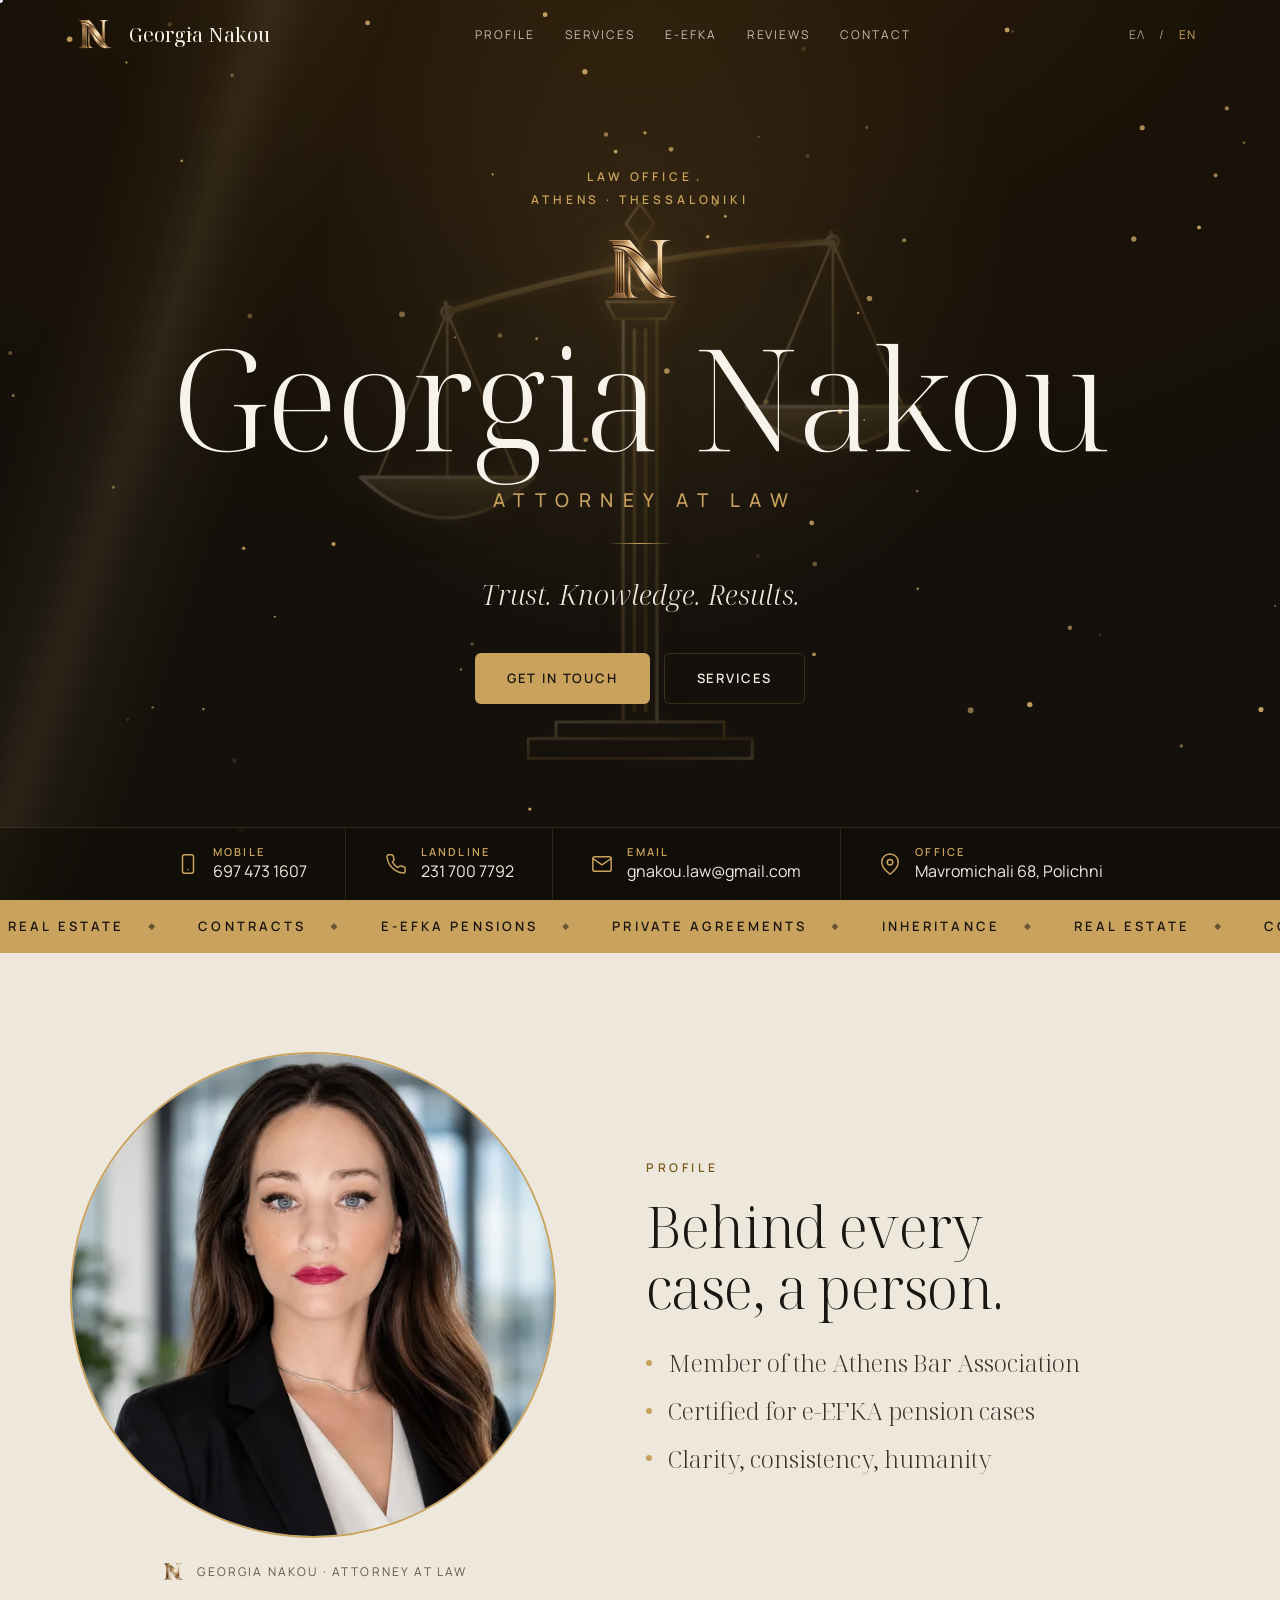
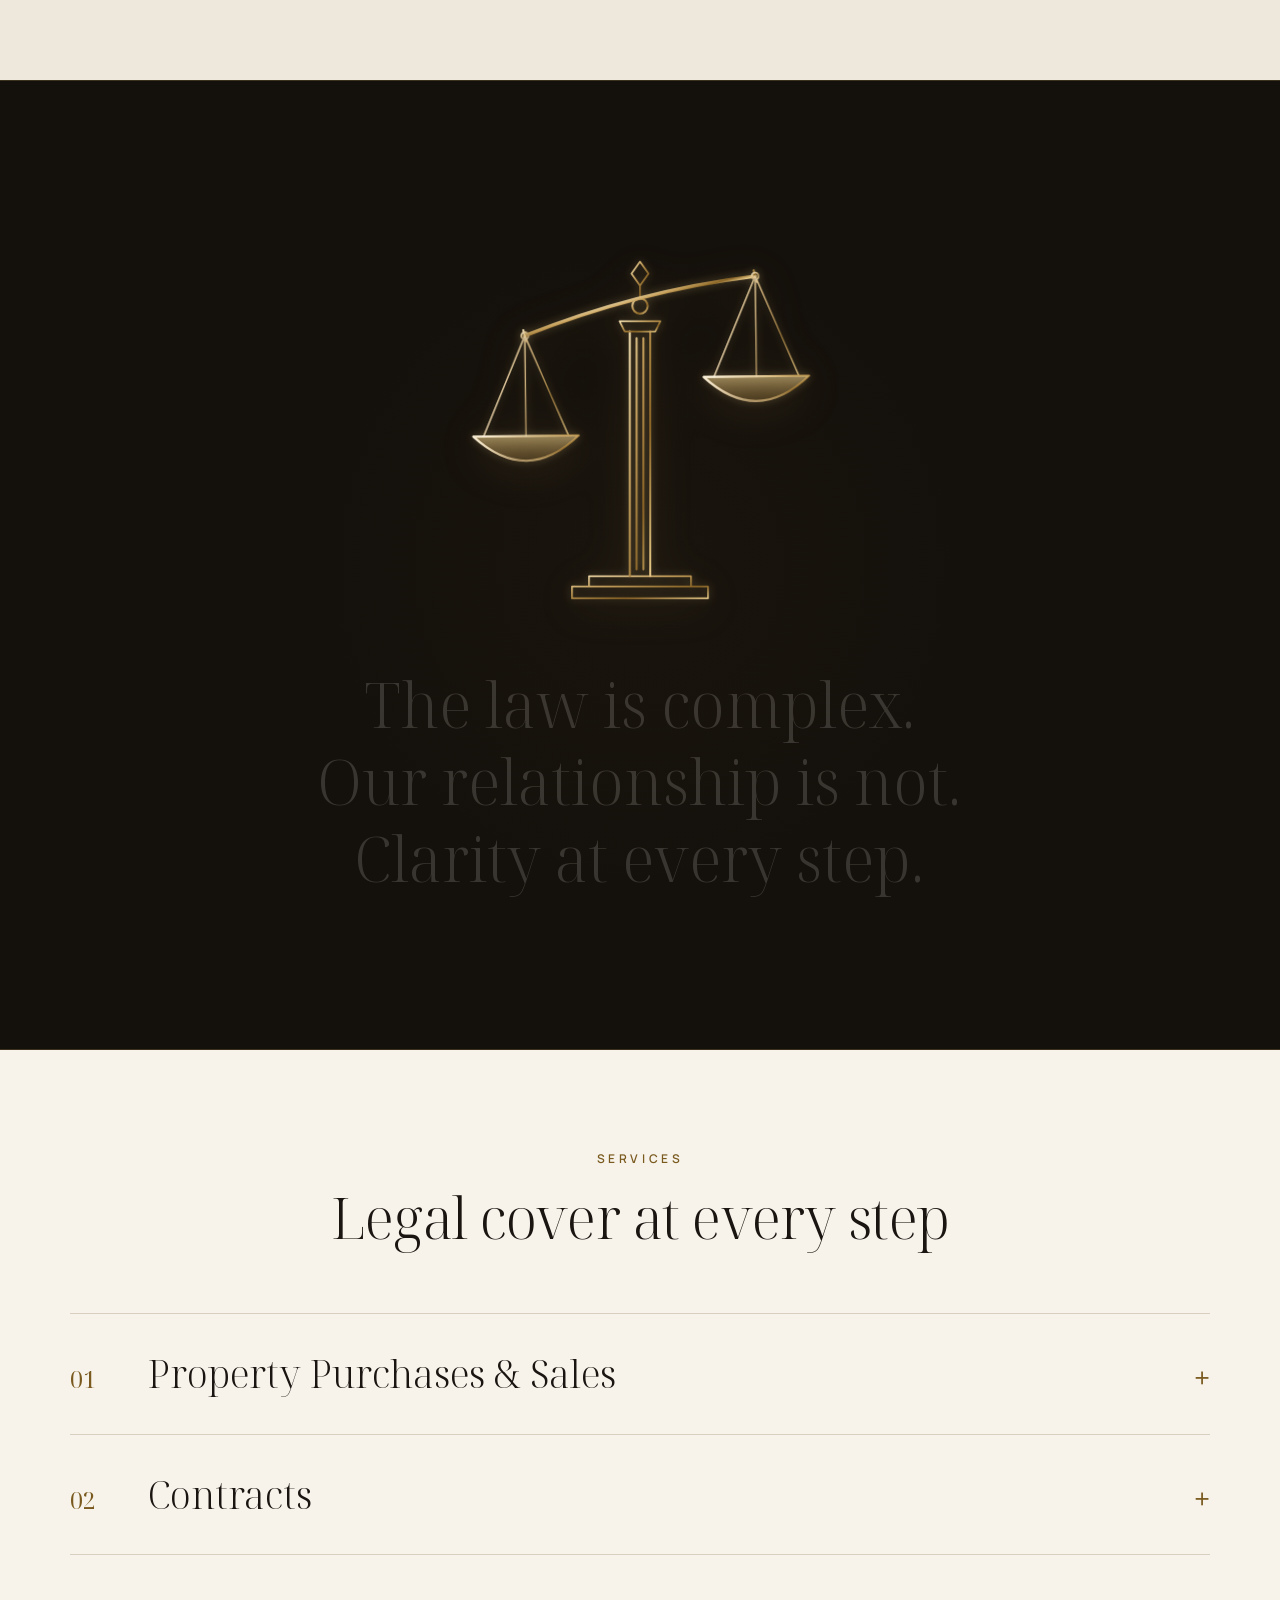
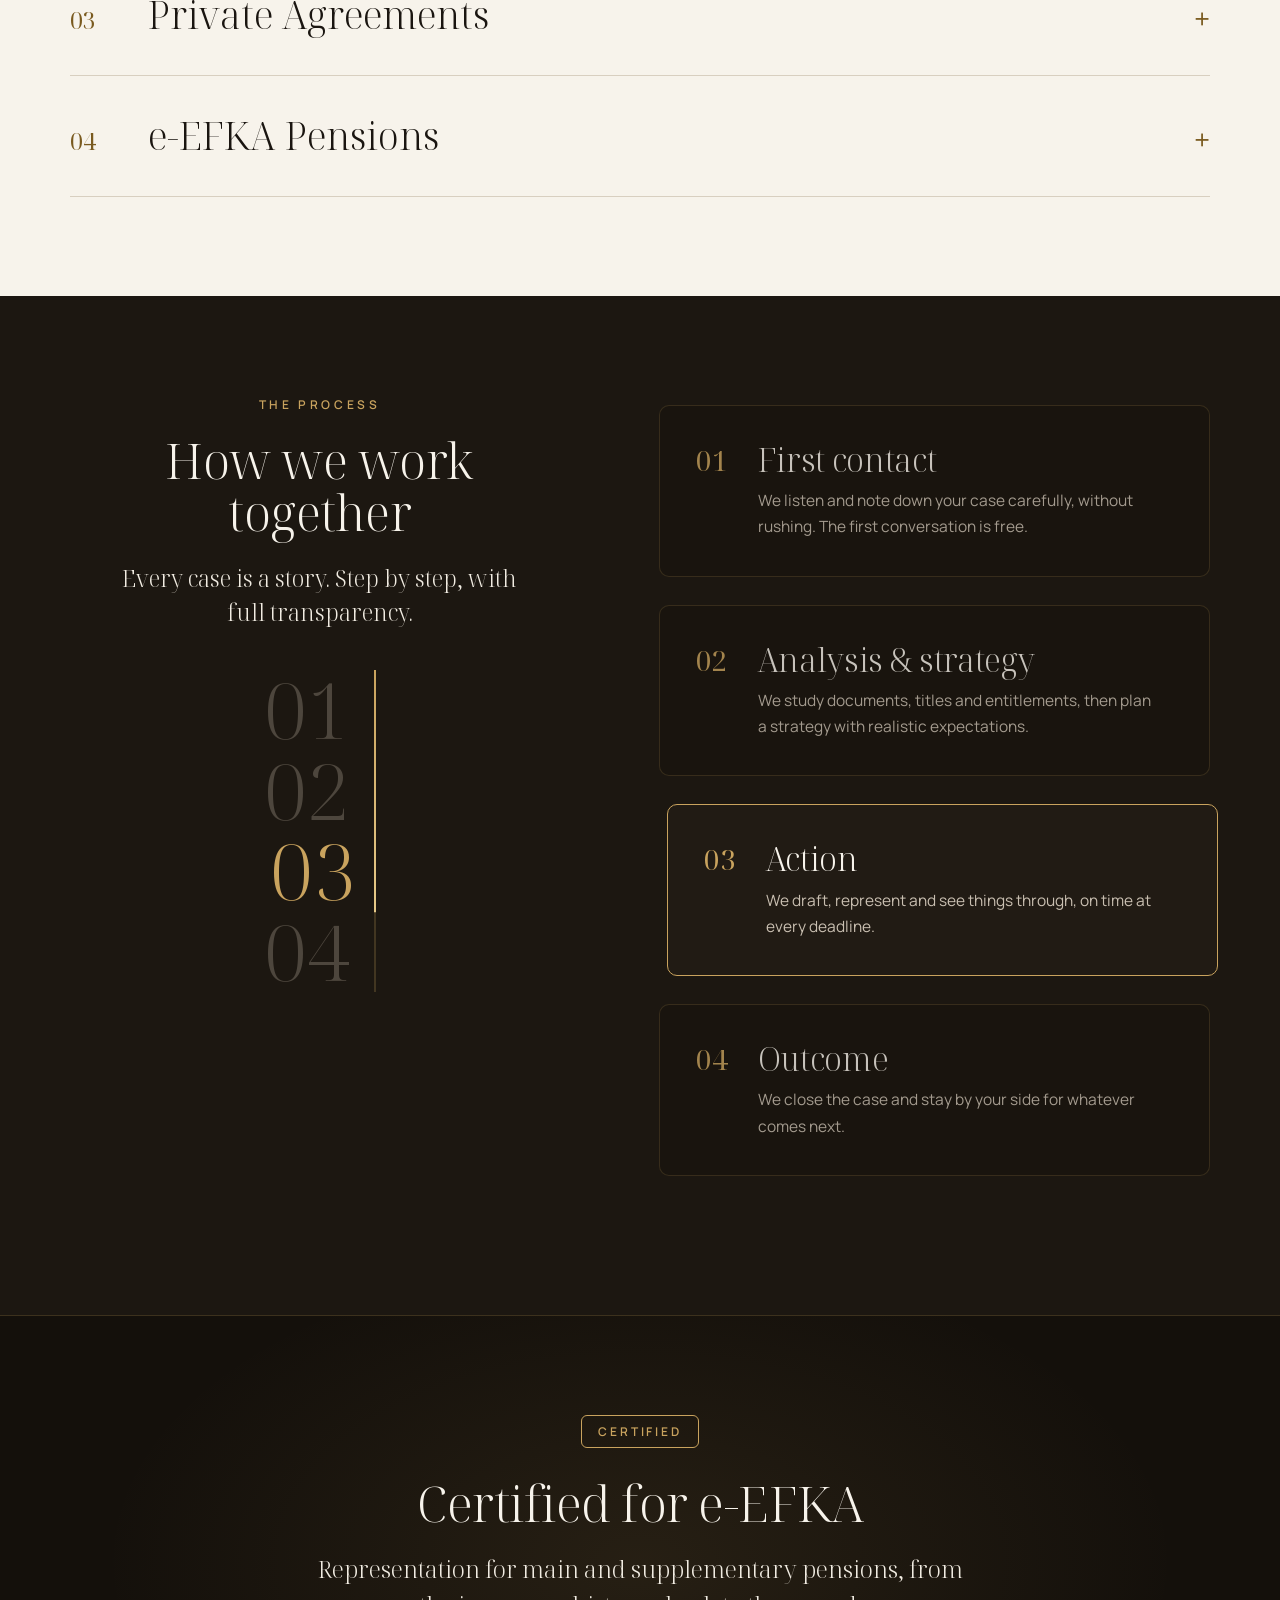
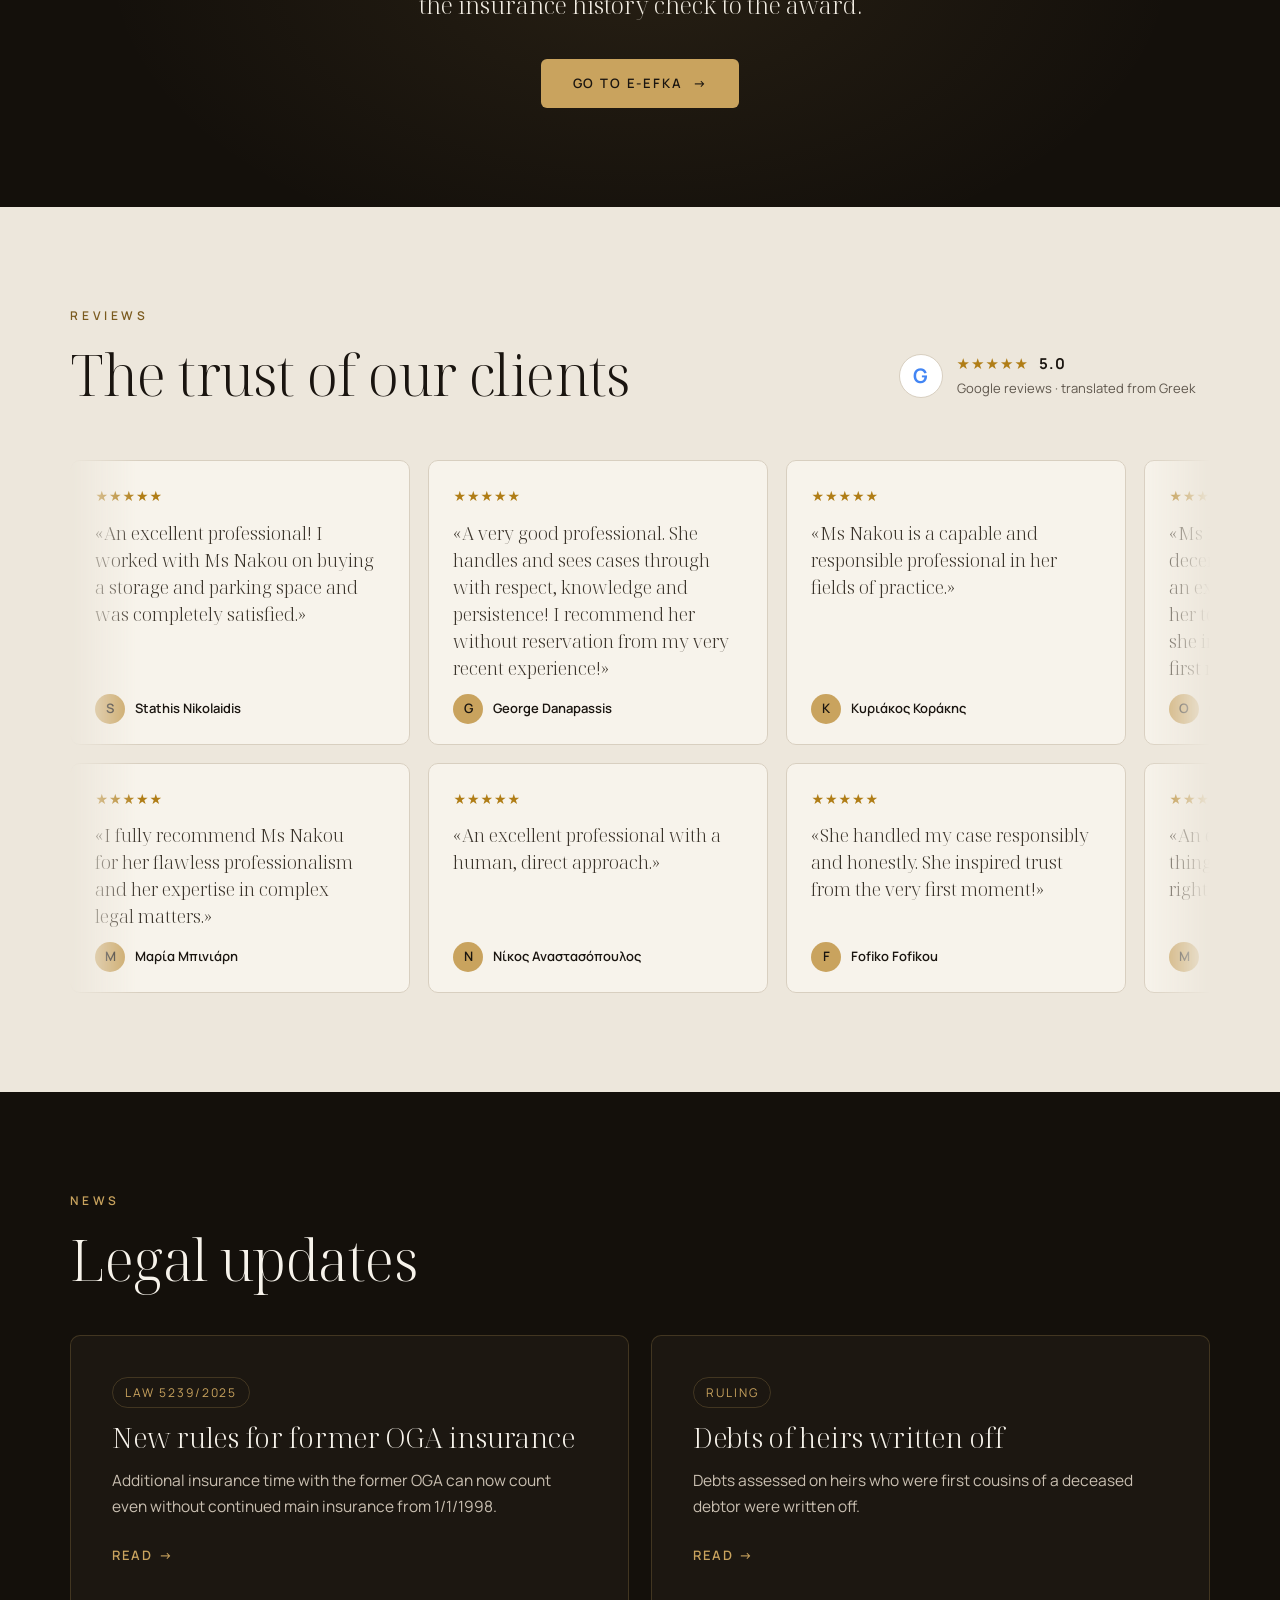
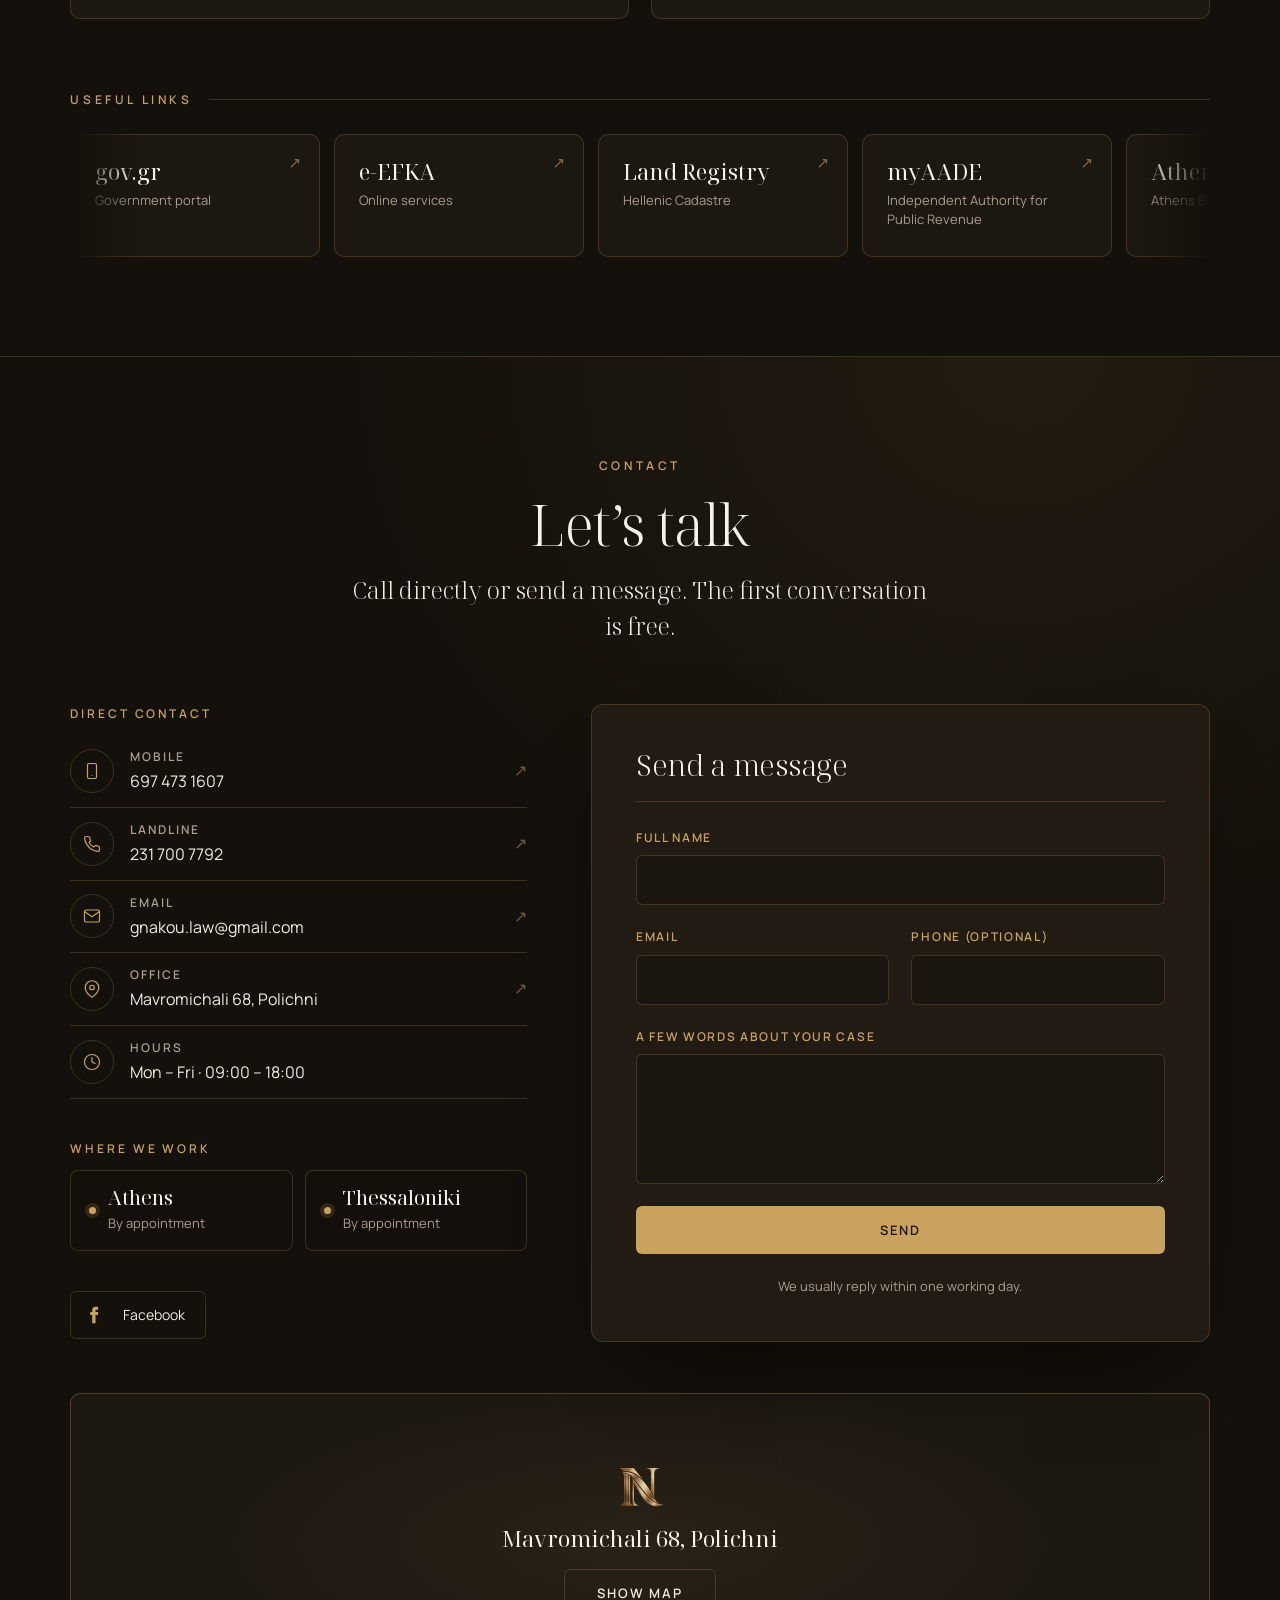
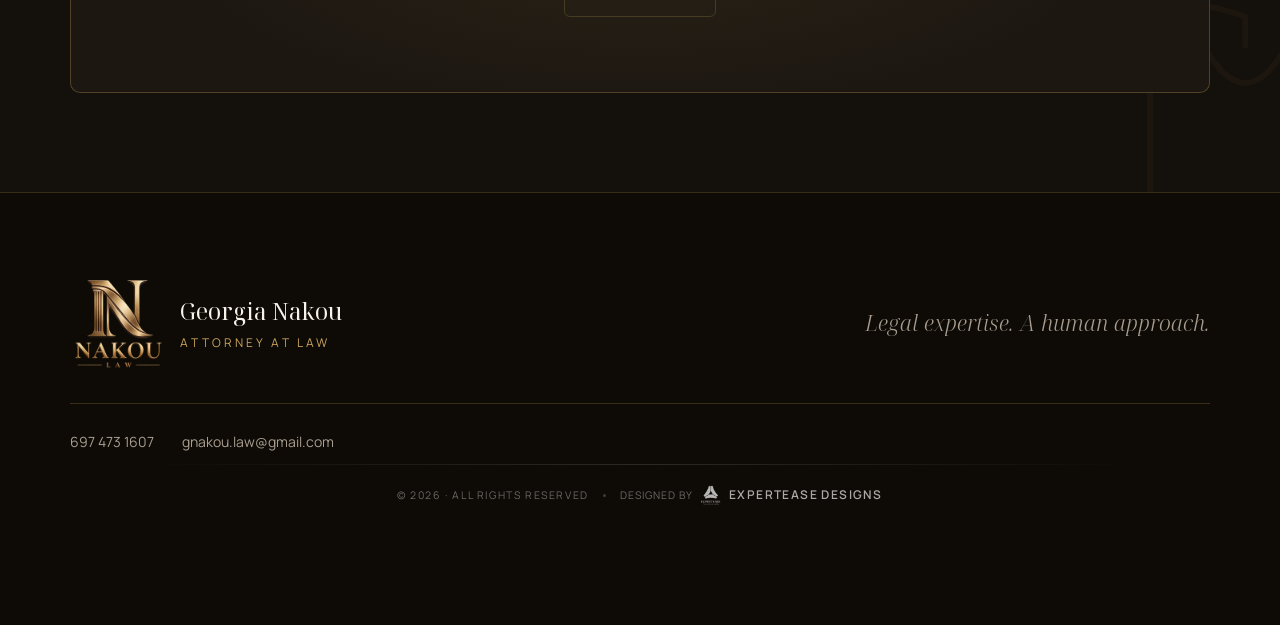
<file: en/index.html>
<!DOCTYPE html>
<html lang="en" data-prerendered="en"><!-- ΠΑΡΑΓΩΓΟ ΑΡΧΕΙΟ — μην το διορθώνεις. Άλλαξε config.js / index.src.html και τρέξε prerender.py (2026-10-07) --><head>
    <meta charset="UTF-8">
    
    
    <script>document.documentElement.className+=' js';if(!matchMedia('(prefers-reduced-motion: reduce)').matches)document.documentElement.classList.add('hl-pre');</script>
    
    <script>
      window.dataLayer = window.dataLayer || [];
      function gtag(){dataLayer.push(arguments);}
      gtag('consent','default',{analytics_storage:'denied',ad_storage:'denied',
        ad_user_data:'denied',ad_personalization:'denied',wait_for_update:500});
    </script>
    <meta name="viewport" content="width=device-width, initial-scale=1.0">
    <title>Georgia Nakou · Lawyer — Athens · Thessaloniki</title>
    <meta name="description" content="Law office of Georgia Nakou. Real estate, contracts, private agreements, e-EFKA pensions. Athens · Thessaloniki.">
    <link rel="canonical" href="https://expertease.eu/nakou/en/">

    <meta property="og:type" content="website">
    <meta property="og:url" content="https://expertease.eu/nakou/en/">
    <meta property="og:locale" content="en_GB">
    <meta property="og:title" content="Georgia Nakou · Lawyer — Athens · Thessaloniki">
    <meta property="og:description" content="Law office of Georgia Nakou. Real estate, contracts, private agreements, e-EFKA pensions. Athens · Thessaloniki.">
    <meta name="twitter:card" content="summary">
    <meta name="twitter:title" content="Georgia Nakou · Lawyer — Athens · Thessaloniki">
    <link rel="icon" href="../favicon.png" type="image/png" sizes="64x64">
    <link rel="apple-touch-icon" href="../apple-touch-icon.png">
    <meta name="theme-color" content="#14100B">

    <link rel="preconnect" href="https://fonts.googleapis.com">
    <link rel="preconnect" href="https://fonts.gstatic.com" crossorigin="">
    
    <link href="https://fonts.googleapis.com/css2?family=Noto+Serif+Display:ital,wght@0,300;0,400;1,300&amp;family=Manrope:wght@400;500;600&amp;display=swap" rel="stylesheet">
    <link rel="stylesheet" href="../styles.css">
    <link rel="stylesheet" href="../hero-letters.css">
    <link rel="stylesheet" href="../zygaria.css">
    <link rel="stylesheet" href="../expertease-credit.css">

    
    <script src="../config.js"></script>
<script type="text/javascript">/**
 * prerender-build.js — τρέχει ΜΕΣΑ στη σελίδα, μόνο από το prerender.py.
 * Δεν ανεβαίνει στον ιστότοπο και δεν φορτώνεται ποτέ από επισκέπτη.
 *
 * Αφού τρέξουν site-init.js + i18n.js για τη γλώσσα `lang`, «παγώνει» το DOM
 * σε στατικό HTML:
 *   - <html lang data-prerendered>, καθαρισμός βοηθητικών κλάσεων
 *   - title / description / canonical / hreflang / OG / Twitter ανά γλώσσα
 *   - JSON-LD @graph από το config.entity (μία οντότητα, όχι διπλές)
 *   - σχετικές διαδρομές σωστές και για την υποσελίδα en/
 *   - οι διακόπτες γλώσσας γίνονται πραγματικοί σύνδεσμοι
 * Επιστρέφει το πλήρες HTML ως συμβολοσειρά.
 */
window.__buildPage = function (lang, opts) {
    'use strict';
    var C = window.SITE_CONFIG, M = C.meta, E = C.entity || {}, P = C.profile;
    var K = lang === 'en' ? 'En' : 'El';
    var other = lang === 'el' ? 'en' : 'el';
    var primary = M.lang || 'el';
    var domain = String(M.domain || '').replace(/^https?:\/\//, '').replace(/\/+$/, '');
    var base = 'https://' + domain + '/';
    function urlFor(l) { return l === primary ? base : base + l + '/'; }
    var depth = lang === primary ? '' : '../';
    var today = opts.today;
    var updated = M.updated || today;
    var doc = document, head = doc.head, root = doc.documentElement;

    function pick(o, k) { return o[k + K] || o[k + 'El'] || o[k] || ''; }
    function strip(h) { var d = doc.createElement('div'); d.innerHTML = h || ''; return (d.textContent || '').replace(/\s+/g, ' ').trim(); }
    function meta(sel, create, attr, val) {
        var m = head.querySelector(sel);
        if (!m) { m = doc.createElement(create.tag); Object.keys(create.attrs).forEach(function (a) { m.setAttribute(a, create.attrs[a]); }); head.appendChild(m); }
        m.setAttribute(attr, val);
        return m;
    }

    /* ── 1. ρίζα ─────────────────────────────────────────────────────────── */
    root.lang = lang;
    root.setAttribute('data-prerendered', lang);
    root.classList.remove('js');
    if (!root.className) root.removeAttribute('class');
    head.querySelectorAll('[data-src-only]').forEach(function (n) { n.remove(); });

    /* ── 2. κεφαλή ───────────────────────────────────────────────────────── */
    var title = strip(M['title' + K] || M.titleEl), desc = strip(M['description' + K] || M.descriptionEl);
    doc.title = title;
    meta('meta[name="description"]', { tag: 'meta', attrs: { name: 'description' } }, 'content', desc);
    meta('link[rel="canonical"]', { tag: 'link', attrs: { rel: 'canonical' } }, 'href', urlFor(lang));
    head.querySelectorAll('link[rel="alternate"][hreflang]').forEach(function (n) { n.remove(); });
    ['el', 'en', 'x-default'].forEach(function (h) {
        var l = doc.createElement('link');
        l.rel = 'alternate'; l.hreflang = h; l.href = urlFor(h === 'x-default' ? primary : h);
        head.appendChild(l);
    });
    meta('meta[property="og:url"]',         { tag: 'meta', attrs: { property: 'og:url' } },         'content', urlFor(lang));
    meta('meta[property="og:title"]',       { tag: 'meta', attrs: { property: 'og:title' } },       'content', title);
    meta('meta[property="og:description"]', { tag: 'meta', attrs: { property: 'og:description' } }, 'content', desc);
    meta('meta[property="og:locale"]',      { tag: 'meta', attrs: { property: 'og:locale' } },      'content', lang === 'en' ? 'en_GB' : 'el_GR');
    meta('meta[property="og:locale:alternate"]', { tag: 'meta', attrs: { property: 'og:locale:alternate' } }, 'content', lang === 'en' ? 'el_GR' : 'en_GB');
    meta('meta[property="og:site_name"]',   { tag: 'meta', attrs: { property: 'og:site_name' } },   'content', strip(pick(E, 'name')) || P['displayName' + K]);
    meta('meta[name="twitter:title"]',       { tag: 'meta', attrs: { name: 'twitter:title' } },       'content', title);
    meta('meta[name="twitter:description"]', { tag: 'meta', attrs: { name: 'twitter:description' } }, 'content', desc);
    var hero = (C.assets.heroSlides || [])[0];
    if (hero) {
        meta('meta[property="og:image"]', { tag: 'meta', attrs: { property: 'og:image' } }, 'content', base + hero);
        var pre = head.querySelector('link[rel="preload"][as="image"]');
        if (pre) pre.setAttribute('href', hero);
    }

    /* ── 3. JSON-LD ──────────────────────────────────────────────────────── */
    head.querySelectorAll('script[type="application/ld+json"]').forEach(function (n) { n.remove(); });
    var bizId = base + '#business', personId = base + '#person', siteId = base + '#website';
    var biz = {
        '@type': E.type || 'LocalBusiness', '@id': bizId,
        name: strip(pick(E, 'name')) || P['displayName' + K],
        url: urlFor(lang),
        telephone: (C.contact.phoneTel || '').replace(/^tel:/, ''),
        email: C.contact.email,
        image: hero ? base + hero : undefined,
        logo: C.assets.logo ? base + C.assets.logo : undefined,
        description: desc,
        founder: { '@id': personId },
        priceRange: E.priceRange || undefined,
        hasMap: E.googleMaps || undefined,
        sameAs: (E.sameAs || []).concat(E.googleMaps ? [E.googleMaps] : []).filter(Boolean),
        openingHours: (E.openingHours || []).length ? E.openingHours : undefined,
    };
    if (E.streetEl || E.street) biz.address = { '@type': 'PostalAddress', streetAddress: pick(E, 'street'),
        addressLocality: pick(E, 'locality'), postalCode: E.postalCode, addressRegion: pick(E, 'region'), addressCountry: E.country || 'GR' };
    if (E.lat != null && E.lng != null) biz.geo = { '@type': 'GeoCoordinates', latitude: E.lat, longitude: E.lng };
    if ((E.areaServed || []).length) biz.areaServed = E.areaServed.map(function (a) {
        var o = { '@type': 'Place', name: a[lang] || a.el };
        if (a.wikidata) o.sameAs = 'https://www.wikidata.org/wiki/' + a.wikidata;
        return o;
    });
    if ((C.services || []).length) biz.hasOfferCatalog = { '@type': 'OfferCatalog', name: strip(lang === 'en' ? 'Services' : 'Υπηρεσίες'),
        itemListElement: C.services.map(function (s) {
            var su = s['url' + K] || s.urlEl || s.urlEn;   /* η σελίδα της υπηρεσίας, αν έχει */
            return { '@type': 'Offer', itemOffered: { '@type': 'Service', name: strip(s['title' + K]), description: strip(s['text' + K]),
                     url: su ? base + su.replace(/^\/+/, '') : undefined,
                     provider: { '@id': bizId }, areaServed: biz.areaServed } };
        }) };
    var EP = E.person || {};
    var person = { '@type': 'Person', '@id': personId, name: P['displayName' + K], jobTitle: strip(P['fullTitle' + K] || P['profession' + K]),
        image: C.assets.photo ? base + C.assets.photo : undefined, worksFor: { '@id': bizId },
        sameAs: (EP.sameAs || []).length ? EP.sameAs : undefined,
        alumniOf: EP.alumniOf ? { '@type': 'CollegeOrUniversity', name: EP.alumniOf } : undefined,
        memberOf: EP.memberOf ? { '@type': 'Organization', name: EP.memberOf } : undefined };
    var creds = EP['credentials' + K] || EP.credentialsEl || [];
    if (creds.length) person.hasCredential = creds.map(function (c) { return { '@type': 'EducationalOccupationalCredential', name: c }; });
    var graph = [biz, person,
        { '@type': 'WebSite', '@id': siteId, url: base, name: biz.name, inLanguage: ['el', 'en'], publisher: { '@id': bizId } },
        { '@type': 'WebPage', '@id': urlFor(lang) + '#webpage', url: urlFor(lang), name: title, description: desc,
          inLanguage: lang, isPartOf: { '@id': siteId }, about: { '@id': bizId }, dateModified: updated }];
    var ld = doc.createElement('script');
    ld.type = 'application/ld+json';
    ld.textContent = JSON.stringify({ '@context': 'https://schema.org', '@graph': graph }, function (k, v) {
        return (v === undefined || v === '' || (Array.isArray(v) && !v.length)) ? undefined : v;
    }, 1);
    head.appendChild(ld);

    /* ── 4. διακόπτες γλώσσας = σύνδεσμοι ───────────────────────────────── */
    doc.querySelectorAll('.lang-btn[data-lang]').forEach(function (a) {
        var l = a.getAttribute('data-lang');
        var target = l === primary ? (depth || './') : (lang === primary ? l + '/' : './');
        if (a.tagName === 'A') a.setAttribute('href', target);
        a.classList.toggle('active', l === lang);
        a.setAttribute('aria-current', l === lang ? 'true' : 'false');
    });

    /* ── 5. σχετικές διαδρομές για την υποσελίδα ─────────────────────────── */
    if (depth) {
        var rel = /^(?![a-z][a-z0-9+.-]*:|\/|#|\.\.\/|data:|\.\/$)/i;
        doc.querySelectorAll('[src],[href],[srcset],[poster]').forEach(function (el) {
            if (el.classList && el.classList.contains('lang-btn')) return;
            ['src', 'href', 'poster'].forEach(function (a) {
                var v = el.getAttribute(a);
                if (v && rel.test(v)) el.setAttribute(a, depth + v);
            });
            var ss = el.getAttribute('srcset');
            if (ss) el.setAttribute('srcset', ss.split(',').map(function (p) {
                p = p.trim(); return rel.test(p) ? depth + p : p; }).join(', '));
        });
        doc.querySelectorAll('[style*="url("]').forEach(function (el) {
            el.setAttribute('style', el.getAttribute('style').replace(/url\((['"]?)(?![a-z]+:|\/|data:)([^'")]+)\1\)/gi,
                function (m, q, u) { return 'url(' + q + depth + u + q + ')'; }));
        });
    }

    /* ── 6. δεν αφήνουμε ίχνη εκτέλεσης ─────────────────────────────────── */
    doc.querySelectorAll('#cc-banner').forEach(function (n) { n.remove(); });
    doc.querySelectorAll('[data-fallback]').forEach(function (n) { n.removeAttribute('data-fallback'); });
    /* σχόλια του αρχείου-πηγής: σε παράγωγο αρχείο παραπλανούν («άλλαξε εδώ…») */
    var w = doc.createTreeWalker(root, NodeFilter.SHOW_COMMENT), cm = [];
    while (w.nextNode()) cm.push(w.currentNode);
    cm.forEach(function (c) { c.remove(); });
    root.insertBefore(doc.createComment(' ΠΑΡΑΓΩΓΟ ΑΡΧΕΙΟ — μην το διορθώνεις. Άλλαξε config.js / index.src.html και τρέξε prerender.py (' + today + ') '), root.firstChild);

    return '<!DOCTYPE html>\n' + root.outerHTML;
};
</script><link rel="alternate" hreflang="el" href="https://expertease.eu/nakou/"><link rel="alternate" hreflang="en" href="https://expertease.eu/nakou/en/"><link rel="alternate" hreflang="x-default" href="https://expertease.eu/nakou/"><meta property="og:locale:alternate" content="el_GR"><meta property="og:site_name" content="Georgia Nakou"><meta name="twitter:description" content="Law office of Georgia Nakou. Real estate, contracts, private agreements, e-EFKA pensions. Athens · Thessaloniki."></head>
<body>

    <a class="skip-link" href="#main" data-i18n="a11y.skip">Skip to content</a>
    <div class="scroll-progress" id="progress" aria-hidden="true"></div>

    
    <svg width="0" height="0" style="position:absolute" aria-hidden="true" focusable="false">
        <symbol id="emb" viewBox="0 0 100 104">
            <g fill="none" stroke="currentColor" stroke-width="1.4" stroke-linecap="round" stroke-linejoin="round">
                <circle cx="50" cy="13" r="2.4"></circle><line x1="50" y1="16" x2="50" y2="86"></line><line x1="40" y1="90" x2="60" y2="90"></line>
                <g class="emblem-beam"><path d="M27 27 Q50 19 73 27"></path><line x1="27" y1="27" x2="27" y2="34"></line><line x1="73" y1="27" x2="73" y2="34"></line>
                <path d="M17 34 Q27 52 37 34"></path><path d="M63 34 Q73 52 83 34"></path></g>
            </g>
        </symbol>
    </svg>

    
    <nav id="nav" class="nav">
        <a href="#top" class="nav-brand">
            <img class="nav-emblem" src="../nakou-monogram-96.webp" alt="" width="48" height="29">
            <span class="nav-brand-name" data-i18n="brand.name">Georgia Nakou</span>
        </a>
        <div class="nav-links" id="navLinks">
            <button class="nav-close" type="button" aria-label="Close menu" data-i18n-aria-label="nav.close"><span aria-hidden="true">×</span></button>
            <a href="#about" data-i18n="nav.about">Profile</a>
            <a href="#services" data-i18n="nav.services">Services</a>
            <a href="#efka" data-i18n="nav.efka">e-EFKA</a>
            <a href="#reviews" data-i18n="nav.reviews">Reviews</a>
            <a href="#contact" class="nav-cta" data-i18n="nav.contact">Contact</a>
        </div>
        <div class="nav-right">
            <div class="lang-toggle" id="langToggle">
                <a class="lang-btn" data-lang="el" href="../" hreflang="el" lang="el" aria-label="Ελληνικά" aria-current="false">ΕΛ</a>
                <span class="lang-sep" aria-hidden="true">/</span>
                <a class="lang-btn active" data-lang="en" href="./" hreflang="en" lang="en" aria-label="English" aria-current="true">EN</a>
            </div>
            <button class="hamburger" id="hamburger" type="button" aria-controls="navLinks" aria-expanded="false" aria-label="Menu" data-i18n-aria-label="nav.menu"><span></span><span></span></button>
        </div>
    </nav>

    <main id="main">

    
    <header class="hero" id="top">
        <canvas class="hero-particles" id="heroParticles" aria-hidden="true"></canvas>
        <div class="hero-beam" aria-hidden="true"></div>
        <div class="hero-beam hero-beam-2" aria-hidden="true"></div>
        <div class="hero-glow" aria-hidden="true"></div>
        <div class="hero-emblem-bg" aria-hidden="true"><div class="zygaria" data-zygaria="" data-zg-tilt="14"></div></div>
        <div class="hero-inner" id="heroInner">
            <p class="hero-badge" data-i18n="hero.badge">Law office
Athens · Thessaloniki</p>
            <img class="hero-emblem" src="../nakou-monogram-200.webp" alt="" width="100" height="60" fetchpriority="high">
            <h1 class="hero-name hl hl-run" data-letters="" data-step="42" style="--hl-step: 42ms;">
                <span class="hl-line" data-i18n="hero.first" data-hl-text="Γεωργία">Georgia</span>
                <span class="hl-line" data-i18n="hero.last" data-hl-text="Νάκου">Nakou</span>
            </h1>
            <p class="hero-role" data-i18n="hero.role">Attorney at Law</p>
            <div class="hero-rule" aria-hidden="true"></div>
            <p class="hero-tag" data-i18n="hero.tagline">Trust. Knowledge. Results.</p>
            <div class="hero-cta-row">
                <a class="btn btn-gold" href="#contact" data-i18n="hero.cta1">Get in touch</a>
                <a class="btn btn-ghost" href="#services" data-i18n="hero.cta2">Services</a>
            </div>
        </div>
        <div class="hero-info" id="heroInfo"><a class="hic" href="tel:+306974731607"><span class="hic-icon" aria-hidden="true"><svg viewBox="0 0 24 24" fill="none" stroke="currentColor" stroke-width="1.6" stroke-linecap="round" stroke-linejoin="round"><rect x="6" y="2" width="12" height="20" rx="2"></rect><line x1="12" y1="18" x2="12.01" y2="18"></line></svg></span><span class="hic-text"><span class="hic-label" data-i18n="contact.mobile">Mobile</span><span class="hic-val">697 473 1607</span></span></a><a class="hic" href="tel:+302317007792"><span class="hic-icon" aria-hidden="true"><svg viewBox="0 0 24 24" fill="none" stroke="currentColor" stroke-width="1.6" stroke-linecap="round" stroke-linejoin="round"><path d="M22 16.92v3a2 2 0 0 1-2.18 2 19.8 19.8 0 0 1-8.63-3.07 19.5 19.5 0 0 1-6-6A19.8 19.8 0 0 1 2.12 4.18 2 2 0 0 1 4.11 2h3a2 2 0 0 1 2 1.72c.13.96.36 1.9.7 2.81a2 2 0 0 1-.45 2.11L8.09 9.91a16 16 0 0 0 6 6l1.27-1.27a2 2 0 0 1 2.11-.45c.91.34 1.85.57 2.81.7A2 2 0 0 1 22 16.92z"></path></svg></span><span class="hic-text"><span class="hic-label" data-i18n="contact.landline">Landline</span><span class="hic-val">231 700 7792</span></span></a><a class="hic" href="mailto:gnakou.law@gmail.com"><span class="hic-icon" aria-hidden="true"><svg viewBox="0 0 24 24" fill="none" stroke="currentColor" stroke-width="1.6" stroke-linecap="round" stroke-linejoin="round"><rect x="2" y="4" width="20" height="16" rx="2"></rect><polyline points="22,6 12,13 2,6"></polyline></svg></span><span class="hic-text"><span class="hic-label" data-i18n="contact.emailLabel">Email</span><span class="hic-val">gnakou.law@gmail.com</span></span></a><a class="hic" href="https://share.google/1sa4DvbyVMADLWPpc" target="_blank" rel="noopener"><span class="hic-icon" aria-hidden="true"><svg viewBox="0 0 24 24" fill="none" stroke="currentColor" stroke-width="1.6" stroke-linecap="round" stroke-linejoin="round"><path d="M21 10c0 7-9 13-9 13S3 17 3 10a9 9 0 0 1 18 0z"></path><circle cx="12" cy="10" r="3"></circle></svg></span><span class="hic-text"><span class="hic-label" data-i18n="contact.addressLabel">Office</span><span class="hic-val" data-i18n="contact.address">Mavromichali 68, Polichni</span></span></a></div>
    </header>

    
    <div class="marquee" aria-hidden="true"><div class="marquee-track" id="marqueeTrack"><span class="marquee-item"><span data-i18n="marquee.m1">Real estate</span><i class="marquee-dot">◆</i></span><span class="marquee-item"><span data-i18n="marquee.m2">Contracts</span><i class="marquee-dot">◆</i></span><span class="marquee-item"><span data-i18n="marquee.m3">e-EFKA pensions</span><i class="marquee-dot">◆</i></span><span class="marquee-item"><span data-i18n="marquee.m4">Private agreements</span><i class="marquee-dot">◆</i></span><span class="marquee-item"><span data-i18n="marquee.m5">Inheritance</span><i class="marquee-dot">◆</i></span><span class="marquee-item"><span data-i18n="marquee.m1">Real estate</span><i class="marquee-dot">◆</i></span><span class="marquee-item"><span data-i18n="marquee.m2">Contracts</span><i class="marquee-dot">◆</i></span><span class="marquee-item"><span data-i18n="marquee.m3">e-EFKA pensions</span><i class="marquee-dot">◆</i></span><span class="marquee-item"><span data-i18n="marquee.m4">Private agreements</span><i class="marquee-dot">◆</i></span><span class="marquee-item"><span data-i18n="marquee.m5">Inheritance</span><i class="marquee-dot">◆</i></span><span class="marquee-item"><span data-i18n="marquee.m1">Real estate</span><i class="marquee-dot">◆</i></span><span class="marquee-item"><span data-i18n="marquee.m2">Contracts</span><i class="marquee-dot">◆</i></span><span class="marquee-item"><span data-i18n="marquee.m3">e-EFKA pensions</span><i class="marquee-dot">◆</i></span><span class="marquee-item"><span data-i18n="marquee.m4">Private agreements</span><i class="marquee-dot">◆</i></span><span class="marquee-item"><span data-i18n="marquee.m5">Inheritance</span><i class="marquee-dot">◆</i></span></div></div>

    
    <section class="section about" id="about">
        <div class="wrap about-grid">
            <div class="about-portrait" data-reveal="">
                <div class="portrait-frame">
                    <img id="portrait" src="../georgia-nakou-960.webp" srcset="../georgia-nakou-560.webp 560w, ../georgia-nakou-960.webp 960w" sizes="(max-width: 860px) 324px, 486px" alt="Georgia Nakou, lawyer" data-i18n-alt="img.person" width="486" height="486" loading="lazy" decoding="async">
                </div>
                <p class="portrait-cap"><img class="cap-emblem" src="../nakou-monogram-96.webp" alt="" width="28" height="17" loading="lazy"><span data-i18n="about.cap">Georgia Nakou · Attorney at Law</span></p>
            </div>
            <div class="about-text">
                <p class="label" data-reveal="" data-i18n="about.label">Profile</p>
                <h2 class="display" data-reveal="" data-i18n="about.heading">Behind every case, a person.</h2>
                <ul class="about-bio-list" id="aboutPoints" data-reveal=""><li class="about-bio-item"><span class="about-bio-bullet" aria-hidden="true"></span><span data-i18n="about.p1">Member of the Athens Bar Association</span></li><li class="about-bio-item"><span class="about-bio-bullet" aria-hidden="true"></span><span data-i18n="about.p2">Certified for e-EFKA pension cases</span></li><li class="about-bio-item"><span class="about-bio-bullet" aria-hidden="true"></span><span data-i18n="about.p3">Clarity, consistency, humanity</span></li></ul>
            </div>
        </div>
    </section>

    
    <section class="manifesto" id="manifesto" aria-labelledby="manifestoText">
        <div class="manifesto-glow" aria-hidden="true"></div>
        <div class="manifesto-zygaria zygaria" data-zygaria="scroll" data-zg-target="#manifesto" data-zg-tilt="18" aria-hidden="true"></div>
        <p class="manifesto-text" id="manifestoText"><span class="mf-row" data-i18n="mf.1">The law is complex.</span> <span class="mf-row" data-i18n="mf.2">Our relationship is not.</span> <span class="mf-row" data-i18n="mf.3">Clarity at every step.</span></p>
    </section>

    
    <section class="section services" id="services">
        <div class="wrap">
            <p class="label" data-reveal="" data-i18n="services.label">Services</p>
            <h2 class="display mb" data-reveal="" data-i18n="services.heading">Legal cover at every step</h2>
            <div class="svc-list" id="servicesList"><div class="svc-item" data-reveal=""><h3 class="svc-h"><button class="svc-row" type="button" aria-expanded="false" aria-controls="svc1"><span class="svc-n" aria-hidden="true">01</span><span class="svc-title" data-i18n="s1.title">Property Purchases &amp; Sales</span><span class="svc-arrow" aria-hidden="true">+</span></button></h3><div class="svc-detail-wrap" id="svc1"><p class="svc-detail" data-i18n="s1.text">Full legal support when buying or selling property: title checks, registration with the Land Registry (Ktimatologio), preliminary and final contracts, and clearing liens and mortgages.</p></div></div><div class="svc-item" data-reveal=""><h3 class="svc-h"><button class="svc-row" type="button" aria-expanded="false" aria-controls="svc2"><span class="svc-n" aria-hidden="true">02</span><span class="svc-title" data-i18n="s2.title">Contracts</span><span class="svc-arrow" aria-hidden="true">+</span></button></h3><div class="svc-detail-wrap" id="svc2"><p class="svc-detail" data-i18n="s2.text">Drafting and legal review of sale, donation, parental gift and loan-for-use contracts, protecting your interests from the first draft to the signature.</p></div></div><div class="svc-item" data-reveal=""><h3 class="svc-h"><button class="svc-row" type="button" aria-expanded="false" aria-controls="svc3"><span class="svc-n" aria-hidden="true">03</span><span class="svc-title" data-i18n="s3.title">Private Agreements</span><span class="svc-arrow" aria-hidden="true">+</span></button></h3><div class="svc-detail-wrap" id="svc3"><p class="svc-detail" data-i18n="s3.text">Commercial agreements, residential and business leases, employment contracts. Written in clear terms, so you know what you are signing and what protects you.</p></div></div><div class="svc-item" data-reveal=""><h3 class="svc-h"><button class="svc-row" type="button" aria-expanded="false" aria-controls="svc4"><span class="svc-n" aria-hidden="true">04</span><span class="svc-title" data-i18n="s4.title">e-EFKA Pensions</span><span class="svc-arrow" aria-hidden="true">+</span></button></h3><div class="svc-detail-wrap" id="svc4"><p class="svc-detail" data-i18n="s4.text">Certified representation for main and supplementary pension applications with e-EFKA: insurance history review, recognition of insured periods and follow-through until the pension is awarded.</p></div></div></div>
        </div>
    </section>

    
    <section class="section journey" id="journey">
        <div class="wrap journey-grid">
            <div class="journey-aside">
                <div class="journey-sticky">
                    <p class="label" data-reveal="" data-i18n="journey.label">The process</p>
                    <h2 class="display on-dark" data-reveal="" data-i18n="journey.heading">How we work together</h2>
                    <p class="journey-intro" data-reveal="" data-i18n="journey.intro">Every case is a story. Step by step, with full transparency.</p>
                    <div class="journey-counter" id="journeyCounter" aria-hidden="true"><div class="jc-num"><span class="jc-n on">01</span><span class="jc-n">02</span><span class="jc-n">03</span><span class="jc-n">04</span></div><div class="jc-bar"><span></span></div></div>
                </div>
            </div>
            <ol class="journey-steps" id="journeySteps"><li class="journey-step on" data-i="0"><span class="js-n" aria-hidden="true">01</span><div class="js-body"><h3 class="js-title" data-i18n="j1.title">First contact</h3><p class="js-desc" data-i18n="j1.text">We listen and note down your case carefully, without rushing. The first conversation is free.</p></div></li><li class="journey-step" data-i="1"><span class="js-n" aria-hidden="true">02</span><div class="js-body"><h3 class="js-title" data-i18n="j2.title">Analysis &amp; strategy</h3><p class="js-desc" data-i18n="j2.text">We study documents, titles and entitlements, then plan a strategy with realistic expectations.</p></div></li><li class="journey-step" data-i="2"><span class="js-n" aria-hidden="true">03</span><div class="js-body"><h3 class="js-title" data-i18n="j3.title">Action</h3><p class="js-desc" data-i18n="j3.text">We draft, represent and see things through, on time at every deadline.</p></div></li><li class="journey-step" data-i="3"><span class="js-n" aria-hidden="true">04</span><div class="js-body"><h3 class="js-title" data-i18n="j4.title">Outcome</h3><p class="js-desc" data-i18n="j4.text">We close the case and stay by your side for whatever comes next.</p></div></li></ol>
        </div>
    </section>

    
    <section class="section efka" id="efka">
        <div class="efka-glow" aria-hidden="true"></div>
        <div class="wrap efka-inner">
            <span class="efka-badge" data-reveal="" data-i18n="efka.badge">Certified</span>
            <h2 class="efka-title" data-reveal="" data-i18n="efka.heading">Certified for e-EFKA</h2>
            <p class="efka-desc" data-reveal="" data-i18n="efka.text">Representation for main and supplementary pensions, from the insurance history check to the award.</p>
            <a class="btn btn-gold" id="efkaLink" href="https://www.e-efka.gov.gr/el/yperesies-e-ephka" target="_blank" rel="noopener" data-reveal=""><span data-i18n="efka.cta">Go to e-EFKA</span> <span class="arr" aria-hidden="true">→</span></a>
        </div>
    </section>

    
    <section class="section reviews" id="reviews">
        <div class="wrap reviews-head">
            <div>
                <p class="label" data-reveal="" data-i18n="reviews.label">Reviews</p>
                <h2 class="display" data-reveal="" data-i18n="reviews.heading">The trust of our clients</h2>
            </div>
            <a class="g-badge" id="gBadge" href="https://share.google/1sa4DvbyVMADLWPpc" target="_blank" rel="noopener" data-reveal="">
                <span class="g-logo" aria-hidden="true">G</span>
                <span><span class="g-stars"><span aria-hidden="true">★★★★★</span> <b>5.0</b></span><span class="g-sub" data-i18n="reviews.sub">Google reviews · translated from Greek</span></span>
            </a>
        </div>
        <div class="rev-rows" id="reviewRows"><div class="rev-rowwrap"><ul class="rev-track "><li class="rev-card"><p class="rev-stars" aria-hidden="true">★★★★★</p><blockquote class="rev-text">«<span data-i18n="rv.1">An excellent professional! I worked with Ms Nakou on buying a storage and parking space and was completely satisfied.</span>»</blockquote><p class="rev-foot"><span class="rev-av" aria-hidden="true">S</span><span class="rev-name" translate="no">Stathis Nikolaidis</span></p></li><li class="rev-card"><p class="rev-stars" aria-hidden="true">★★★★★</p><blockquote class="rev-text">«<span data-i18n="rv.2">A very good professional. She handles and sees cases through with respect, knowledge and persistence! I recommend her without reservation from my very recent experience!</span>»</blockquote><p class="rev-foot"><span class="rev-av" aria-hidden="true">G</span><span class="rev-name" translate="no">George Danapassis</span></p></li><li class="rev-card"><p class="rev-stars" aria-hidden="true">★★★★★</p><blockquote class="rev-text">«<span data-i18n="rv.3">Ms Nakou is a capable and responsible professional in her fields of practice.</span>»</blockquote><p class="rev-foot"><span class="rev-av" aria-hidden="true">Κ</span><span class="rev-name" lang="el" translate="no">Κυριάκος Κοράκης</span></p></li><li class="rev-card"><p class="rev-stars" aria-hidden="true">★★★★★</p><blockquote class="rev-text">«<span data-i18n="rv.4">Ms Nakou is first and foremost a decent HUMAN BEING, and then an excellent professional! I visited her to ask about my pension and she inspired trust from the very first moment!</span>»</blockquote><p class="rev-foot"><span class="rev-av" aria-hidden="true">O</span><span class="rev-name" translate="no">Olga Olgagr</span></p></li><li class="rev-card"><p class="rev-stars" aria-hidden="true">★★★★★</p><blockquote class="rev-text">«<span data-i18n="rv.5">She reminds you there are people behind the profession. From our first meeting I felt she was listening.</span>»</blockquote><p class="rev-foot"><span class="rev-av" aria-hidden="true">S</span><span class="rev-name" translate="no">Sotiris Tseronis</span></p></li><li class="rev-card"><p class="rev-stars" aria-hidden="true">★★★★★</p><blockquote class="rev-text">«<span data-i18n="rv.6">Excellent both as a lawyer and as a person. Her knowledge and professionalism make you feel safe.</span>»</blockquote><p class="rev-foot"><span class="rev-av" aria-hidden="true">P</span><span class="rev-name" translate="no">Psyrri Anthi</span></p></li><li class="rev-card"><p class="rev-stars" aria-hidden="true">★★★★★</p><blockquote class="rev-text">«<span data-i18n="rv.7">You rarely meet professionals who combine knowledge, reliability and humanity. Ms Nakou is one of them!</span>»</blockquote><p class="rev-foot"><span class="rev-av" aria-hidden="true">D</span><span class="rev-name" translate="no">Dimitra P.</span></p></li><li class="rev-card"><p class="rev-stars" aria-hidden="true">★★★★★</p><blockquote class="rev-text">«<span data-i18n="rv.8">Very knowledgeable, kind and always available. My case was resolved quickly and with complete transparency.</span>»</blockquote><p class="rev-foot"><span class="rev-av" aria-hidden="true">D</span><span class="rev-name" translate="no">Dionysis Lytras</span></p></li><li class="rev-card"><p class="rev-stars" aria-hidden="true">★★★★★</p><blockquote class="rev-text">«<span data-i18n="rv.9">A flawless professional, but above all a human being, with empathy and integrity. Every case becomes personal.</span>»</blockquote><p class="rev-foot"><span class="rev-av" aria-hidden="true">G</span><span class="rev-name" translate="no">Georgia Xatzinikolaou</span></p></li><li class="rev-card"><p class="rev-stars" aria-hidden="true">★★★★★</p><blockquote class="rev-text">«<span data-i18n="rv.10">She cared sincerely from the very first moment and explained everything simply and clearly.</span>»</blockquote><p class="rev-foot"><span class="rev-av" aria-hidden="true">Π</span><span class="rev-name" lang="el" translate="no">Παναγιώτης Κωστόπουλος</span></p></li><li class="rev-card"><p class="rev-stars" aria-hidden="true">★★★★★</p><blockquote class="rev-text">«<span data-i18n="rv.11">Excellent as a lawyer and as a person. Always willing to help and answer every question.</span>»</blockquote><p class="rev-foot"><span class="rev-av" aria-hidden="true">M</span><span class="rev-name" translate="no">mary azoykh</span></p></li><li class="rev-card"><p class="rev-stars" aria-hidden="true">★★★★★</p><blockquote class="rev-text">«<span data-i18n="rv.12">Beyond her excellent legal training, she stood out for her humanity and support.</span>»</blockquote><p class="rev-foot"><span class="rev-av" aria-hidden="true">M</span><span class="rev-name" translate="no">Marios Zervos</span></p></li><li class="rev-card"><p class="rev-stars" aria-hidden="true">★★★★★</p><blockquote class="rev-text">«<span data-i18n="rv.13">Professional, reliable and effective! I recommend her without reservation — knowledge and integrity together.</span>»</blockquote><p class="rev-foot"><span class="rev-av" aria-hidden="true">Γ</span><span class="rev-name" lang="el" translate="no">Γιάννης Χατζημήτσος</span></p></li><li class="rev-card"><p class="rev-stars" aria-hidden="true">★★★★★</p><blockquote class="rev-text">«<span data-i18n="rv.14">A professional with knowledge and love for her work. The best lawyer and a wonderful person.</span>»</blockquote><p class="rev-foot"><span class="rev-av" aria-hidden="true">F</span><span class="rev-name" translate="no">f0t</span></p></li><li class="rev-card"><p class="rev-stars" aria-hidden="true">★★★★★</p><blockquote class="rev-text">«<span data-i18n="rv.15">I was lucky to finally work with a real professional. Cheerful, patient and always available.</span>»</blockquote><p class="rev-foot"><span class="rev-av" aria-hidden="true">Φ</span><span class="rev-name" lang="el" translate="no">Φωτεινή Κωστοπούλου</span></p></li><li class="rev-card"><p class="rev-stars" aria-hidden="true">★★★★★</p><blockquote class="rev-text">«<span data-i18n="rv.16">I worked with her on a serious case and was completely satisfied. Professional, prompt and effective.</span>»</blockquote><p class="rev-foot"><span class="rev-av" aria-hidden="true">K</span><span class="rev-name" translate="no">Kostas Kechagias</span></p></li><li class="rev-card"><p class="rev-stars" aria-hidden="true">★★★★★</p><blockquote class="rev-text">«<span data-i18n="rv.17">Excellent in her field. Thoroughly trained and always in touch about every development.</span>»</blockquote><p class="rev-foot"><span class="rev-av" aria-hidden="true">Γ</span><span class="rev-name" lang="el" translate="no">Γιώργος Φουρλάς</span></p></li><li class="rev-card"><p class="rev-stars" aria-hidden="true">★★★★★</p><blockquote class="rev-text">«<span data-i18n="rv.18">Punctual, willing to listen and to guide you with the right advice. Flawless.</span>»</blockquote><p class="rev-foot"><span class="rev-av" aria-hidden="true">A</span><span class="rev-name" translate="no">Antriana Gkika</span></p></li><li class="rev-card"><p class="rev-stars" aria-hidden="true">★★★★★</p><blockquote class="rev-text">«<span data-i18n="rv.19">An excellent, well-trained lawyer, willing to answer every question. In short, a flawless professional.</span>»</blockquote><p class="rev-foot"><span class="rev-av" aria-hidden="true">E</span><span class="rev-name" translate="no">eleni al</span></p></li><li class="rev-card"><p class="rev-stars" aria-hidden="true">★★★★★</p><blockquote class="rev-text">«<span data-i18n="rv.20">A flawless lawyer! Top of her field, patient and understanding, always on the client’s side!</span>»</blockquote><p class="rev-foot"><span class="rev-av" aria-hidden="true">D</span><span class="rev-name" translate="no">Dimitris Giagiwtis</span></p></li><li class="rev-card" aria-hidden="true"><p class="rev-stars" aria-hidden="true">★★★★★</p><blockquote class="rev-text">«<span data-i18n="rv.1">An excellent professional! I worked with Ms Nakou on buying a storage and parking space and was completely satisfied.</span>»</blockquote><p class="rev-foot"><span class="rev-av" aria-hidden="true">S</span><span class="rev-name" translate="no">Stathis Nikolaidis</span></p></li><li class="rev-card" aria-hidden="true"><p class="rev-stars" aria-hidden="true">★★★★★</p><blockquote class="rev-text">«<span data-i18n="rv.2">A very good professional. She handles and sees cases through with respect, knowledge and persistence! I recommend her without reservation from my very recent experience!</span>»</blockquote><p class="rev-foot"><span class="rev-av" aria-hidden="true">G</span><span class="rev-name" translate="no">George Danapassis</span></p></li><li class="rev-card" aria-hidden="true"><p class="rev-stars" aria-hidden="true">★★★★★</p><blockquote class="rev-text">«<span data-i18n="rv.3">Ms Nakou is a capable and responsible professional in her fields of practice.</span>»</blockquote><p class="rev-foot"><span class="rev-av" aria-hidden="true">Κ</span><span class="rev-name" lang="el" translate="no">Κυριάκος Κοράκης</span></p></li><li class="rev-card" aria-hidden="true"><p class="rev-stars" aria-hidden="true">★★★★★</p><blockquote class="rev-text">«<span data-i18n="rv.4">Ms Nakou is first and foremost a decent HUMAN BEING, and then an excellent professional! I visited her to ask about my pension and she inspired trust from the very first moment!</span>»</blockquote><p class="rev-foot"><span class="rev-av" aria-hidden="true">O</span><span class="rev-name" translate="no">Olga Olgagr</span></p></li><li class="rev-card" aria-hidden="true"><p class="rev-stars" aria-hidden="true">★★★★★</p><blockquote class="rev-text">«<span data-i18n="rv.5">She reminds you there are people behind the profession. From our first meeting I felt she was listening.</span>»</blockquote><p class="rev-foot"><span class="rev-av" aria-hidden="true">S</span><span class="rev-name" translate="no">Sotiris Tseronis</span></p></li><li class="rev-card" aria-hidden="true"><p class="rev-stars" aria-hidden="true">★★★★★</p><blockquote class="rev-text">«<span data-i18n="rv.6">Excellent both as a lawyer and as a person. Her knowledge and professionalism make you feel safe.</span>»</blockquote><p class="rev-foot"><span class="rev-av" aria-hidden="true">P</span><span class="rev-name" translate="no">Psyrri Anthi</span></p></li><li class="rev-card" aria-hidden="true"><p class="rev-stars" aria-hidden="true">★★★★★</p><blockquote class="rev-text">«<span data-i18n="rv.7">You rarely meet professionals who combine knowledge, reliability and humanity. Ms Nakou is one of them!</span>»</blockquote><p class="rev-foot"><span class="rev-av" aria-hidden="true">D</span><span class="rev-name" translate="no">Dimitra P.</span></p></li><li class="rev-card" aria-hidden="true"><p class="rev-stars" aria-hidden="true">★★★★★</p><blockquote class="rev-text">«<span data-i18n="rv.8">Very knowledgeable, kind and always available. My case was resolved quickly and with complete transparency.</span>»</blockquote><p class="rev-foot"><span class="rev-av" aria-hidden="true">D</span><span class="rev-name" translate="no">Dionysis Lytras</span></p></li><li class="rev-card" aria-hidden="true"><p class="rev-stars" aria-hidden="true">★★★★★</p><blockquote class="rev-text">«<span data-i18n="rv.9">A flawless professional, but above all a human being, with empathy and integrity. Every case becomes personal.</span>»</blockquote><p class="rev-foot"><span class="rev-av" aria-hidden="true">G</span><span class="rev-name" translate="no">Georgia Xatzinikolaou</span></p></li><li class="rev-card" aria-hidden="true"><p class="rev-stars" aria-hidden="true">★★★★★</p><blockquote class="rev-text">«<span data-i18n="rv.10">She cared sincerely from the very first moment and explained everything simply and clearly.</span>»</blockquote><p class="rev-foot"><span class="rev-av" aria-hidden="true">Π</span><span class="rev-name" lang="el" translate="no">Παναγιώτης Κωστόπουλος</span></p></li><li class="rev-card" aria-hidden="true"><p class="rev-stars" aria-hidden="true">★★★★★</p><blockquote class="rev-text">«<span data-i18n="rv.11">Excellent as a lawyer and as a person. Always willing to help and answer every question.</span>»</blockquote><p class="rev-foot"><span class="rev-av" aria-hidden="true">M</span><span class="rev-name" translate="no">mary azoykh</span></p></li><li class="rev-card" aria-hidden="true"><p class="rev-stars" aria-hidden="true">★★★★★</p><blockquote class="rev-text">«<span data-i18n="rv.12">Beyond her excellent legal training, she stood out for her humanity and support.</span>»</blockquote><p class="rev-foot"><span class="rev-av" aria-hidden="true">M</span><span class="rev-name" translate="no">Marios Zervos</span></p></li><li class="rev-card" aria-hidden="true"><p class="rev-stars" aria-hidden="true">★★★★★</p><blockquote class="rev-text">«<span data-i18n="rv.13">Professional, reliable and effective! I recommend her without reservation — knowledge and integrity together.</span>»</blockquote><p class="rev-foot"><span class="rev-av" aria-hidden="true">Γ</span><span class="rev-name" lang="el" translate="no">Γιάννης Χατζημήτσος</span></p></li><li class="rev-card" aria-hidden="true"><p class="rev-stars" aria-hidden="true">★★★★★</p><blockquote class="rev-text">«<span data-i18n="rv.14">A professional with knowledge and love for her work. The best lawyer and a wonderful person.</span>»</blockquote><p class="rev-foot"><span class="rev-av" aria-hidden="true">F</span><span class="rev-name" translate="no">f0t</span></p></li><li class="rev-card" aria-hidden="true"><p class="rev-stars" aria-hidden="true">★★★★★</p><blockquote class="rev-text">«<span data-i18n="rv.15">I was lucky to finally work with a real professional. Cheerful, patient and always available.</span>»</blockquote><p class="rev-foot"><span class="rev-av" aria-hidden="true">Φ</span><span class="rev-name" lang="el" translate="no">Φωτεινή Κωστοπούλου</span></p></li><li class="rev-card" aria-hidden="true"><p class="rev-stars" aria-hidden="true">★★★★★</p><blockquote class="rev-text">«<span data-i18n="rv.16">I worked with her on a serious case and was completely satisfied. Professional, prompt and effective.</span>»</blockquote><p class="rev-foot"><span class="rev-av" aria-hidden="true">K</span><span class="rev-name" translate="no">Kostas Kechagias</span></p></li><li class="rev-card" aria-hidden="true"><p class="rev-stars" aria-hidden="true">★★★★★</p><blockquote class="rev-text">«<span data-i18n="rv.17">Excellent in her field. Thoroughly trained and always in touch about every development.</span>»</blockquote><p class="rev-foot"><span class="rev-av" aria-hidden="true">Γ</span><span class="rev-name" lang="el" translate="no">Γιώργος Φουρλάς</span></p></li><li class="rev-card" aria-hidden="true"><p class="rev-stars" aria-hidden="true">★★★★★</p><blockquote class="rev-text">«<span data-i18n="rv.18">Punctual, willing to listen and to guide you with the right advice. Flawless.</span>»</blockquote><p class="rev-foot"><span class="rev-av" aria-hidden="true">A</span><span class="rev-name" translate="no">Antriana Gkika</span></p></li><li class="rev-card" aria-hidden="true"><p class="rev-stars" aria-hidden="true">★★★★★</p><blockquote class="rev-text">«<span data-i18n="rv.19">An excellent, well-trained lawyer, willing to answer every question. In short, a flawless professional.</span>»</blockquote><p class="rev-foot"><span class="rev-av" aria-hidden="true">E</span><span class="rev-name" translate="no">eleni al</span></p></li><li class="rev-card" aria-hidden="true"><p class="rev-stars" aria-hidden="true">★★★★★</p><blockquote class="rev-text">«<span data-i18n="rv.20">A flawless lawyer! Top of her field, patient and understanding, always on the client’s side!</span>»</blockquote><p class="rev-foot"><span class="rev-av" aria-hidden="true">D</span><span class="rev-name" translate="no">Dimitris Giagiwtis</span></p></li></ul></div><div class="rev-rowwrap"><ul class="rev-track rev"><li class="rev-card"><p class="rev-stars" aria-hidden="true">★★★★★</p><blockquote class="rev-text">«<span data-i18n="rv.21">I fully recommend Ms Nakou for her flawless professionalism and her expertise in complex legal matters.</span>»</blockquote><p class="rev-foot"><span class="rev-av" aria-hidden="true">Μ</span><span class="rev-name" lang="el" translate="no">Μαρία Μπινιάρη</span></p></li><li class="rev-card"><p class="rev-stars" aria-hidden="true">★★★★★</p><blockquote class="rev-text">«<span data-i18n="rv.22">An excellent professional with a human, direct approach.</span>»</blockquote><p class="rev-foot"><span class="rev-av" aria-hidden="true">Ν</span><span class="rev-name" lang="el" translate="no">Νίκος Αναστασόπουλος</span></p></li><li class="rev-card"><p class="rev-stars" aria-hidden="true">★★★★★</p><blockquote class="rev-text">«<span data-i18n="rv.23">She handled my case responsibly and honestly. She inspired trust from the very first moment!</span>»</blockquote><p class="rev-foot"><span class="rev-av" aria-hidden="true">F</span><span class="rev-name" translate="no">Fofiko Fofikou</span></p></li><li class="rev-card"><p class="rev-stars" aria-hidden="true">★★★★★</p><blockquote class="rev-text">«<span data-i18n="rv.24">An excellent lawyer who explains things well. She handled our case right away. Thank you!</span>»</blockquote><p class="rev-foot"><span class="rev-av" aria-hidden="true">Μ</span><span class="rev-name" lang="el" translate="no">Μιλτιάδης Τσαλκιτζής</span></p></li><li class="rev-card"><p class="rev-stars" aria-hidden="true">★★★★★</p><blockquote class="rev-text">«<span data-i18n="rv.25">She answered every question and spared me any hassle. Fantastic service, thank you very much!</span>»</blockquote><p class="rev-foot"><span class="rev-av" aria-hidden="true">Θ</span><span class="rev-name" lang="el" translate="no">Θεοδώρα Κετάνη</span></p></li><li class="rev-card"><p class="rev-stars" aria-hidden="true">★★★★★</p><blockquote class="rev-text">«<span data-i18n="rv.26">Excellent service, very professional and knowledgeable, and above all humane.</span>»</blockquote><p class="rev-foot"><span class="rev-av" aria-hidden="true">K</span><span class="rev-name" translate="no">kiki vag</span></p></li><li class="rev-card"><p class="rev-stars" aria-hidden="true">★★★★★</p><blockquote class="rev-text">«<span data-i18n="rv.27">An excellent lawyer! Flawless work, always punctual, responsible and quick to respond.</span>»</blockquote><p class="rev-foot"><span class="rev-av" aria-hidden="true">A</span><span class="rev-name" translate="no">A-KAPA</span></p></li><li class="rev-card"><p class="rev-stars" aria-hidden="true">★★★★★</p><blockquote class="rev-text">«<span data-i18n="rv.28">An excellent professional and an empathetic person.</span>»</blockquote><p class="rev-foot"><span class="rev-av" aria-hidden="true">E</span><span class="rev-name" translate="no">Eleni Stonikou</span></p></li><li class="rev-card"><p class="rev-stars" aria-hidden="true">★★★★★</p><blockquote class="rev-text">«<span data-i18n="rv.29">Excellent, with an incredible breadth of legal knowledge.</span>»</blockquote><p class="rev-foot"><span class="rev-av" aria-hidden="true">V</span><span class="rev-name" translate="no">Vasilis Michopoulos</span></p></li><li class="rev-card"><p class="rev-stars" aria-hidden="true">★★★★★</p><blockquote class="rev-text">«<span data-i18n="rv.30">She helped me responsibly, consistently and with real interest. She showed deep knowledge from the start.</span>»</blockquote><p class="rev-foot"><span class="rev-av" aria-hidden="true">G</span><span class="rev-name" translate="no">Georgia Rentzou</span></p></li><li class="rev-card"><p class="rev-stars" aria-hidden="true">★★★★★</p><blockquote class="rev-text">«<span data-i18n="rv.31">She knows exactly how to steer you in the right direction. I would give 10 stars if I could!</span>»</blockquote><p class="rev-foot"><span class="rev-av" aria-hidden="true">E</span><span class="rev-name" translate="no">Evanggelia Danapasi</span></p></li><li class="rev-card"><p class="rev-stars" aria-hidden="true">★★★★★</p><blockquote class="rev-text">«<span data-i18n="rv.32">Luckily our neighbourhood has a lawyer like her!</span>»</blockquote><p class="rev-foot"><span class="rev-av" aria-hidden="true">M</span><span class="rev-name" translate="no">Mpetso Mpetso</span></p></li><li class="rev-card"><p class="rev-stars" aria-hidden="true">★★★★★</p><blockquote class="rev-text">«<span data-i18n="rv.33">An excellent lawyer and an amazing person!</span>»</blockquote><p class="rev-foot"><span class="rev-av" aria-hidden="true">F</span><span class="rev-name" translate="no">Fay Bet</span></p></li><li class="rev-card"><p class="rev-stars" aria-hidden="true">★★★★★</p><blockquote class="rev-text">«<span data-i18n="rv.34">Knowledgeable and ready to answer any question. I recommend her without reservation!</span>»</blockquote><p class="rev-foot"><span class="rev-av" aria-hidden="true">B</span><span class="rev-name" translate="no">Bariemai Pouzw</span></p></li><li class="rev-card"><p class="rev-stars" aria-hidden="true">★★★★★</p><blockquote class="rev-text">«<span data-i18n="rv.35">An excellent, experienced professional!</span>»</blockquote><p class="rev-foot"><span class="rev-av" aria-hidden="true">E</span><span class="rev-name" translate="no">efstathia azouki</span></p></li><li class="rev-card"><p class="rev-stars" aria-hidden="true">★★★★★</p><blockquote class="rev-text">«<span data-i18n="rv.36">A flawless professional! By our side in everything! Thank you so much!</span>»</blockquote><p class="rev-foot"><span class="rev-av" aria-hidden="true">E</span><span class="rev-name" translate="no">eirini pavlidou</span></p></li><li class="rev-card"><p class="rev-stars" aria-hidden="true">★★★★★</p><blockquote class="rev-text">«<span data-i18n="rv.37">Prompt, flawless service! Highly recommended!</span>»</blockquote><p class="rev-foot"><span class="rev-av" aria-hidden="true">Δ</span><span class="rev-name" lang="el" translate="no">Δέσποινα Θεοφανίδου</span></p></li><li class="rev-card"><p class="rev-stars" aria-hidden="true">★★★★★</p><blockquote class="rev-text">«<span data-i18n="rv.38">An amazing professional! She stands out for her knowledge, which she explains with great patience.</span>»</blockquote><p class="rev-foot"><span class="rev-av" aria-hidden="true">Α</span><span class="rev-name" lang="el" translate="no">Αθηνά Κιοσέογλου</span></p></li><li class="rev-card"><p class="rev-stars" aria-hidden="true">★★★★★</p><blockquote class="rev-text">«<span data-i18n="rv.39">After a bad first experience with another lawyer, Ms Nakou took responsible charge of our property purchase.</span>»</blockquote><p class="rev-foot"><span class="rev-av" aria-hidden="true">Ν</span><span class="rev-name" lang="el" translate="no">Νικόλαος Αζ.</span></p></li><li class="rev-card" aria-hidden="true"><p class="rev-stars" aria-hidden="true">★★★★★</p><blockquote class="rev-text">«<span data-i18n="rv.21">I fully recommend Ms Nakou for her flawless professionalism and her expertise in complex legal matters.</span>»</blockquote><p class="rev-foot"><span class="rev-av" aria-hidden="true">Μ</span><span class="rev-name" lang="el" translate="no">Μαρία Μπινιάρη</span></p></li><li class="rev-card" aria-hidden="true"><p class="rev-stars" aria-hidden="true">★★★★★</p><blockquote class="rev-text">«<span data-i18n="rv.22">An excellent professional with a human, direct approach.</span>»</blockquote><p class="rev-foot"><span class="rev-av" aria-hidden="true">Ν</span><span class="rev-name" lang="el" translate="no">Νίκος Αναστασόπουλος</span></p></li><li class="rev-card" aria-hidden="true"><p class="rev-stars" aria-hidden="true">★★★★★</p><blockquote class="rev-text">«<span data-i18n="rv.23">She handled my case responsibly and honestly. She inspired trust from the very first moment!</span>»</blockquote><p class="rev-foot"><span class="rev-av" aria-hidden="true">F</span><span class="rev-name" translate="no">Fofiko Fofikou</span></p></li><li class="rev-card" aria-hidden="true"><p class="rev-stars" aria-hidden="true">★★★★★</p><blockquote class="rev-text">«<span data-i18n="rv.24">An excellent lawyer who explains things well. She handled our case right away. Thank you!</span>»</blockquote><p class="rev-foot"><span class="rev-av" aria-hidden="true">Μ</span><span class="rev-name" lang="el" translate="no">Μιλτιάδης Τσαλκιτζής</span></p></li><li class="rev-card" aria-hidden="true"><p class="rev-stars" aria-hidden="true">★★★★★</p><blockquote class="rev-text">«<span data-i18n="rv.25">She answered every question and spared me any hassle. Fantastic service, thank you very much!</span>»</blockquote><p class="rev-foot"><span class="rev-av" aria-hidden="true">Θ</span><span class="rev-name" lang="el" translate="no">Θεοδώρα Κετάνη</span></p></li><li class="rev-card" aria-hidden="true"><p class="rev-stars" aria-hidden="true">★★★★★</p><blockquote class="rev-text">«<span data-i18n="rv.26">Excellent service, very professional and knowledgeable, and above all humane.</span>»</blockquote><p class="rev-foot"><span class="rev-av" aria-hidden="true">K</span><span class="rev-name" translate="no">kiki vag</span></p></li><li class="rev-card" aria-hidden="true"><p class="rev-stars" aria-hidden="true">★★★★★</p><blockquote class="rev-text">«<span data-i18n="rv.27">An excellent lawyer! Flawless work, always punctual, responsible and quick to respond.</span>»</blockquote><p class="rev-foot"><span class="rev-av" aria-hidden="true">A</span><span class="rev-name" translate="no">A-KAPA</span></p></li><li class="rev-card" aria-hidden="true"><p class="rev-stars" aria-hidden="true">★★★★★</p><blockquote class="rev-text">«<span data-i18n="rv.28">An excellent professional and an empathetic person.</span>»</blockquote><p class="rev-foot"><span class="rev-av" aria-hidden="true">E</span><span class="rev-name" translate="no">Eleni Stonikou</span></p></li><li class="rev-card" aria-hidden="true"><p class="rev-stars" aria-hidden="true">★★★★★</p><blockquote class="rev-text">«<span data-i18n="rv.29">Excellent, with an incredible breadth of legal knowledge.</span>»</blockquote><p class="rev-foot"><span class="rev-av" aria-hidden="true">V</span><span class="rev-name" translate="no">Vasilis Michopoulos</span></p></li><li class="rev-card" aria-hidden="true"><p class="rev-stars" aria-hidden="true">★★★★★</p><blockquote class="rev-text">«<span data-i18n="rv.30">She helped me responsibly, consistently and with real interest. She showed deep knowledge from the start.</span>»</blockquote><p class="rev-foot"><span class="rev-av" aria-hidden="true">G</span><span class="rev-name" translate="no">Georgia Rentzou</span></p></li><li class="rev-card" aria-hidden="true"><p class="rev-stars" aria-hidden="true">★★★★★</p><blockquote class="rev-text">«<span data-i18n="rv.31">She knows exactly how to steer you in the right direction. I would give 10 stars if I could!</span>»</blockquote><p class="rev-foot"><span class="rev-av" aria-hidden="true">E</span><span class="rev-name" translate="no">Evanggelia Danapasi</span></p></li><li class="rev-card" aria-hidden="true"><p class="rev-stars" aria-hidden="true">★★★★★</p><blockquote class="rev-text">«<span data-i18n="rv.32">Luckily our neighbourhood has a lawyer like her!</span>»</blockquote><p class="rev-foot"><span class="rev-av" aria-hidden="true">M</span><span class="rev-name" translate="no">Mpetso Mpetso</span></p></li><li class="rev-card" aria-hidden="true"><p class="rev-stars" aria-hidden="true">★★★★★</p><blockquote class="rev-text">«<span data-i18n="rv.33">An excellent lawyer and an amazing person!</span>»</blockquote><p class="rev-foot"><span class="rev-av" aria-hidden="true">F</span><span class="rev-name" translate="no">Fay Bet</span></p></li><li class="rev-card" aria-hidden="true"><p class="rev-stars" aria-hidden="true">★★★★★</p><blockquote class="rev-text">«<span data-i18n="rv.34">Knowledgeable and ready to answer any question. I recommend her without reservation!</span>»</blockquote><p class="rev-foot"><span class="rev-av" aria-hidden="true">B</span><span class="rev-name" translate="no">Bariemai Pouzw</span></p></li><li class="rev-card" aria-hidden="true"><p class="rev-stars" aria-hidden="true">★★★★★</p><blockquote class="rev-text">«<span data-i18n="rv.35">An excellent, experienced professional!</span>»</blockquote><p class="rev-foot"><span class="rev-av" aria-hidden="true">E</span><span class="rev-name" translate="no">efstathia azouki</span></p></li><li class="rev-card" aria-hidden="true"><p class="rev-stars" aria-hidden="true">★★★★★</p><blockquote class="rev-text">«<span data-i18n="rv.36">A flawless professional! By our side in everything! Thank you so much!</span>»</blockquote><p class="rev-foot"><span class="rev-av" aria-hidden="true">E</span><span class="rev-name" translate="no">eirini pavlidou</span></p></li><li class="rev-card" aria-hidden="true"><p class="rev-stars" aria-hidden="true">★★★★★</p><blockquote class="rev-text">«<span data-i18n="rv.37">Prompt, flawless service! Highly recommended!</span>»</blockquote><p class="rev-foot"><span class="rev-av" aria-hidden="true">Δ</span><span class="rev-name" lang="el" translate="no">Δέσποινα Θεοφανίδου</span></p></li><li class="rev-card" aria-hidden="true"><p class="rev-stars" aria-hidden="true">★★★★★</p><blockquote class="rev-text">«<span data-i18n="rv.38">An amazing professional! She stands out for her knowledge, which she explains with great patience.</span>»</blockquote><p class="rev-foot"><span class="rev-av" aria-hidden="true">Α</span><span class="rev-name" lang="el" translate="no">Αθηνά Κιοσέογλου</span></p></li><li class="rev-card" aria-hidden="true"><p class="rev-stars" aria-hidden="true">★★★★★</p><blockquote class="rev-text">«<span data-i18n="rv.39">After a bad first experience with another lawyer, Ms Nakou took responsible charge of our property purchase.</span>»</blockquote><p class="rev-foot"><span class="rev-av" aria-hidden="true">Ν</span><span class="rev-name" lang="el" translate="no">Νικόλαος Αζ.</span></p></li></ul></div></div>
    </section>

    
    <section class="section news-links" id="news">
        <div class="wrap">
            <p class="label" data-reveal="" data-i18n="news.label">News</p>
            <h2 class="display" data-reveal="" data-i18n="news.heading">Legal updates</h2>
            <div class="nl-news-grid" id="newsGrid"><article class="news-card" data-reveal=""><span class="news-tag" data-i18n="n1.cat">Law 5239/2025</span><h3 class="news-title" data-i18n="n1.title">New rules for former OGA insurance</h3><p class="news-desc" data-i18n="n1.text">Additional insurance time with the former OGA can now count even without continued main insurance from 1/1/1998.</p><a class="news-link" href="https://www.facebook.com/share/p/1SgFEzHLVQ/?mibextid=wwXIfr" target="_blank" rel="noopener"><span data-i18n="news.more">Read</span> <span aria-hidden="true">→</span></a></article><article class="news-card" data-reveal=""><span class="news-tag" data-i18n="n2.cat">Ruling</span><h3 class="news-title" data-i18n="n2.title">Debts of heirs written off</h3><p class="news-desc" data-i18n="n2.text">Debts assessed on heirs who were first cousins of a deceased debtor were written off.</p><a class="news-link" href="https://www.facebook.com/share/1CLy9GMSBD/?mibextid=wwXIfr" target="_blank" rel="noopener"><span data-i18n="news.more">Read</span> <span aria-hidden="true">→</span></a></article></div>
            <div class="nl-divider"><span class="nl-divider-label" data-i18n="links.label">Useful links</span></div>
        </div>
        <div class="links-scroll-wrap" id="linksWrap"><ul class="links-track" id="linksTrack"><li><a class="link-pill" href="https://www.gov.gr" target="_blank" rel="noopener"><span class="link-pill-title" data-i18n="l1.title">gov.gr</span><span class="link-pill-desc" data-i18n="l1.desc">Government portal</span><span class="link-pill-arr" aria-hidden="true">↗</span></a></li><li><a class="link-pill" href="https://www.efka.gov.gr" target="_blank" rel="noopener"><span class="link-pill-title" data-i18n="l2.title">e-EFKA</span><span class="link-pill-desc" data-i18n="l2.desc">Online services</span><span class="link-pill-arr" aria-hidden="true">↗</span></a></li><li><a class="link-pill" href="https://www.ktimatologio.gr" target="_blank" rel="noopener"><span class="link-pill-title" data-i18n="l3.title">Land Registry</span><span class="link-pill-desc" data-i18n="l3.desc">Hellenic Cadastre</span><span class="link-pill-arr" aria-hidden="true">↗</span></a></li><li><a class="link-pill" href="https://www.aade.gr" target="_blank" rel="noopener"><span class="link-pill-title" data-i18n="l4.title">myAADE</span><span class="link-pill-desc" data-i18n="l4.desc">Independent Authority for Public Revenue</span><span class="link-pill-arr" aria-hidden="true">↗</span></a></li><li><a class="link-pill" href="https://www.dsa.gr" target="_blank" rel="noopener"><span class="link-pill-title" data-i18n="l5.title">Athens Bar</span><span class="link-pill-desc" data-i18n="l5.desc">Athens Bar Association</span><span class="link-pill-arr" aria-hidden="true">↗</span></a></li><li><a class="link-pill" href="https://www.olomeleia.gr" target="_blank" rel="noopener"><span class="link-pill-title" data-i18n="l6.title">Olomeleia</span><span class="link-pill-desc" data-i18n="l6.desc">Greek Bar Associations</span><span class="link-pill-arr" aria-hidden="true">↗</span></a></li><li><a class="link-pill" href="https://www.areiospagos.gr" target="_blank" rel="noopener"><span class="link-pill-title" data-i18n="l7.title">Areios Pagos</span><span class="link-pill-desc" data-i18n="l7.desc">Supreme Civil Court</span><span class="link-pill-arr" aria-hidden="true">↗</span></a></li><li><a class="link-pill" href="https://www.ste.gr" target="_blank" rel="noopener"><span class="link-pill-title" data-i18n="l8.title">Council of State</span><span class="link-pill-desc" data-i18n="l8.desc">Supreme Administrative Court</span><span class="link-pill-arr" aria-hidden="true">↗</span></a></li><li><a class="link-pill" href="https://www.et.gr" target="_blank" rel="noopener"><span class="link-pill-title" data-i18n="l9.title">National Printing Office</span><span class="link-pill-desc" data-i18n="l9.desc">Government Gazette</span><span class="link-pill-arr" aria-hidden="true">↗</span></a></li><li><a class="link-pill" href="https://mitos.gov.gr" target="_blank" rel="noopener"><span class="link-pill-title" data-i18n="l10.title">Mitos</span><span class="link-pill-desc" data-i18n="l10.desc">Administrative procedures</span><span class="link-pill-arr" aria-hidden="true">↗</span></a></li><li><a class="link-pill" href="https://eur-lex.europa.eu" target="_blank" rel="noopener"><span class="link-pill-title" data-i18n="l11.title">EUR-Lex</span><span class="link-pill-desc" data-i18n="l11.desc">EU law</span><span class="link-pill-arr" aria-hidden="true">↗</span></a></li><li><a class="link-pill" href="https://www.businessportal.gr" target="_blank" rel="noopener"><span class="link-pill-title" data-i18n="l12.title">GEMI</span><span class="link-pill-desc" data-i18n="l12.desc">General Commercial Registry</span><span class="link-pill-arr" aria-hidden="true">↗</span></a></li><li><a class="link-pill" href="https://www.synigoros.gr" target="_blank" rel="noopener"><span class="link-pill-title" data-i18n="l13.title">Ombudsman</span><span class="link-pill-desc" data-i18n="l13.desc">Independent authority</span><span class="link-pill-arr" aria-hidden="true">↗</span></a></li><li><a class="link-pill" href="https://www.gov.gr" target="_blank" rel="noopener" tabindex="-1" aria-hidden="true"><span class="link-pill-title" data-i18n="l1.title">gov.gr</span><span class="link-pill-desc" data-i18n="l1.desc">Government portal</span><span class="link-pill-arr" aria-hidden="true">↗</span></a></li><li><a class="link-pill" href="https://www.efka.gov.gr" target="_blank" rel="noopener" tabindex="-1" aria-hidden="true"><span class="link-pill-title" data-i18n="l2.title">e-EFKA</span><span class="link-pill-desc" data-i18n="l2.desc">Online services</span><span class="link-pill-arr" aria-hidden="true">↗</span></a></li><li><a class="link-pill" href="https://www.ktimatologio.gr" target="_blank" rel="noopener" tabindex="-1" aria-hidden="true"><span class="link-pill-title" data-i18n="l3.title">Land Registry</span><span class="link-pill-desc" data-i18n="l3.desc">Hellenic Cadastre</span><span class="link-pill-arr" aria-hidden="true">↗</span></a></li><li><a class="link-pill" href="https://www.aade.gr" target="_blank" rel="noopener" tabindex="-1" aria-hidden="true"><span class="link-pill-title" data-i18n="l4.title">myAADE</span><span class="link-pill-desc" data-i18n="l4.desc">Independent Authority for Public Revenue</span><span class="link-pill-arr" aria-hidden="true">↗</span></a></li><li><a class="link-pill" href="https://www.dsa.gr" target="_blank" rel="noopener" tabindex="-1" aria-hidden="true"><span class="link-pill-title" data-i18n="l5.title">Athens Bar</span><span class="link-pill-desc" data-i18n="l5.desc">Athens Bar Association</span><span class="link-pill-arr" aria-hidden="true">↗</span></a></li><li><a class="link-pill" href="https://www.olomeleia.gr" target="_blank" rel="noopener" tabindex="-1" aria-hidden="true"><span class="link-pill-title" data-i18n="l6.title">Olomeleia</span><span class="link-pill-desc" data-i18n="l6.desc">Greek Bar Associations</span><span class="link-pill-arr" aria-hidden="true">↗</span></a></li><li><a class="link-pill" href="https://www.areiospagos.gr" target="_blank" rel="noopener" tabindex="-1" aria-hidden="true"><span class="link-pill-title" data-i18n="l7.title">Areios Pagos</span><span class="link-pill-desc" data-i18n="l7.desc">Supreme Civil Court</span><span class="link-pill-arr" aria-hidden="true">↗</span></a></li><li><a class="link-pill" href="https://www.ste.gr" target="_blank" rel="noopener" tabindex="-1" aria-hidden="true"><span class="link-pill-title" data-i18n="l8.title">Council of State</span><span class="link-pill-desc" data-i18n="l8.desc">Supreme Administrative Court</span><span class="link-pill-arr" aria-hidden="true">↗</span></a></li><li><a class="link-pill" href="https://www.et.gr" target="_blank" rel="noopener" tabindex="-1" aria-hidden="true"><span class="link-pill-title" data-i18n="l9.title">National Printing Office</span><span class="link-pill-desc" data-i18n="l9.desc">Government Gazette</span><span class="link-pill-arr" aria-hidden="true">↗</span></a></li><li><a class="link-pill" href="https://mitos.gov.gr" target="_blank" rel="noopener" tabindex="-1" aria-hidden="true"><span class="link-pill-title" data-i18n="l10.title">Mitos</span><span class="link-pill-desc" data-i18n="l10.desc">Administrative procedures</span><span class="link-pill-arr" aria-hidden="true">↗</span></a></li><li><a class="link-pill" href="https://eur-lex.europa.eu" target="_blank" rel="noopener" tabindex="-1" aria-hidden="true"><span class="link-pill-title" data-i18n="l11.title">EUR-Lex</span><span class="link-pill-desc" data-i18n="l11.desc">EU law</span><span class="link-pill-arr" aria-hidden="true">↗</span></a></li><li><a class="link-pill" href="https://www.businessportal.gr" target="_blank" rel="noopener" tabindex="-1" aria-hidden="true"><span class="link-pill-title" data-i18n="l12.title">GEMI</span><span class="link-pill-desc" data-i18n="l12.desc">General Commercial Registry</span><span class="link-pill-arr" aria-hidden="true">↗</span></a></li><li><a class="link-pill" href="https://www.synigoros.gr" target="_blank" rel="noopener" tabindex="-1" aria-hidden="true"><span class="link-pill-title" data-i18n="l13.title">Ombudsman</span><span class="link-pill-desc" data-i18n="l13.desc">Independent authority</span><span class="link-pill-arr" aria-hidden="true">↗</span></a></li></ul></div>
    </section>

    
    <section class="section contact" id="contact">
        <div class="contact-bg" aria-hidden="true"></div>
        <div class="contact-emblem-bg" aria-hidden="true"><svg><use href="#emb"></use></svg></div>
        <div class="wrap">
            <div class="contact-head">
                <p class="label" data-reveal="" data-i18n="contact.label">Contact</p>
                <h2 class="display on-dark" data-reveal="" data-i18n="contact.heading">Let’s talk</h2>
                <p class="contact-sub" data-reveal="" data-i18n="contact.sub">Call directly or send a message. The first conversation is free.</p>
            </div>
            <div class="contact-grid">
                <div class="contact-info" id="contactInfo" data-reveal=""><div class="ci-block"><p class="ci-cap" data-i18n="contact.direct">Direct contact</p><a class="ci" href="tel:+306974731607"><span class="ci-ic" aria-hidden="true"><svg viewBox="0 0 24 24" fill="none" stroke="currentColor" stroke-width="1.6" stroke-linecap="round" stroke-linejoin="round"><rect x="6" y="2" width="12" height="20" rx="2"></rect><line x1="12" y1="18" x2="12.01" y2="18"></line></svg></span><span class="ci-txt"><b data-i18n="contact.mobile">Mobile</b><span>697 473 1607</span></span><span class="ci-go" aria-hidden="true">↗</span></a><a class="ci" href="tel:+302317007792"><span class="ci-ic" aria-hidden="true"><svg viewBox="0 0 24 24" fill="none" stroke="currentColor" stroke-width="1.6" stroke-linecap="round" stroke-linejoin="round"><path d="M22 16.92v3a2 2 0 0 1-2.18 2 19.8 19.8 0 0 1-8.63-3.07 19.5 19.5 0 0 1-6-6A19.8 19.8 0 0 1 2.12 4.18 2 2 0 0 1 4.11 2h3a2 2 0 0 1 2 1.72c.13.96.36 1.9.7 2.81a2 2 0 0 1-.45 2.11L8.09 9.91a16 16 0 0 0 6 6l1.27-1.27a2 2 0 0 1 2.11-.45c.91.34 1.85.57 2.81.7A2 2 0 0 1 22 16.92z"></path></svg></span><span class="ci-txt"><b data-i18n="contact.landline">Landline</b><span>231 700 7792</span></span><span class="ci-go" aria-hidden="true">↗</span></a><a class="ci" href="mailto:gnakou.law@gmail.com"><span class="ci-ic" aria-hidden="true"><svg viewBox="0 0 24 24" fill="none" stroke="currentColor" stroke-width="1.6" stroke-linecap="round" stroke-linejoin="round"><rect x="2" y="4" width="20" height="16" rx="2"></rect><polyline points="22,6 12,13 2,6"></polyline></svg></span><span class="ci-txt"><b data-i18n="contact.emailLabel">Email</b><span>gnakou.law@gmail.com</span></span><span class="ci-go" aria-hidden="true">↗</span></a><a class="ci" href="https://share.google/1sa4DvbyVMADLWPpc" target="_blank" rel="noopener"><span class="ci-ic" aria-hidden="true"><svg viewBox="0 0 24 24" fill="none" stroke="currentColor" stroke-width="1.6" stroke-linecap="round" stroke-linejoin="round"><path d="M21 10c0 7-9 13-9 13S3 17 3 10a9 9 0 0 1 18 0z"></path><circle cx="12" cy="10" r="3"></circle></svg></span><span class="ci-txt"><b data-i18n="contact.addressLabel">Office</b><span data-i18n="contact.address">Mavromichali 68, Polichni</span></span><span class="ci-go" aria-hidden="true">↗</span></a><div class="ci"><span class="ci-ic" aria-hidden="true"><svg viewBox="0 0 24 24" fill="none" stroke="currentColor" stroke-width="1.6" stroke-linecap="round" stroke-linejoin="round"><circle cx="12" cy="12" r="10"></circle><polyline points="12,6 12,12 16,14"></polyline></svg></span><span class="ci-txt"><b data-i18n="contact.hoursLabel">Hours</b><span data-i18n="contact.hours">Mon – Fri · 09:00 – 18:00</span></span></div></div><div class="ci-block"><p class="ci-cap" data-i18n="contact.cities">Where we work</p><div class="ci-cities"><div class="ci-city"><span class="ci-city-dot" aria-hidden="true"></span><div><p class="ci-city-name" data-i18n="city.ath">Athens</p><p class="ci-city-note" data-i18n="contact.byAppt">By appointment</p></div></div><div class="ci-city"><span class="ci-city-dot" aria-hidden="true"></span><div><p class="ci-city-name" data-i18n="city.thes">Thessaloniki</p><p class="ci-city-note" data-i18n="contact.byAppt">By appointment</p></div></div></div></div><a class="ci-social" href="https://www.facebook.com/profile.php?id=61579331237666" target="_blank" rel="noopener"><span class="ci-ic" aria-hidden="true"><svg viewBox="0 0 24 24" fill="currentColor"><path d="M14 8V6c0-.9.6-1.1 1-1.1h2.5V1H14c-3.6 0-4.4 2.7-4.4 4.4V8H7v4h2.6v11H14V12h3.2l.4-4H14z"></path></svg></span> Facebook</a></div>

                <div class="contact-form-wrap" data-reveal="">
                    <div class="form-card">
                        <h3 class="form-card-title" data-i18n="form.title">Send a message</h3>
                        <form id="clientContactForm" novalidate="">
                            <input type="hidden" name="_to" value="gnakou.law@gmail.com">
                            <input type="hidden" name="_key" value="k_cXWASfZ8hcqzNoN4pJyfGMGE">
                            <input type="text" name="_hp" value="" autocomplete="off" tabindex="-1" aria-hidden="true" class="hp">
                            <div class="field">
                                <label for="f-name" data-i18n="form.name">Full name</label>
                                <input id="f-name" name="name" type="text" autocomplete="name" required="">
                            </div>
                            <div class="frow">
                                <div class="field">
                                    <label for="f-email" data-i18n="form.email">Email</label>
                                    <input id="f-email" name="email" type="email" autocomplete="email" required="">
                                </div>
                                <div class="field">
                                    <label for="f-phone" data-i18n="form.phone">Phone (optional)</label>
                                    <input id="f-phone" name="phone" type="tel" autocomplete="tel">
                                </div>
                            </div>
                            <div class="field">
                                <label for="f-message" data-i18n="form.message">A few words about your case</label>
                                <textarea id="f-message" name="message" rows="4" required="" minlength="10"></textarea>
                            </div>
                            <button type="submit" class="btn btn-gold full" data-i18n="form.submit">Send</button>
                            <p id="formStatus" role="status" aria-live="polite"></p>
                            <p class="form-note" data-i18n="form.note">We usually reply within one working day.</p>
                        </form>
                    </div>
                </div>
            </div>
            <div class="contact-map" id="contactMap" data-reveal="">
                <button type="button" class="map-load" id="mapLoad">
                    <img class="map-emb" src="../nakou-monogram-96.webp" alt="" width="64" height="39" loading="lazy">
                    <span class="map-addr" data-i18n="contact.address">Mavromichali 68, Polichni</span>
                    <span class="btn btn-ghost" data-i18n="map.show">Show map</span>
                </button>
            </div>
        </div>
    </section>

    </main>

    
    <footer class="footer">
        <div class="wrap">
            <div class="footer-top">
                <div class="footer-brand">
                    <img class="footer-emblem" src="../nakou-logo-240.webp" alt="Nakou Law" width="96" height="100" loading="lazy">
                    <div><p class="footer-name" data-i18n="brand.name">Georgia Nakou</p><p class="footer-role" data-i18n="hero.role">Attorney at Law</p></div>
                </div>
                <p class="footer-tag" data-i18n="footer.tagline">Legal expertise. A human approach.</p>
            </div>
            <div class="footer-bottom">
                <a href="tel:+306974731607" class="footer-link" id="footerPhone">697 473 1607</a>
                <a href="mailto:gnakou.law@gmail.com" class="footer-link" id="footerEmail">gnakou.law@gmail.com</a>
                <button type="button" class="cc-settings-link" data-cc-open="" data-i18n="cc.settings">Cookie settings</button>
            </div>
        </div>

        <hr class="ec-rule">
        <div class="expertease-credit">
          <div class="ec-layer ec-layer--credit">
            <span class="ec-copy">© <span id="ecYear">2026</span> · <span data-i18n="ec.rights">All rights reserved</span></span>
            <span class="ec-divider"></span>
            <a href="https://expertease.eu/webdesign" target="_blank" rel="noopener" class="ec-brand">
              <span class="ec-label" data-i18n="ec.by">Designed by</span>
              <img src="../logo_expertease.webp" alt="" class="ec-logo" width="20" height="20" loading="lazy">
              <span class="ec-name">Expertease Designs</span>
            </a>
          </div>
          <div class="ec-layer ec-layer--ad">
            <div class="ec-ad-ring"><div class="ec-ad-logo"><img src="../logo_expertease.webp" alt="" width="16" height="16" loading="lazy"></div></div>
            <div class="ec-ad-text">
              <span class="ec-ad-question" data-i18n="ec.like">Like this site?</span>
              <a href="https://expertease.eu/webdesign" target="_blank" rel="noopener" class="ec-ad-cta">
                <span data-i18n="ec.cta">Let’s build yours</span>
                <span class="ec-ad-arrow"><svg width="13" height="13" viewBox="0 0 13 13" fill="none" stroke="currentColor" stroke-width="1.6" stroke-linecap="round" stroke-linejoin="round"><line x1="2" y1="6.5" x2="11" y2="6.5"></line><polyline points="7,2.5 11,6.5 7,10.5"></polyline></svg></span>
              </a>
            </div>
          </div>
        </div>
    </footer>

    
    <div class="mcb" id="mobileCallBar">
        <a class="mcb-call" id="mcbCall" href="tel:+306974731607"><span aria-hidden="true">☎</span> <span data-i18n="mcb.call">Call</span></a>
        <a class="mcb-msg" href="#contact"><span aria-hidden="true">✉</span> <span data-i18n="mcb.msg">Message</span></a>
    </div>
    <button type="button" class="scroll-top" id="backToTop" aria-label="Back to top" data-i18n-aria-label="a11y.top">↑</button>

    
    <script src="../site-init.js"></script>
    <script src="../i18n.js"></script>
    <script src="../hero-letters.js"></script>
    <script src="../animations.js"></script>
    <script src="../zygaria.js"></script>
    <script src="../contact-form.js"></script>
    <script src="../consent.js"></script>


</body></html>
</file>
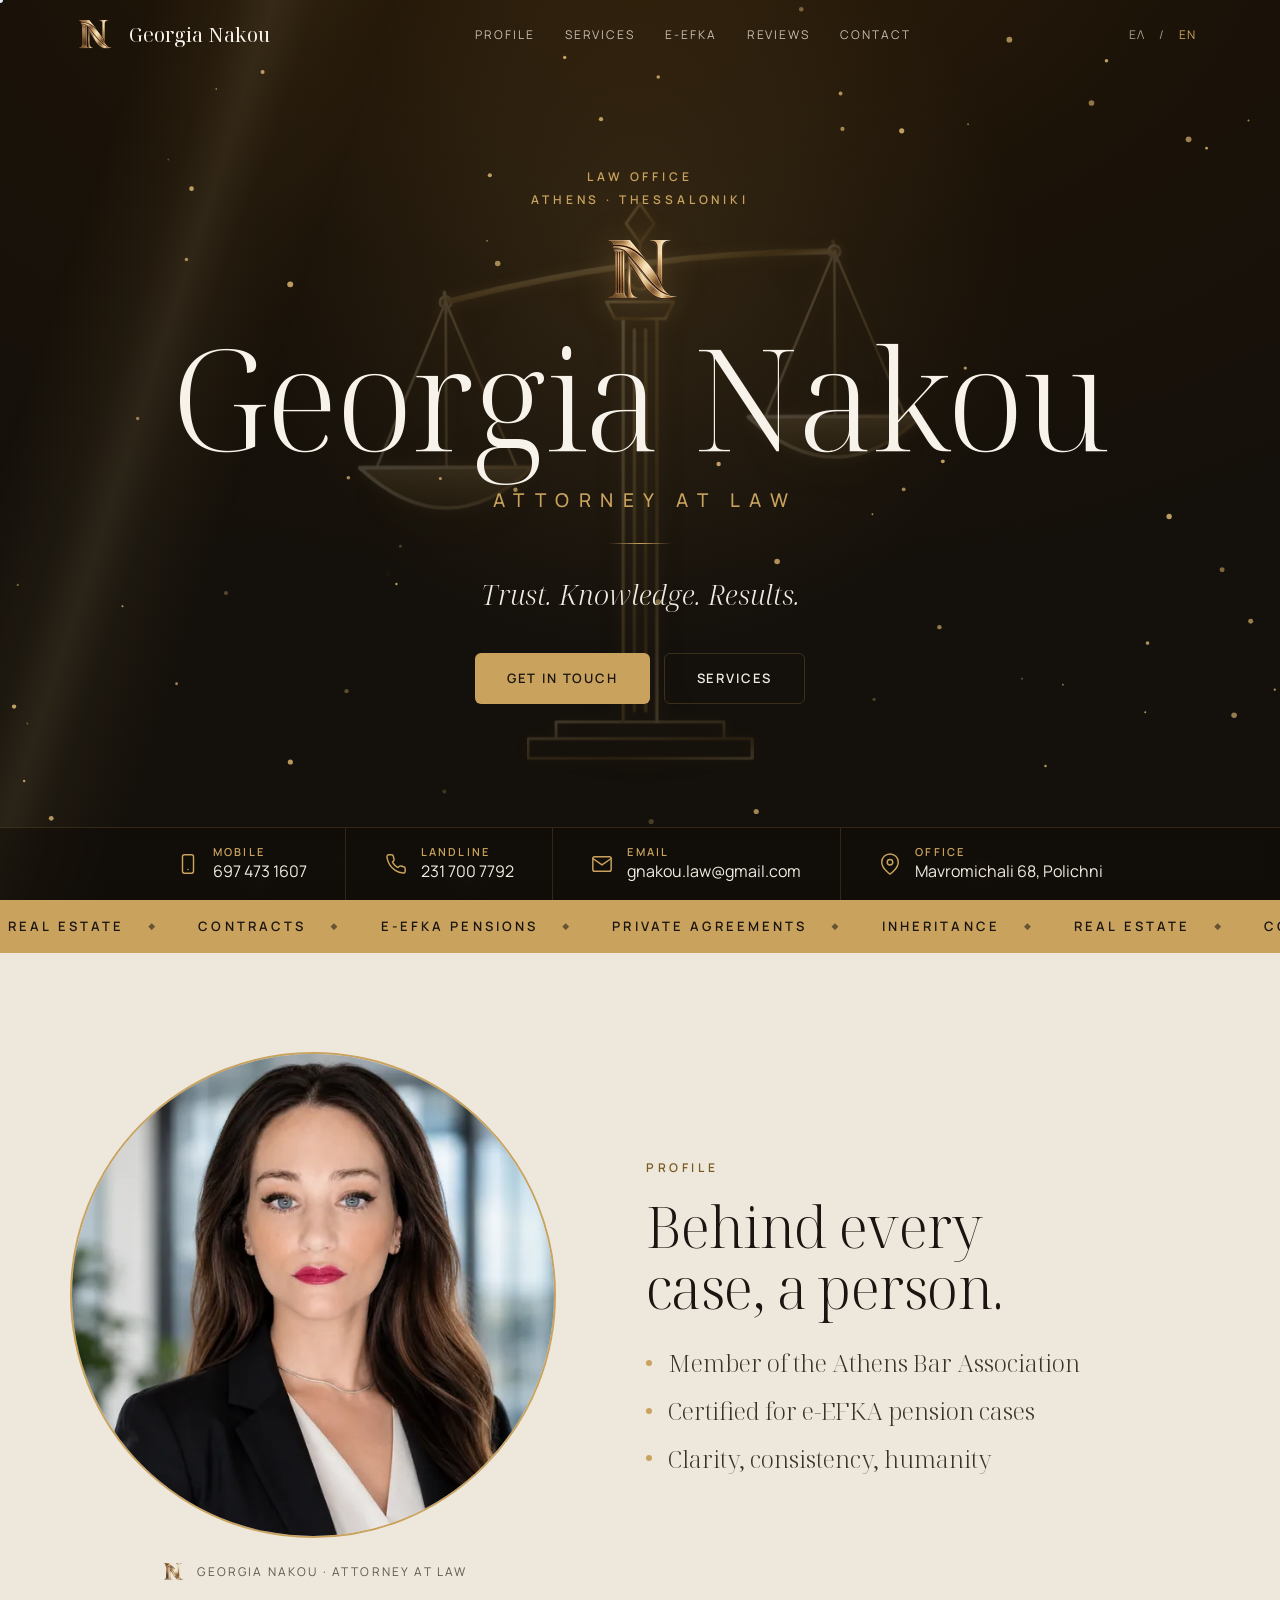
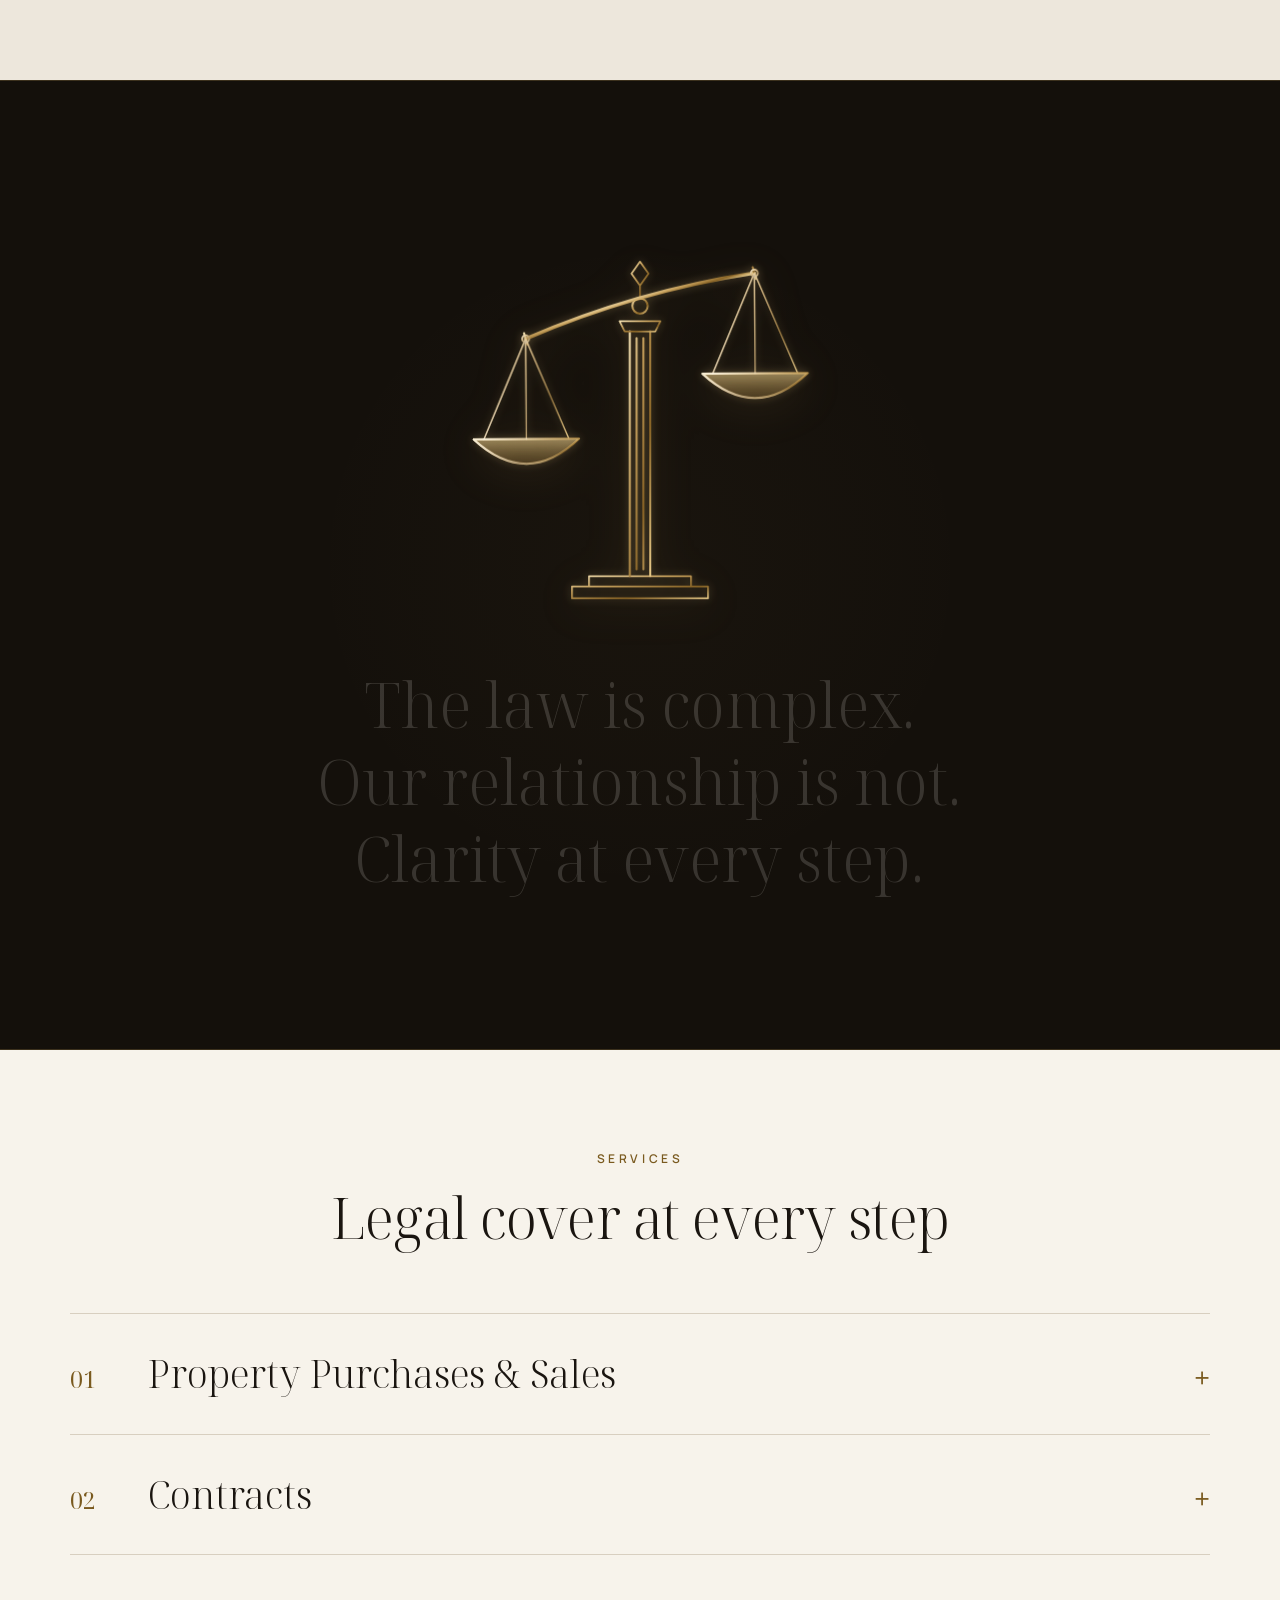
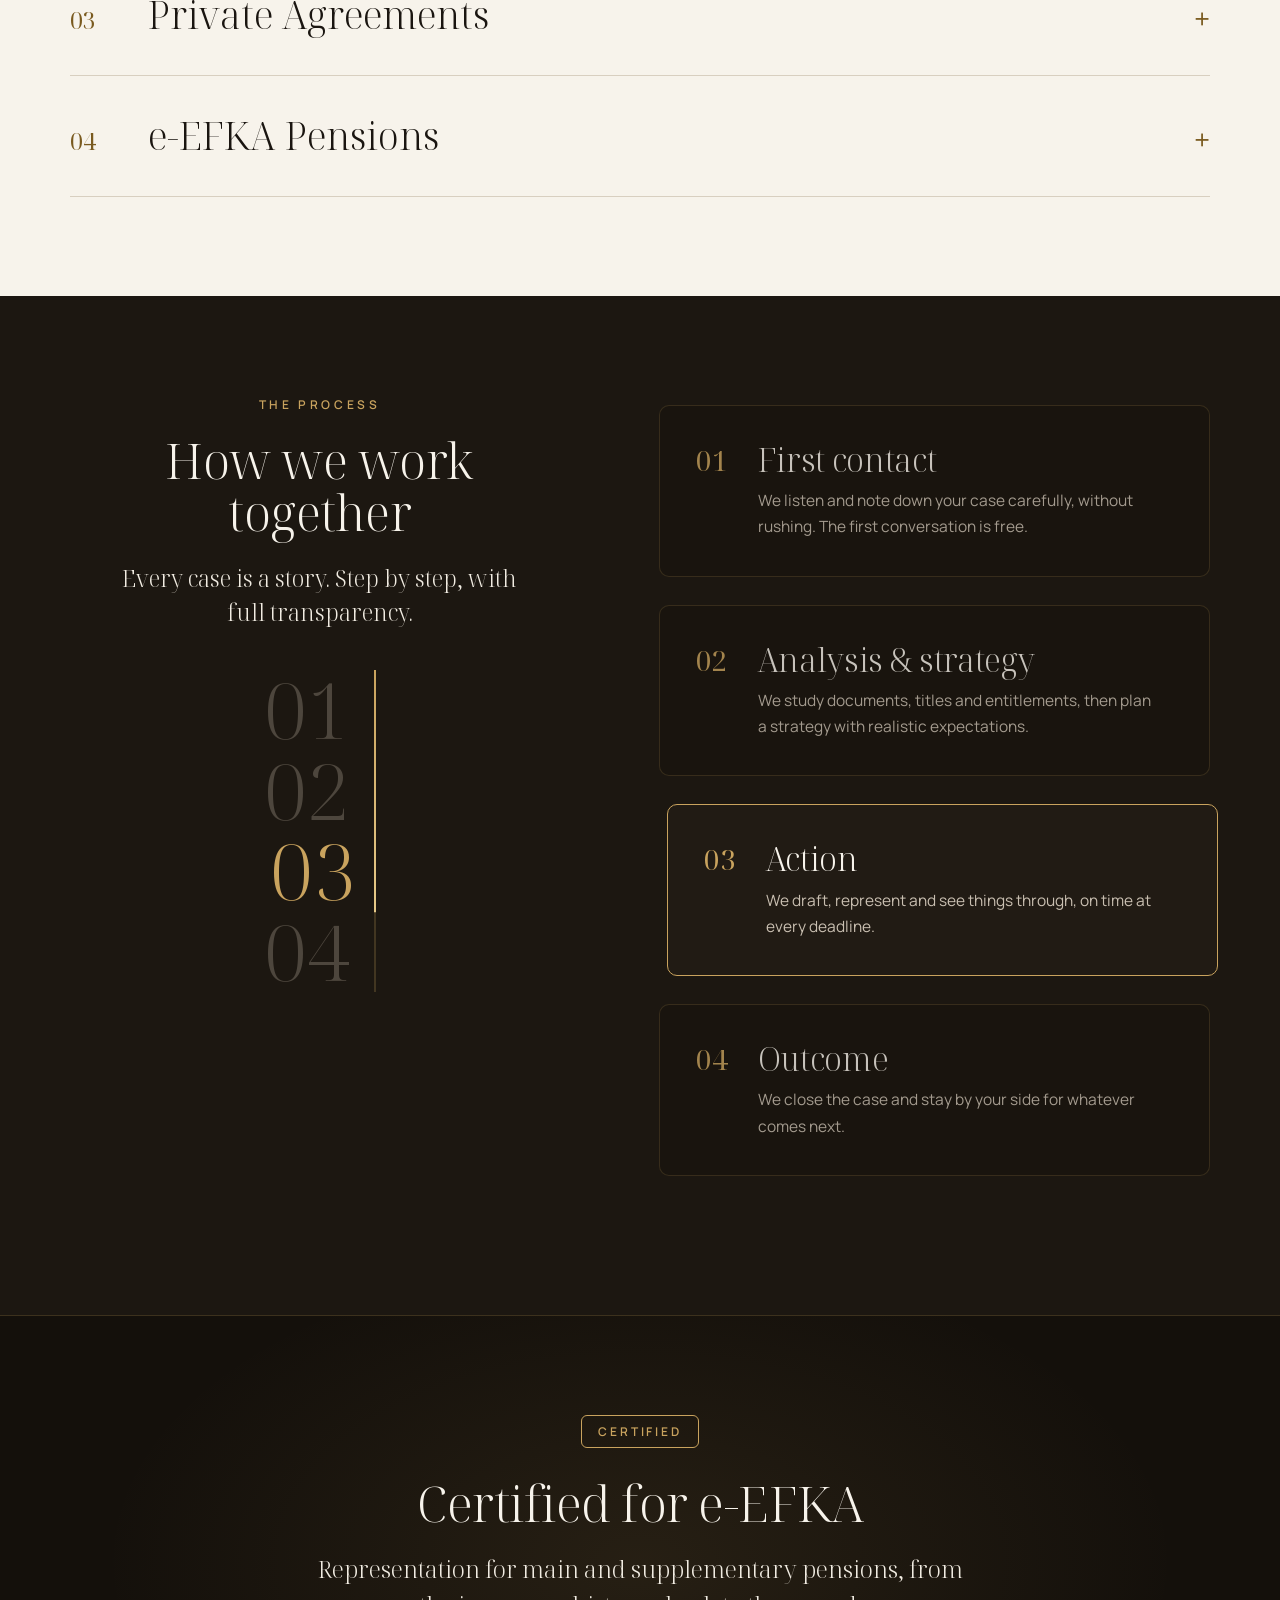
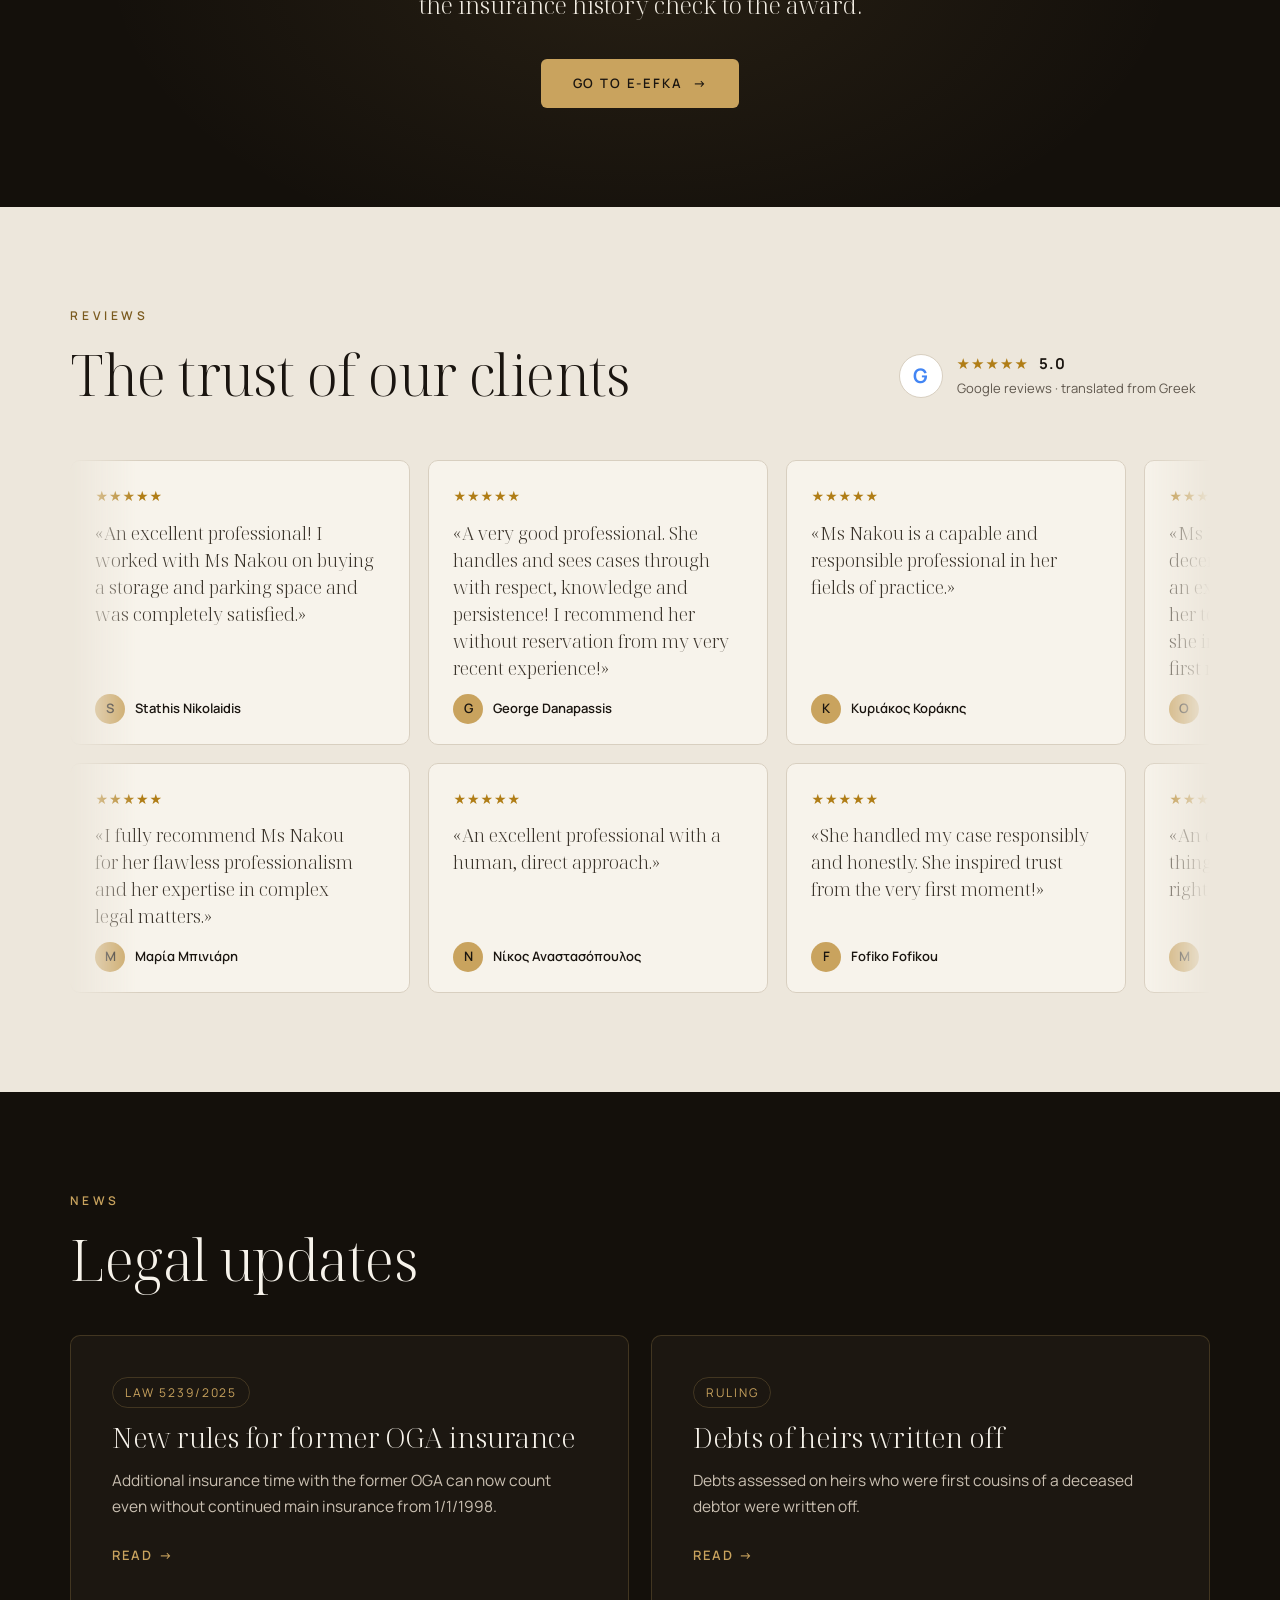
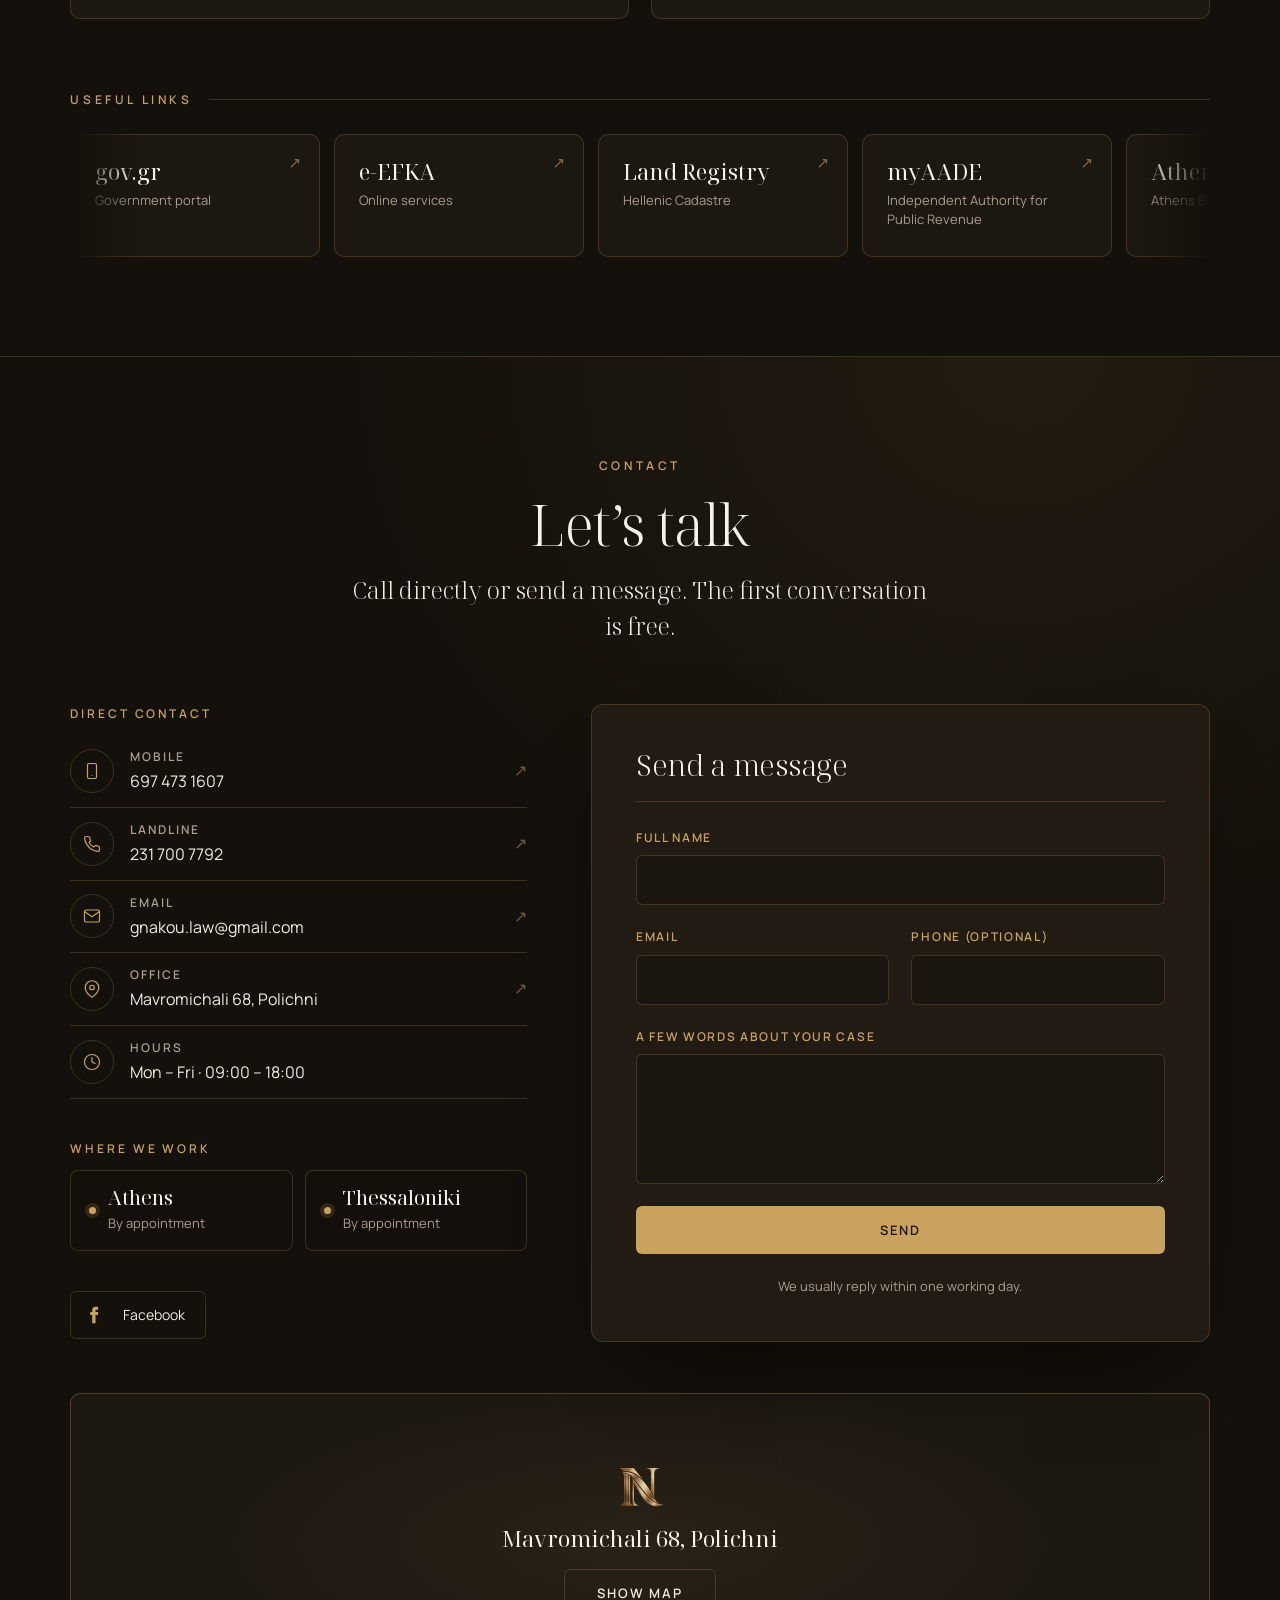
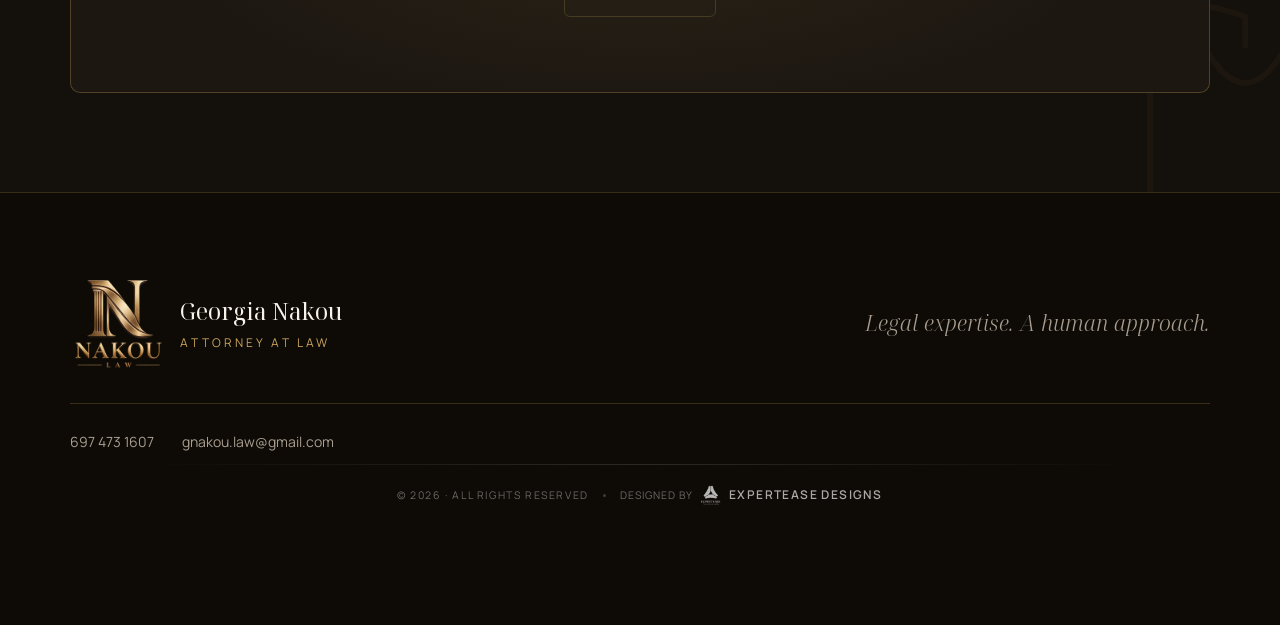
<file: index.src.html>
<!DOCTYPE html>
<html lang="el">
<head>
    <meta charset="UTF-8">
    <!--
      ΑΡΧΕΙΟ-ΠΗΓΗ. Δεν ανεβαίνει ως σελίδα: το prerender.py το αποδίδει σε
      index.html (ελληνικά) και en/index.html (αγγλικά) με ΟΛΟ το κείμενο μέσα
      στο HTML. Περιεχόμενο αλλάζει ΜΟΝΟ στο config.js.
    -->
    <meta name="robots" content="noindex" data-src-only>
    <script>document.documentElement.className+=' js';if(!matchMedia('(prefers-reduced-motion: reduce)').matches)document.documentElement.classList.add('hl-pre');</script>
    <!-- Consent Mode v2 — ΟΛΑ «denied» πριν από οτιδήποτε gtag -->
    <script>
      window.dataLayer = window.dataLayer || [];
      function gtag(){dataLayer.push(arguments);}
      gtag('consent','default',{analytics_storage:'denied',ad_storage:'denied',
        ad_user_data:'denied',ad_personalization:'denied',wait_for_update:500});
    </script>
    <meta name="viewport" content="width=device-width, initial-scale=1.0">
    <title></title>
    <meta name="description" content="">
    <link rel="canonical" href="https://expertease.eu/nakou/">

    <meta property="og:type"        content="website">
    <meta property="og:url"         content="">
    <meta property="og:locale"      content="el_GR">
    <meta property="og:title"       content="">
    <meta property="og:description" content="">
    <meta name="twitter:card"       content="summary">
    <meta name="twitter:title"      content="">
    <link rel="icon" href="favicon.png" type="image/png" sizes="64x64">
    <link rel="apple-touch-icon" href="apple-touch-icon.png">
    <meta name="theme-color" content="#14100B">

    <link rel="preconnect" href="https://fonts.googleapis.com">
    <link rel="preconnect" href="https://fonts.gstatic.com" crossorigin>
    <!-- Γραμματοσειρές ΜΕ ελληνικούς χαρακτήρες (η Cormorant Garamond και η DM Sans δεν έχουν) -->
    <link href="https://fonts.googleapis.com/css2?family=Noto+Serif+Display:ital,wght@0,300;0,400;1,300&family=Manrope:wght@400;500;600&display=swap" rel="stylesheet">
    <link rel="stylesheet" href="styles.css">
    <link rel="stylesheet" href="hero-letters.css">
    <link rel="stylesheet" href="zygaria.css">
    <link rel="stylesheet" href="expertease-credit.css">

    <!-- ΣΕΙΡΑ ΦΟΡΤΩΣΗΣ: πρώτα τα δεδομένα -->
    <script src="config.js"></script>
</head>
<body>

    <a class="skip-link" href="#main" data-i18n="a11y.skip">Μετάβαση στο περιεχόμενο</a>
    <div class="scroll-progress" id="progress" aria-hidden="true"></div>

    <!-- Το σήμα (ζυγαριά), μία φορά — το χρησιμοποιούν όλα τα <use href="#emb"> -->
    <svg width="0" height="0" style="position:absolute" aria-hidden="true" focusable="false">
        <symbol id="emb" viewBox="0 0 100 104">
            <g fill="none" stroke="currentColor" stroke-width="1.4" stroke-linecap="round" stroke-linejoin="round">
                <circle cx="50" cy="13" r="2.4"/><line x1="50" y1="16" x2="50" y2="86"/><line x1="40" y1="90" x2="60" y2="90"/>
                <g class="emblem-beam"><path d="M27 27 Q50 19 73 27"/><line x1="27" y1="27" x2="27" y2="34"/><line x1="73" y1="27" x2="73" y2="34"/>
                <path d="M17 34 Q27 52 37 34"/><path d="M63 34 Q73 52 83 34"/></g>
            </g>
        </symbol>
    </svg>

    <!-- ===== ΠΛΟΗΓΗΣΗ ===== -->
    <nav id="nav" class="nav">
        <a href="#top" class="nav-brand">
            <img class="nav-emblem" src="nakou-monogram-96.webp" alt="" width="48" height="29">
            <span class="nav-brand-name" data-i18n="brand.name"></span>
        </a>
        <div class="nav-links" id="navLinks">
            <button class="nav-close" type="button" aria-label="Κλείσιμο μενού" data-i18n-aria-label="nav.close"><span aria-hidden="true">&times;</span></button>
            <a href="#about"    data-i18n="nav.about"></a>
            <a href="#services" data-i18n="nav.services"></a>
            <a href="#efka"     data-i18n="nav.efka"></a>
            <a href="#reviews"  data-i18n="nav.reviews"></a>
            <a href="#contact"  class="nav-cta" data-i18n="nav.contact"></a>
        </div>
        <div class="nav-right">
            <div class="lang-toggle" id="langToggle">
                <a class="lang-btn active" data-lang="el" href="./" hreflang="el" lang="el" aria-label="Ελληνικά">ΕΛ</a>
                <span class="lang-sep" aria-hidden="true">/</span>
                <a class="lang-btn" data-lang="en" href="en/" hreflang="en" lang="en" aria-label="English">EN</a>
            </div>
            <button class="hamburger" id="hamburger" type="button" aria-controls="navLinks" aria-expanded="false"
                    aria-label="Μενού" data-i18n-aria-label="nav.menu"><span></span><span></span></button>
        </div>
    </nav>

    <main id="main">

    <!-- ===== ΠΡΩΤΗ ΟΘΟΝΗ ===== -->
    <header class="hero" id="top">
        <canvas class="hero-particles" id="heroParticles" aria-hidden="true"></canvas>
        <div class="hero-beam" aria-hidden="true"></div>
        <div class="hero-beam hero-beam-2" aria-hidden="true"></div>
        <div class="hero-glow" aria-hidden="true"></div>
        <div class="hero-emblem-bg" aria-hidden="true"><div class="zygaria" data-zygaria data-zg-tilt="14"></div></div>
        <div class="hero-inner" id="heroInner">
            <p class="hero-badge" data-i18n="hero.badge"></p>
            <img class="hero-emblem" src="nakou-monogram-200.webp" alt="" width="100" height="60" fetchpriority="high">
            <h1 class="hero-name hl" data-letters data-step="42">
                <span class="hl-line" data-i18n="hero.first"></span>
                <span class="hl-line" data-i18n="hero.last"></span>
            </h1>
            <p class="hero-role" data-i18n="hero.role"></p>
            <div class="hero-rule" aria-hidden="true"></div>
            <p class="hero-tag" data-i18n="hero.tagline"></p>
            <div class="hero-cta-row">
                <a class="btn btn-gold" href="#contact" data-i18n="hero.cta1"></a>
                <a class="btn btn-ghost" href="#services" data-i18n="hero.cta2"></a>
            </div>
        </div>
        <div class="hero-info" id="heroInfo"><!-- site-init.js: τηλέφωνα, email, διεύθυνση --></div>
    </header>

    <!-- ===== ΚΥΛΙΟΜΕΝΗ ΤΑΙΝΙΑ ===== -->
    <div class="marquee" aria-hidden="true"><div class="marquee-track" id="marqueeTrack"></div></div>

    <!-- ===== ΠΡΟΦΙΛ ===== -->
    <section class="section about" id="about">
        <div class="wrap about-grid">
            <div class="about-portrait" data-reveal>
                <div class="portrait-frame">
                    <img id="portrait" src="" srcset="" sizes="(max-width: 860px) 324px, 486px" alt="" data-i18n-alt="img.person" width="486" height="486" loading="lazy" decoding="async">
                </div>
                <p class="portrait-cap"><img class="cap-emblem" src="nakou-monogram-96.webp" alt="" width="28" height="17" loading="lazy"><span data-i18n="about.cap"></span></p>
            </div>
            <div class="about-text">
                <p class="label" data-reveal data-i18n="about.label"></p>
                <h2 class="display" data-reveal data-i18n="about.heading"></h2>
                <ul class="about-bio-list" id="aboutPoints" data-reveal></ul>
            </div>
        </div>
    </section>

    <!-- ===== ΔΗΛΩΣΗ (λέξεις που φωτίζονται με την κύλιση) ===== -->
    <section class="manifesto" id="manifesto" aria-labelledby="manifestoText">
        <div class="manifesto-glow" aria-hidden="true"></div>
        <div class="manifesto-zygaria zygaria" data-zygaria="scroll" data-zg-target="#manifesto" data-zg-tilt="18" aria-hidden="true"></div>
        <p class="manifesto-text" id="manifestoText"></p>
    </section>

    <!-- ===== ΥΠΗΡΕΣΙΕΣ ===== -->
    <section class="section services" id="services">
        <div class="wrap">
            <p class="label" data-reveal data-i18n="services.label"></p>
            <h2 class="display mb" data-reveal data-i18n="services.heading"></h2>
            <div class="svc-list" id="servicesList"></div>
        </div>
    </section>

    <!-- ===== ΠΩΣ ΔΟΥΛΕΥΟΥΜΕ ===== -->
    <section class="section journey" id="journey">
        <div class="wrap journey-grid">
            <div class="journey-aside">
                <div class="journey-sticky">
                    <p class="label" data-reveal data-i18n="journey.label"></p>
                    <h2 class="display on-dark" data-reveal data-i18n="journey.heading"></h2>
                    <p class="journey-intro" data-reveal data-i18n="journey.intro"></p>
                    <div class="journey-counter" id="journeyCounter" aria-hidden="true"></div>
                </div>
            </div>
            <ol class="journey-steps" id="journeySteps"></ol>
        </div>
    </section>

    <!-- ===== e-ΕΦΚΑ ===== -->
    <section class="section efka" id="efka">
        <div class="efka-glow" aria-hidden="true"></div>
        <div class="wrap efka-inner">
            <span class="efka-badge" data-reveal data-i18n="efka.badge"></span>
            <h2 class="efka-title" data-reveal data-i18n="efka.heading"></h2>
            <p class="efka-desc" data-reveal data-i18n="efka.text"></p>
            <a class="btn btn-gold" id="efkaLink" href="#" target="_blank" rel="noopener" data-reveal><span data-i18n="efka.cta"></span> <span class="arr" aria-hidden="true">→</span></a>
        </div>
    </section>

    <!-- ===== ΚΡΙΤΙΚΕΣ ===== -->
    <section class="section reviews" id="reviews">
        <div class="wrap reviews-head">
            <div>
                <p class="label" data-reveal data-i18n="reviews.label"></p>
                <h2 class="display" data-reveal data-i18n="reviews.heading"></h2>
            </div>
            <a class="g-badge" id="gBadge" href="#reviews" target="_blank" rel="noopener" data-reveal>
                <span class="g-logo" aria-hidden="true">G</span>
                <span><span class="g-stars"><span aria-hidden="true">★★★★★</span> <b>5.0</b></span><span class="g-sub" data-i18n="reviews.sub"></span></span>
            </a>
        </div>
        <div class="rev-rows" id="reviewRows"></div>
    </section>

    <!-- ===== ΝΕΑ + ΧΡΗΣΙΜΑ ===== -->
    <section class="section news-links" id="news">
        <div class="wrap">
            <p class="label" data-reveal data-i18n="news.label"></p>
            <h2 class="display" data-reveal data-i18n="news.heading"></h2>
            <div class="nl-news-grid" id="newsGrid"></div>
            <div class="nl-divider"><span class="nl-divider-label" data-i18n="links.label"></span></div>
        </div>
        <div class="links-scroll-wrap" id="linksWrap"><ul class="links-track" id="linksTrack"></ul></div>
    </section>

    <!-- ===== ΕΠΙΚΟΙΝΩΝΙΑ ===== -->
    <section class="section contact" id="contact">
        <div class="contact-bg" aria-hidden="true"></div>
        <div class="contact-emblem-bg" aria-hidden="true"><svg><use href="#emb"/></svg></div>
        <div class="wrap">
            <div class="contact-head">
                <p class="label" data-reveal data-i18n="contact.label"></p>
                <h2 class="display on-dark" data-reveal data-i18n="contact.heading"></h2>
                <p class="contact-sub" data-reveal data-i18n="contact.sub"></p>
            </div>
            <div class="contact-grid">
                <div class="contact-info" id="contactInfo" data-reveal><!-- site-init.js --></div>

                <div class="contact-form-wrap" data-reveal>
                    <div class="form-card">
                        <h3 class="form-card-title" data-i18n="form.title"></h3>
                        <form id="clientContactForm" novalidate>
                            <input type="hidden" name="_to"  value="gnakou.law@gmail.com">
                            <input type="hidden" name="_key" value="k_cXWASfZ8hcqzNoN4pJyfGMGE">
                            <input type="text" name="_hp" value="" autocomplete="off" tabindex="-1" aria-hidden="true" class="hp">
                            <div class="field">
                                <label for="f-name" data-i18n="form.name"></label>
                                <input id="f-name" name="name" type="text" autocomplete="name" required>
                            </div>
                            <div class="frow">
                                <div class="field">
                                    <label for="f-email" data-i18n="form.email"></label>
                                    <input id="f-email" name="email" type="email" autocomplete="email" required>
                                </div>
                                <div class="field">
                                    <label for="f-phone" data-i18n="form.phone"></label>
                                    <input id="f-phone" name="phone" type="tel" autocomplete="tel">
                                </div>
                            </div>
                            <div class="field">
                                <label for="f-message" data-i18n="form.message"></label>
                                <textarea id="f-message" name="message" rows="4" required minlength="10"></textarea>
                            </div>
                            <button type="submit" class="btn btn-gold full" data-i18n="form.submit"></button>
                            <p id="formStatus" role="status" aria-live="polite"></p>
                            <p class="form-note" data-i18n="form.note"></p>
                        </form>
                    </div>
                </div>
            </div>
            <div class="contact-map" id="contactMap" data-reveal>
                <button type="button" class="map-load" id="mapLoad">
                    <img class="map-emb" src="nakou-monogram-96.webp" alt="" width="64" height="39" loading="lazy">
                    <span class="map-addr" data-i18n="contact.address"></span>
                    <span class="btn btn-ghost" data-i18n="map.show"></span>
                </button>
            </div>
        </div>
    </section>

    </main>

    <!-- ===== ΥΠΟΣΕΛΙΔΟ ===== -->
    <footer class="footer">
        <div class="wrap">
            <div class="footer-top">
                <div class="footer-brand">
                    <img class="footer-emblem" src="nakou-logo-240.webp" alt="Nakou Law" width="96" height="100" loading="lazy">
                    <div><p class="footer-name" data-i18n="brand.name"></p><p class="footer-role" data-i18n="hero.role"></p></div>
                </div>
                <p class="footer-tag" data-i18n="footer.tagline"></p>
            </div>
            <div class="footer-bottom">
                <a href="#contact" class="footer-link" id="footerPhone"></a>
                <a href="#contact" class="footer-link" id="footerEmail"></a>
                <button type="button" class="cc-settings-link" data-cc-open data-i18n="cc.settings">Ρυθμίσεις cookies</button>
            </div>
        </div>

        <hr class="ec-rule">
        <div class="expertease-credit">
          <div class="ec-layer ec-layer--credit">
            <span class="ec-copy">© <span id="ecYear">2026</span> · <span data-i18n="ec.rights">Με επιφύλαξη παντός δικαιώματος</span></span>
            <span class="ec-divider"></span>
            <a href="https://expertease.eu/webdesign" target="_blank" rel="noopener" class="ec-brand">
              <span class="ec-label" data-i18n="ec.by">Σχεδίαση</span>
              <img src="logo_expertease.webp" alt="" class="ec-logo" width="20" height="20" loading="lazy">
              <span class="ec-name">Expertease Designs</span>
            </a>
          </div>
          <div class="ec-layer ec-layer--ad">
            <div class="ec-ad-ring"><div class="ec-ad-logo"><img src="logo_expertease.webp" alt="" width="16" height="16" loading="lazy"></div></div>
            <div class="ec-ad-text">
              <span class="ec-ad-question" data-i18n="ec.like">Σας αρέσει ο ιστότοπος;</span>
              <a href="https://expertease.eu/webdesign" target="_blank" rel="noopener" class="ec-ad-cta">
                <span data-i18n="ec.cta">Φτιάχνουμε και τον δικό σας</span>
                <span class="ec-ad-arrow"><svg width="13" height="13" viewBox="0 0 13 13" fill="none" stroke="currentColor" stroke-width="1.6" stroke-linecap="round" stroke-linejoin="round"><line x1="2" y1="6.5" x2="11" y2="6.5"/><polyline points="7,2.5 11,6.5 7,10.5"/></svg></span>
              </a>
            </div>
          </div>
        </div>
    </footer>

    <!-- Μπάρα κινητού: κλήση με ένα πάτημα (μόνο < 861px) -->
    <div class="mcb" id="mobileCallBar">
        <a class="mcb-call" id="mcbCall" href="#contact"><span aria-hidden="true">☎</span> <span data-i18n="mcb.call"></span></a>
        <a class="mcb-msg" href="#contact"><span aria-hidden="true">✉</span> <span data-i18n="mcb.msg"></span></a>
    </div>
    <button type="button" class="scroll-top" id="backToTop" aria-label="Επιστροφή επάνω" data-i18n-aria-label="a11y.top">↑</button>

    <!-- ΣΕΙΡΑ: site-init (χτίζει) → i18n (γλώσσα) → κίνηση (βλέπει ό,τι χτίστηκε) -->
    <script src="site-init.js"></script>
    <script src="i18n.js"></script>
    <script src="hero-letters.js"></script>
    <script src="animations.js"></script>
    <script src="zygaria.js"></script>
    <script src="contact-form.js"></script>
    <script src="consent.js"></script>
</body>
</html>
</file>
<file: styles.css>
/* ════════════════════════════════════════════════════════════════════════════
   styles.css — Γεωργία Νάκου, Δικηγόρος
   Η σχεδίαση του αρχικού ιστότοπου (σκούρο, χρυσό, ζυγαριά), με:
   - γραμματοσειρές ΜΕ ελληνικά (Noto Serif Display + Manrope)
   - κινητό: κανένα γράμμα κάτω από 12px, στόχοι αφής ≥ 44px, τηλέφωνο ορατό
   ════════════════════════════════════════════════════════════════════════════ */
*,*::before,*::after{margin:0;padding:0;box-sizing:border-box}
:root{
  --bg:#14100B; --bg2:#1C1711; --panel:#211B14;
  --cream:#F1ECE2; --parch:#EDE7DC; --ivory:#F7F3EB;
  --gold:#C9A35E; --gold-lt:#E6C988; --gold-ink:#7A5A1F; --gold-dim:rgba(201,163,94,.16);
  --ink:#1A1510; --muted:#A99E8F; --muted-d:#5F574D;
  --line:rgba(201,163,94,.22); --line-l:#D8CFC0;
  --serif:'Noto Serif Display',Georgia,'Times New Roman',serif;
  --sans:'Manrope',system-ui,-apple-system,'Segoe UI',sans-serif;
  --px:clamp(20px,5.5vw,110px); --ps:clamp(72px,11vh,150px); --maxw:1280px;
  --ease:cubic-bezier(.16,1,.3,1);
}
html{-webkit-text-size-adjust:100%;scroll-behavior:smooth}
body{font-family:var(--sans);background:var(--bg);color:var(--cream);line-height:1.6;-webkit-font-smoothing:antialiased;overflow-x:hidden;text-wrap:pretty}
h1,h2,h3{font-family:var(--serif);font-weight:300;line-height:1.1;letter-spacing:-.01em}
a{color:inherit;text-decoration:none}
img{max-width:100%;display:block}
button{font-family:inherit;cursor:pointer;background:none;border:none;color:inherit}
ul,ol{list-style:none}
::selection{background:var(--gold);color:var(--ink)}
[id]{scroll-margin-top:80px}
:focus-visible{outline:2px solid var(--gold-lt);outline-offset:3px;border-radius:2px}
.sr-only,.hp{position:absolute!important;width:1px;height:1px;overflow:hidden;clip:rect(0 0 0 0);clip-path:inset(50%);white-space:nowrap}
.skip-link{position:absolute;top:-100%;left:16px;z-index:9999;background:var(--gold);color:var(--ink);padding:10px 20px;font-size:14px;font-weight:600;border-radius:0 0 6px 6px}
.skip-link:focus{top:0}

.wrap{max-width:var(--maxw);margin:0 auto}
.section{padding:var(--ps) var(--px);position:relative}
.label{font-size:12px;letter-spacing:.3em;text-transform:uppercase;color:var(--gold);font-weight:600;margin-bottom:20px}
.display{font-size:clamp(32px,4.4vw,60px);line-height:1.08}
.display.on-dark{color:var(--ivory)}
.mb{margin-bottom:clamp(36px,6vw,64px)}

/* ── εμφάνιση με κύλιση: κρυφό ΜΟΝΟ όταν τρέχει JS (χωρίς JS όλα φαίνονται) ── */
html.js [data-reveal]{opacity:0;transform:translateY(26px);transition:opacity .9s var(--ease),transform .9s var(--ease)}
html.js [data-reveal].visible{opacity:1;transform:none}

/* ── κοινά ── */
.scroll-progress{position:fixed;top:0;left:0;height:2px;width:100%;background:linear-gradient(90deg,var(--gold),var(--gold-lt));transform-origin:left;transform:scaleX(0);z-index:600}
.cur-dot,.cur-ring{position:fixed;top:0;left:0;pointer-events:none;z-index:9999;border-radius:50%;mix-blend-mode:difference}
.cur-dot{width:6px;height:6px;background:#fff;margin:-3px}
.cur-ring{width:34px;height:34px;border:1px solid rgba(255,255,255,.55);margin:-17px;transition:width .3s var(--ease),height .3s var(--ease),margin .3s var(--ease),background .3s}
.cur-ring.big{width:62px;height:62px;margin:-31px;background:var(--gold-dim);border-color:var(--gold)}
svg use{color:inherit}
.emblem-beam{transform-origin:50px 14px;transform-box:view-box;animation:sway 5.5s ease-in-out infinite}
@keyframes sway{0%,100%{transform:rotate(-2.2deg)}50%{transform:rotate(2.2deg)}}

.btn{display:inline-flex;align-items:center;justify-content:center;gap:10px;min-height:48px;padding:14px 32px;font-size:13px;letter-spacing:.14em;text-transform:uppercase;font-weight:600;transition:background .35s,box-shadow .35s,color .35s,border-color .35s;white-space:nowrap;border-radius:6px}
.btn-gold{background:var(--gold);color:var(--ink)}
.btn-gold:hover{background:var(--gold-lt);box-shadow:0 14px 40px -12px rgba(201,163,94,.6)}
.btn-ghost{border:1px solid var(--line);color:var(--cream)}
.btn-ghost:hover{border-color:var(--gold);color:var(--gold-lt)}
.btn .arr{transition:transform .35s var(--ease)}
.btn:hover .arr{transform:translateX(5px)}
.btn.full{width:100%}
.btn[disabled]{opacity:.6;pointer-events:none}

.scroll-top{position:fixed;bottom:28px;right:28px;z-index:700;width:46px;height:46px;border:1px solid var(--gold);border-radius:8px;background:rgba(20,16,11,.85);color:var(--gold);font-size:20px;display:flex;align-items:center;justify-content:center;opacity:0;transform:translateY(16px);transition:opacity .4s var(--ease),transform .4s var(--ease),background .3s;pointer-events:none}
.scroll-top.show{opacity:1;transform:none;pointer-events:auto}
.scroll-top:hover{background:var(--gold);color:var(--ink)}

/* ═══ ΠΛΟΗΓΗΣΗ ═══ */
.nav{position:fixed;top:0;left:0;right:0;z-index:500;height:70px;padding:0 var(--px);display:flex;align-items:center;justify-content:space-between;gap:30px;transition:background .4s,border-color .4s;border-bottom:1px solid transparent}
.nav.solid,html.nav-open .nav{background:rgba(20,16,11,.92);-webkit-backdrop-filter:blur(14px);backdrop-filter:blur(14px);border-bottom-color:var(--line)}
.nav-brand{display:flex;align-items:center;gap:11px;min-height:44px}
.nav-emblem{width:48px;height:auto}
.nav-brand-name{font-family:var(--serif);font-size:20px;color:var(--ivory);white-space:nowrap}
.nav-links{display:flex;align-items:center;gap:30px}
.nav-links a{font-size:12px;letter-spacing:.16em;text-transform:uppercase;color:var(--cream);opacity:.78;position:relative;padding:12px 0}
.nav-links a::after{content:'';position:absolute;left:0;bottom:6px;height:1px;width:0;background:var(--gold);transition:width .35s var(--ease)}
.nav-links a:hover{opacity:1}.nav-links a:hover::after{width:100%}
.nav-close{display:none}
.nav-right{display:flex;align-items:center;gap:8px}
.lang-toggle{display:flex;align-items:center;font-size:12px;letter-spacing:.1em;color:var(--muted)}
.lang-btn{display:inline-flex;align-items:center;justify-content:center;min-width:44px;min-height:44px;color:var(--muted);transition:color .25s}
.lang-btn.active{color:var(--gold)}
.lang-btn:hover{color:var(--gold-lt)}
.hamburger{display:none;flex-direction:column;justify-content:center;gap:6px;width:44px;height:44px;padding:0 9px}
.hamburger span{display:block;height:1.5px;width:100%;background:var(--cream);transition:transform .3s var(--ease)}
.hamburger[aria-expanded="true"] span:first-child{transform:translateY(3.75px) rotate(45deg)}
.hamburger[aria-expanded="true"] span:last-child{transform:translateY(-3.75px) rotate(-45deg)}
.nav-backdrop{position:fixed;inset:0;z-index:540;background:rgba(0,0,0,.45)}

/* ═══ ΠΡΩΤΗ ΟΘΟΝΗ ═══ */
.hero{min-height:100vh;min-height:100svh;display:flex;flex-direction:column;align-items:center;justify-content:center;text-align:center;padding:120px var(--px) 150px;position:relative;overflow:hidden;background:radial-gradient(140% 120% at 50% -10%,#2E1E0A 0%,#1A1208 35%,var(--bg) 65%)}
.hero-particles{position:absolute;inset:0;width:100%;height:100%;pointer-events:none;z-index:1}
.hero-beam{position:absolute;top:0;left:-20%;width:60%;height:100%;background:linear-gradient(108deg,transparent 38%,rgba(201,163,94,.035) 46%,rgba(230,201,136,.07) 50%,rgba(201,163,94,.035) 54%,transparent 62%);pointer-events:none;z-index:1;animation:beamSweep 20s ease-in-out infinite}
.hero-beam-2{animation-delay:10s;opacity:.6}
@keyframes beamSweep{0%,100%{transform:translateX(-40%) skewX(-8deg)}50%{transform:translateX(120%) skewX(-8deg)}}
.hero-glow{position:absolute;top:-20%;left:50%;transform:translateX(-50%);width:80vw;height:80vw;max-width:900px;max-height:900px;background:radial-gradient(circle,rgba(201,163,94,.13) 0%,transparent 60%);pointer-events:none;animation:glowPulse 7s ease-in-out infinite}
@keyframes glowPulse{0%,100%{opacity:.7}50%{opacity:1}}
.hero-emblem-bg{position:absolute;width:min(66vh,560px);opacity:.2;top:50%;left:50%;transform:translate(-50%,-46%);pointer-events:none}
.hero-emblem-bg svg{width:100%;height:auto;aspect-ratio:100/104;display:block}
.hero-inner{position:relative;z-index:2;display:flex;flex-direction:column;align-items:center;max-width:960px}
.hero-badge{font-size:12px;letter-spacing:.32em;text-transform:uppercase;color:var(--gold);margin-bottom:28px;font-weight:600;white-space:pre-line;line-height:1.9}
.hero-emblem{width:100px;height:auto;margin-bottom:26px;filter:drop-shadow(0 6px 18px rgba(201,163,94,.25));animation:emblemIn 1.3s var(--ease) .15s both}
@keyframes emblemIn{from{opacity:0;transform:scale(.4) rotate(-12deg)}60%{opacity:1}to{opacity:1;transform:none}}
.hero-name{font-size:clamp(52px,11vw,150px);font-weight:300;color:var(--ivory);line-height:1;display:flex;flex-wrap:wrap;justify-content:center;gap:0 .24em}
.hero-name.hl .hl-line{display:inline-block}
.hero-role{font-size:clamp(14px,1.8vw,19px);letter-spacing:.5em;text-transform:uppercase;color:var(--gold);margin-top:18px;padding-left:.5em;font-weight:500}
.hero-rule{width:64px;height:1px;background:linear-gradient(90deg,transparent,var(--gold),transparent);margin:28px 0}
.hero-tag{font-family:var(--serif);font-style:italic;font-size:clamp(20px,2.4vw,28px);color:var(--cream);font-weight:300}
.hero-cta-row{display:flex;gap:14px;margin-top:36px;flex-wrap:wrap;justify-content:center}
html.js .hero-badge,html.js .hero-role,html.js .hero-rule,html.js .hero-tag,html.js .hero-cta-row{animation:fadeUp 1s var(--ease) both}
html.js .hero-role,html.js .hero-rule{animation-delay:.8s}
html.js .hero-tag{animation-delay:.95s}
html.js .hero-cta-row{animation-delay:1.1s}
@keyframes fadeUp{from{opacity:0;transform:translateY(22px)}to{opacity:1;transform:none}}
.hero-info{position:absolute;bottom:0;left:0;right:0;display:flex;justify-content:center;border-top:1px solid rgba(201,163,94,.18);background:rgba(14,11,7,.5);-webkit-backdrop-filter:blur(8px);backdrop-filter:blur(8px);z-index:2}
.hic{display:flex;align-items:center;gap:14px;padding:18px clamp(20px,3vw,44px);transition:background .3s}
.hic:not(:last-child){border-right:1px solid rgba(201,163,94,.18)}
.hic:hover{background:rgba(201,163,94,.06)}
.hic:hover .hic-val{color:var(--gold-lt)}
.hic-icon{width:22px;height:22px;flex-shrink:0;color:var(--gold)}
.hic-icon svg{width:100%;height:100%;display:block}
.hic-text{display:flex;flex-direction:column;gap:4px;text-align:left}
.hic-label{font-size:11px;letter-spacing:.2em;text-transform:uppercase;color:var(--gold);font-weight:600;line-height:1}
.hic-val{font-size:16px;color:var(--cream);line-height:1.3;transition:color .3s}

/* ═══ ΤΑΙΝΙΑ ═══ */
.marquee{background:var(--gold);overflow:hidden;padding:16px 0;position:relative;z-index:3}
.marquee-track{display:flex;width:max-content;animation:scrollx 34s linear infinite}
@keyframes scrollx{to{transform:translateX(-33.333%)}}
.marquee-item{display:inline-flex;align-items:center;font-size:13px;letter-spacing:.24em;text-transform:uppercase;font-weight:600;color:var(--ink);padding:0 8px}
.marquee-dot{font-style:normal;font-size:9px;margin:0 24px;opacity:.55}

/* ═══ ΠΡΟΦΙΛ ═══ */
.about{background:var(--parch);color:var(--ink)}
.about-grid{display:grid;grid-template-columns:.85fr 1.15fr;gap:clamp(44px,7vw,100px);align-items:center}
.about-portrait{display:flex;flex-direction:column;align-items:center}
.portrait-frame{width:clamp(260px,38vw,486px);aspect-ratio:1;border-radius:50%;overflow:hidden;border:2px solid var(--gold);animation:portraitPulse 3.5s ease-in-out infinite}
@keyframes portraitPulse{0%,100%{box-shadow:0 0 0 6px rgba(201,163,94,.18),0 0 40px rgba(201,163,94,.18),0 20px 60px -20px rgba(26,21,16,.6)}50%{box-shadow:0 0 0 14px rgba(201,163,94,.07),0 0 80px rgba(201,163,94,.32),0 20px 60px -20px rgba(26,21,16,.6)}}
.portrait-frame img{width:100%;height:100%;object-fit:cover;object-position:center 12%}
.portrait-cap{display:flex;align-items:center;gap:10px;font-size:12px;letter-spacing:.18em;text-transform:uppercase;color:var(--muted-d);margin-top:24px;text-align:center}
.cap-emblem{width:28px;height:auto;flex-shrink:0}
.about-text .label{color:var(--gold-ink)}
.about-text .display{color:var(--ink);max-width:15ch}
.about-bio-list{display:flex;flex-direction:column;gap:14px;margin-top:28px}
.about-bio-item{display:flex;align-items:center;gap:16px;font-family:var(--serif);font-size:clamp(19px,2.1vw,24px);line-height:1.4;color:#3A332A;font-weight:300}
.about-bio-bullet{width:6px;height:6px;border-radius:50%;background:var(--gold);flex-shrink:0}

/* ═══ ΔΗΛΩΣΗ ═══ */
.manifesto{background:var(--bg);padding:clamp(100px,18vh,200px) var(--px);position:relative;overflow:hidden;border-top:1px solid var(--line);border-bottom:1px solid var(--line)}
.manifesto-glow{position:absolute;top:50%;left:50%;width:70vw;height:70vw;max-width:760px;max-height:760px;transform:translate(-50%,-50%);background:radial-gradient(circle,rgba(201,163,94,.12),transparent 62%);pointer-events:none;opacity:.5}
.manifesto-zygaria{position:relative;width:min(340px,70vw);margin:0 auto clamp(28px,5vw,48px)}
.manifesto-text{position:relative;max-width:1000px;margin:0 auto;text-align:center;font-family:var(--serif);font-weight:300;font-size:clamp(28px,4.8vw,64px);line-height:1.25;color:var(--ivory)}
.mf-row{display:block}
.mf-w{display:inline-block;transition:color .3s}
.mf-w.lit{color:var(--gold-lt)}

/* ═══ ΥΠΗΡΕΣΙΕΣ ═══ */
.services{background:var(--ivory);color:var(--ink)}
.services .label{color:var(--gold-ink);text-align:center}
.services .display{color:var(--ink);text-align:center}
.svc-list{border-top:1px solid var(--line-l)}
.svc-item{border-bottom:1px solid var(--line-l)}
.svc-h{font:inherit}
.svc-row{width:100%;display:grid;grid-template-columns:auto 1fr auto;gap:clamp(18px,4vw,56px);align-items:baseline;padding:clamp(24px,3.2vw,38px) 0;text-align:left;transition:padding-left .4s var(--ease),background .4s}
.svc-row:hover{padding-left:16px;background:linear-gradient(90deg,var(--gold-dim),transparent)}
.svc-n{font-family:var(--serif);font-size:clamp(18px,1.8vw,24px);color:var(--gold-ink)}
.svc-title{font-family:var(--serif);font-weight:300;font-size:clamp(24px,3vw,38px);line-height:1.15;color:var(--ink)}
.svc-arrow{font-size:28px;line-height:1;color:var(--gold-ink);transition:transform .4s var(--ease)}
.svc-open .svc-arrow{transform:rotate(45deg)}
.svc-detail-wrap{display:grid;grid-template-rows:0fr;transition:grid-template-rows .5s var(--ease)}
.svc-detail-wrap>*{overflow:hidden}
.svc-open .svc-detail-wrap{grid-template-rows:1fr}
.svc-detail{font-size:16px;color:var(--muted-d);line-height:1.75;max-width:70ch;padding:0 0 0 calc(clamp(18px,4vw,56px) + 2.2em)}
.svc-open .svc-detail{padding-bottom:28px}
/* χωρίς JS: όλες οι περιγραφές ανοιχτές */
html:not(.js) .svc-detail-wrap{grid-template-rows:1fr}
html:not(.js) .svc-detail{padding-bottom:28px}

/* ═══ ΠΟΡΕΙΑ ═══ */
.journey{background:var(--bg2);overflow:hidden}
.journey-grid{display:grid;grid-template-columns:.95fr 1.05fr;gap:clamp(40px,7vw,110px);align-items:start}
.journey-sticky{position:sticky;top:120px;text-align:center}
.journey .label{text-align:center}
.journey .display{font-size:clamp(30px,3.8vw,52px)}
.journey-intro{font-family:var(--serif);font-weight:300;font-size:clamp(18px,2vw,23px);line-height:1.5;color:var(--cream);margin:22px 0 40px}
.journey-counter{display:flex;justify-content:center;align-items:stretch;gap:24px}
.jc-n{display:block;font-family:var(--serif);font-weight:300;font-size:clamp(48px,6vw,84px);line-height:1.05;color:var(--muted);opacity:.35;transition:opacity .5s,color .5s,transform .5s var(--ease)}
.jc-n.on{opacity:1;color:var(--gold);transform:translateX(6px)}
.jc-bar{width:2px;background:var(--line);position:relative;overflow:hidden}
.jc-bar span{position:absolute;inset:0;background:linear-gradient(var(--gold),var(--gold-lt));transform-origin:top;transform:scaleY(.25);transition:transform .6s var(--ease)}
.journey-steps{display:flex;flex-direction:column;gap:clamp(18px,3vw,28px);padding:10px 0 40px}
.journey-step{display:grid;grid-template-columns:auto 1fr;gap:22px;align-items:start;padding:clamp(24px,3vw,36px);border:1px solid var(--line);border-radius:10px;background:rgba(20,16,11,.45);opacity:.78;transition:border-color .5s,background .5s,transform .5s var(--ease),opacity .5s}
.journey-step.on{opacity:1;border-color:var(--gold);background:var(--panel);transform:translateX(8px)}
.js-n{font-family:var(--serif);font-size:clamp(20px,2.2vw,28px);color:var(--gold);line-height:1;padding-top:4px;min-width:40px}
.js-title{font-size:clamp(22px,2.6vw,32px);color:var(--ivory);margin-bottom:10px}
.js-desc{font-size:15.5px;color:#C9BFB1;line-height:1.7;max-width:44ch}

/* ═══ e-ΕΦΚΑ ═══ */
.efka{background:var(--bg);text-align:center;overflow:hidden;border-top:1px solid var(--line)}
.efka-glow{position:absolute;inset:0;background:radial-gradient(60% 90% at 50% 50%,rgba(201,163,94,.1),transparent 70%);pointer-events:none}
.efka-inner{position:relative;max-width:780px;margin:0 auto;display:flex;flex-direction:column;align-items:center}
.efka-badge{display:inline-block;border:1px solid var(--gold);border-radius:6px;color:var(--gold);font-size:12px;letter-spacing:.24em;padding:6px 16px;text-transform:uppercase;margin-bottom:28px;font-weight:600}
.efka-title{font-size:clamp(28px,4vw,50px);color:var(--ivory);margin-bottom:20px}
.efka-desc{font-family:var(--serif);font-size:clamp(18px,2.1vw,24px);font-weight:300;color:var(--cream);line-height:1.5;margin-bottom:36px;max-width:50ch}

/* ═══ ΚΡΙΤΙΚΕΣ ═══ */
.reviews{background:var(--parch);color:var(--ink);overflow:hidden}
.reviews-head{display:flex;align-items:flex-end;justify-content:space-between;gap:24px;flex-wrap:wrap;margin-bottom:clamp(32px,5vw,54px)}
.reviews .label{color:var(--gold-ink)}.reviews .display{color:var(--ink)}
.g-badge{display:flex;align-items:center;gap:14px;min-height:48px;padding:6px 14px 6px 6px;border:1px solid transparent;border-radius:40px;transition:border-color .3s,background .3s}
.g-badge:hover{border-color:var(--line-l);background:var(--ivory)}
.g-stars,.g-sub{display:block}
.g-logo{width:44px;height:44px;border-radius:50%;background:#fff;border:1px solid var(--line-l);color:#4285F4;font-weight:700;font-size:20px;display:flex;align-items:center;justify-content:center;flex-shrink:0}
.g-stars{font-size:15px;color:#B07D16;letter-spacing:1px}.g-stars b{color:var(--ink);margin-left:6px}
.g-sub{font-size:13px;color:var(--muted-d);margin-top:2px}
.rev-rows{display:flex;flex-direction:column;gap:18px}
.rev-rowwrap{overflow:hidden;-webkit-mask:linear-gradient(90deg,transparent,#000 6%,#000 94%,transparent);mask:linear-gradient(90deg,transparent,#000 6%,#000 94%,transparent)}
.rev-track{display:flex;gap:18px;width:max-content;animation:revx 220s linear infinite}
.rev-track.rev{animation-direction:reverse}
.paused .rev-track,.paused .links-track{animation-play-state:paused}
@keyframes revx{to{transform:translateX(-50%)}}
.rev-card{width:340px;flex-shrink:0;background:var(--ivory);border:1px solid var(--line-l);border-radius:10px;padding:24px 24px 20px;display:flex;flex-direction:column;gap:12px}
.rev-stars{color:#B07D16;font-size:14px;letter-spacing:1px}
.rev-text{font-family:var(--serif);font-size:18px;line-height:1.5;color:#3A332A;flex:1;font-weight:300}
.rev-foot{display:flex;align-items:center;gap:10px}
.rev-av{width:30px;height:30px;border-radius:50%;background:var(--gold);color:var(--ink);display:flex;align-items:center;justify-content:center;font-size:13px;font-weight:600;flex-shrink:0}
.rev-name{font-size:13px;font-weight:600;color:var(--ink)}

/* ═══ ΝΕΑ + ΣΥΝΔΕΣΜΟΙ ═══ */
.news-links{background:var(--bg)}
.news-links .display{color:var(--ivory);margin-bottom:clamp(28px,4vw,44px)}
.nl-news-grid{display:grid;grid-template-columns:1fr 1fr;gap:22px}
.news-card{border:1px solid var(--line);border-radius:10px;background:var(--bg2);padding:clamp(26px,3.2vw,42px);display:flex;flex-direction:column;gap:14px;transition:border-color .35s,background .35s}
.news-card:hover{border-color:var(--gold);background:var(--panel)}
.news-tag{font-size:12px;letter-spacing:.16em;text-transform:uppercase;color:var(--gold);border:1px solid var(--line);padding:5px 12px;align-self:flex-start;border-radius:40px}
.news-title{font-size:clamp(22px,2.4vw,28px);color:var(--ivory)}
.news-desc{font-size:15.5px;color:#C9BFB1;line-height:1.7;flex:1}
.news-link{display:inline-flex;align-items:center;gap:6px;min-height:44px;font-size:13px;letter-spacing:.12em;text-transform:uppercase;color:var(--gold);font-weight:600;align-self:flex-start}
.news-link:hover{color:var(--gold-lt)}
.nl-divider{display:flex;align-items:center;margin:clamp(48px,7vw,80px) 0 clamp(16px,2vw,24px);border-top:1px solid var(--line)}
.nl-divider-label{font-size:12px;letter-spacing:.3em;text-transform:uppercase;color:var(--gold);font-weight:600;margin-top:-10px;background:var(--bg);padding:0 16px 0 0}
.links-scroll-wrap{overflow:hidden;-webkit-mask:linear-gradient(90deg,transparent,#000 6%,#000 94%,transparent);mask:linear-gradient(90deg,transparent,#000 6%,#000 94%,transparent);margin-top:8px}
.links-track{display:flex;gap:14px;width:max-content;animation:revx 120s linear infinite}
.link-pill{display:flex;flex-direction:column;gap:7px;width:250px;min-height:100%;padding:24px 24px 20px;border:1px solid var(--line);border-radius:10px;background:var(--bg2);transition:border-color .35s,background .35s;position:relative}
.link-pill:hover{border-color:var(--gold);background:var(--panel)}
.link-pill-title{font-family:var(--serif);font-size:22px;color:var(--ivory);line-height:1.15;padding-right:18px}
.link-pill-desc{font-size:13px;color:var(--muted);line-height:1.5}
.link-pill-arr{position:absolute;top:16px;right:18px;color:var(--gold);font-size:15px;opacity:.6}

/* ═══ ΕΠΙΚΟΙΝΩΝΙΑ ═══ */
.contact{background:var(--bg);color:var(--cream);overflow:hidden;border-top:1px solid var(--line)}
.contact-bg{position:absolute;inset:0;background:radial-gradient(90% 70% at 80% 0%,rgba(201,163,94,.08),transparent 60%);pointer-events:none}
.contact-emblem-bg{position:absolute;right:-6%;bottom:-10%;width:min(46vh,440px);color:var(--gold);opacity:.045;pointer-events:none}
.contact-emblem-bg svg{width:100%;height:auto;aspect-ratio:100/104;display:block}
.contact .wrap{position:relative;z-index:1}
.contact-head{margin:0 auto clamp(40px,6vw,60px);max-width:60ch;text-align:center}
.contact-sub{font-family:var(--serif);font-weight:300;font-size:clamp(18px,2vw,24px);color:var(--cream);margin-top:16px;line-height:1.5}
.contact-grid{display:grid;grid-template-columns:.85fr 1.15fr;gap:clamp(34px,5vw,72px);align-items:start}
.contact-info{display:flex;flex-direction:column;gap:clamp(26px,3.4vw,40px)}
.ci-cap{font-size:12px;letter-spacing:.24em;text-transform:uppercase;color:var(--gold);margin-bottom:12px;font-weight:600}
.ci-block{display:flex;flex-direction:column}
.ci{display:flex;align-items:center;gap:16px;min-height:64px;padding:12px 0;border-bottom:1px solid var(--line);color:var(--cream);transition:padding-left .35s var(--ease),color .35s}
a.ci:hover{padding-left:8px;color:var(--gold-lt)}
.ci-ic{width:44px;height:44px;border:1px solid var(--line);border-radius:50%;display:flex;align-items:center;justify-content:center;color:var(--gold);flex-shrink:0}
.ci-ic svg{width:18px;height:18px}
a.ci:hover .ci-ic{border-color:var(--gold);background:var(--gold-dim)}
.ci-txt{display:flex;flex-direction:column;gap:3px;font-size:16px}
.ci-txt b{font-weight:600;font-size:12px;letter-spacing:.16em;text-transform:uppercase;color:var(--muted)}
.ci-go{margin-left:auto;color:var(--gold);opacity:.5;transition:.35s var(--ease)}
a.ci:hover .ci-go{opacity:1}
.ci-cities{display:grid;grid-template-columns:1fr 1fr;gap:12px}
.ci-city{display:flex;align-items:center;gap:12px;padding:16px 18px;border:1px solid var(--line);border-radius:8px;background:rgba(20,16,11,.4)}
.ci-city-dot{width:7px;height:7px;border-radius:50%;background:var(--gold);flex-shrink:0;box-shadow:0 0 0 4px var(--gold-dim)}
.ci-city-name{font-family:var(--serif);font-size:20px;color:var(--ivory);line-height:1.1}
.ci-city-note{font-size:13px;color:var(--muted);margin-top:4px}
.ci-social{display:inline-flex;align-items:center;gap:12px;align-self:flex-start;min-height:48px;font-size:14px;color:var(--cream);padding:6px 20px 6px 6px;border:1px solid var(--line);border-radius:6px;transition:border-color .35s,color .35s}
.ci-social:hover{border-color:var(--gold);color:var(--gold-lt)}
.ci-social .ci-ic{width:34px;height:34px;border:none}
.form-card{background:var(--panel);border:1px solid var(--line);border-radius:12px;padding:clamp(24px,3.4vw,44px);box-shadow:0 40px 90px -50px rgba(0,0,0,.8)}
.form-card-title{font-size:clamp(24px,2.6vw,30px);color:var(--ivory);margin-bottom:26px;padding-bottom:20px;border-bottom:1px solid var(--line)}
#clientContactForm{display:flex;flex-direction:column;gap:22px}
.frow{display:grid;grid-template-columns:1fr 1fr;gap:22px}
.field{display:flex;flex-direction:column;gap:8px}
.field label{font-size:12px;letter-spacing:.14em;text-transform:uppercase;color:var(--gold);font-weight:600}
.field input,.field textarea{width:100%;background:rgba(20,16,11,.5);border:1px solid var(--line);border-radius:6px;padding:13px 14px;font-family:var(--sans);font-size:16px;color:var(--ivory);outline:none;transition:border-color .3s,background .3s}
.field input:focus,.field textarea:focus{border-color:var(--gold);background:rgba(20,16,11,.8)}
.field textarea{resize:vertical;min-height:120px;line-height:1.6}
#formStatus{display:none;border-radius:8px;padding:14px 16px;font-size:15px;line-height:1.5}
#formStatus.status-success{display:block;background:var(--gold-dim);border:1px solid var(--gold);color:var(--gold-lt)}
#formStatus.status-error{display:block;background:rgba(192,57,43,.1);border:1px solid #c0392b;color:#f1a49b}
.form-note{font-size:13px;color:var(--muted);text-align:center}
.contact-map{margin-top:clamp(34px,4vw,56px);height:300px;border-radius:10px;border:1px solid rgba(201,163,94,.3);overflow:hidden;background:var(--bg2)}
.contact-map iframe{width:100%;height:100%;border:0;display:block}
.map-load{width:100%;height:100%;display:flex;flex-direction:column;align-items:center;justify-content:center;gap:16px;color:var(--cream);background:radial-gradient(60% 80% at 50% 50%,rgba(201,163,94,.08),transparent 70%)}
.map-emb{width:64px;height:auto;opacity:.9}
.map-addr{font-family:var(--serif);font-size:22px;color:var(--ivory)}
.map-load:hover .btn-ghost{border-color:var(--gold);color:var(--gold-lt)}

/* ═══ ΥΠΟΣΕΛΙΔΟ ═══ */
.footer{background:#0E0B07;padding:clamp(52px,7vw,80px) var(--px) 28px;border-top:1px solid var(--line)}
.footer-top{display:flex;justify-content:space-between;align-items:center;gap:30px;flex-wrap:wrap;padding-bottom:30px;border-bottom:1px solid var(--line)}
.footer-brand{display:flex;align-items:center;gap:14px}
.footer-emblem{width:96px;height:auto}
.footer-name{font-family:var(--serif);font-size:23px;color:var(--ivory)}
.footer-role{font-size:12px;letter-spacing:.26em;text-transform:uppercase;color:var(--gold);margin-top:3px}
.footer-tag{font-family:var(--serif);font-style:italic;font-size:clamp(18px,1.9vw,22px);color:var(--muted);font-weight:300}
.footer-bottom{display:flex;align-items:center;gap:8px 28px;flex-wrap:wrap;padding-top:16px;font-size:14px;color:var(--muted)}
.footer-link{display:inline-flex;align-items:center;min-height:44px}
.footer-link:hover{color:var(--gold-lt)}
.cc-settings-link{font-size:13px;color:var(--muted);min-height:44px;text-decoration:underline;text-underline-offset:3px}
.expertease-credit{background:#0E0B07}

/* ═══ ΜΠΑΡΑ ΚΙΝΗΤΟΥ ═══ */
.mcb{display:none}

/* ═══ ΠΡΟΣΑΡΜΟΓΗ ═══ */
@media(max-width:1024px){
  .journey-grid{grid-template-columns:1fr;gap:28px}
  .journey-sticky{position:static}
  .journey-counter{display:none}
  .journey-step{transform:none!important}
  .hic{padding:16px 18px}
  .hic-val{font-size:15px}
}
@media(max-width:860px){
  /* μενού: πάνελ δεξιά (K11) */
  .hamburger{display:flex}
  .nav-links{position:fixed;top:0;right:0;bottom:0;width:min(82vw,340px);z-index:560;flex-direction:column;align-items:flex-end;gap:4px;padding:84px 26px 30px;background:#17120C;border-left:1px solid var(--line);transform:translateX(102%);transition:transform .4s var(--ease);overflow-y:auto;overscroll-behavior:contain;visibility:hidden}
  .nav-links.open{transform:none;visibility:visible}
  .nav-links a{font-size:15px;padding:12px 0;min-height:48px;text-align:right}
  .nav-links a::after{display:none}
  .nav-close{display:flex;position:absolute;top:14px;right:16px;width:48px;height:48px;align-items:center;justify-content:center;font-size:34px;line-height:1;color:var(--cream)}
  .nav-links .nav-cta{color:var(--gold);opacity:1}

  .hero{padding-bottom:100px}
  .hero-info{display:none}
  .about-grid{grid-template-columns:1fr;gap:40px}
  .about-text{text-align:center}
  .about-text .display{max-width:none}
  .about-bio-list{align-items:center}
  .about-bio-item{text-align:left}
  .contact-grid{grid-template-columns:1fr;gap:40px}
  .nl-news-grid{grid-template-columns:1fr}

  .mcb{display:grid;grid-template-columns:1fr 1fr;position:fixed;left:0;right:0;bottom:0;z-index:650;background:rgba(14,11,7,.96);border-top:1px solid var(--line);padding:8px 10px calc(8px + env(safe-area-inset-bottom));gap:8px}
  .mcb a{display:flex;align-items:center;justify-content:center;gap:8px;min-height:48px;border-radius:6px;font-size:14px;letter-spacing:.1em;text-transform:uppercase;font-weight:600}
  .mcb-call{background:var(--gold);color:var(--ink)}
  .mcb-msg{border:1px solid var(--line);color:var(--cream)}
  body{padding-bottom:72px}
  .scroll-top{bottom:84px;right:16px}
}
@media(max-width:560px){
  .hero-badge{letter-spacing:.22em}
  .nav-brand-name{font-size:18px}
  .lang-btn{min-width:40px}
  .hero-role{letter-spacing:.38em}
  .hero-cta-row{width:100%;flex-direction:column;gap:12px}
  .hero-cta-row .btn{width:100%;padding:14px 18px}
  .frow{grid-template-columns:1fr}
  .ci-cities{grid-template-columns:1fr 1fr}
  .rev-card{width:78vw;max-width:320px;padding:20px}
  .rev-text{font-size:17px}
  .link-pill{width:68vw;max-width:260px}
  .footer-top{flex-direction:column;align-items:center;text-align:center}
  .footer-brand{flex-direction:column;gap:8px}
  .footer-bottom{justify-content:center}
  .svc-row{grid-template-columns:auto 1fr auto;gap:14px}
  .svc-detail{padding-left:0}
  .journey-step{grid-template-columns:1fr;gap:10px}
  .marquee-dot{margin:0 16px}
}
@media(prefers-reduced-motion:reduce){
  html{scroll-behavior:auto}
  *,*::before,*::after{animation-duration:.01ms!important;animation-iteration-count:1!important;transition-duration:.01ms!important}
  html.js [data-reveal]{opacity:1;transform:none}
  .rev-rowwrap,.links-scroll-wrap{overflow-x:auto}
  .rev-track,.links-track,.marquee-track{animation:none!important}
}

/* Υπογραφή Expertease: στόχος αφής 44px και γράμματα ≥ 12px και στο κινητό/τάμπλετ */
.footer .expertease-credit .ec-brand{min-height:44px;display:inline-flex;align-items:center}
@media(max-width:1024px){
  .footer .expertease-credit .ec-copy,.footer .expertease-credit .ec-label,.footer .expertease-credit .ec-name,
  .footer .expertease-credit .ec-ad-question,.footer .expertease-credit .ec-ad-cta{font-size:12px}
}
</file>
<file: hero-letters.css>
/* ════════════════════════════════════════════════════════════════════════════
   hero-letters.css - όνομα γράμμα-γράμμα + μία λάμψη
   Προέλευση: vaiosliapis.gr styles.css (.hero-anim, heroCh, heroShine, 10/2026).
   Μεταβλητές: --hl-accent (χρώμα της γραμμής με λάμψη), --hl-glint (το φως).
   ════════════════════════════════════════════════════════════════════════════ */
:root { --hl-accent: var(--gold, #c9a86c); --hl-glint: #f6e3b4; }
.hl .hl-line { display: block; }
.hl-sr { position: absolute; width: 1px; height: 1px; overflow: hidden; clip: rect(0 0 0 0); clip-path: inset(50%); white-space: nowrap; }

/* Ασφάλεια: κρυφό πριν το JS, εμφανίζεται μόνο του σε 2,5″ αν το JS δεν τρέξει */
.hl-pre [data-letters] { opacity: 0; animation: hlFail .01s 2.5s forwards; }
@keyframes hlFail { to { opacity: 1; } }

/* Τα γράμματα ανεβαίνουν από «κάτω από τη γραμμή» */
.hl-run .hl-line { overflow: hidden; padding-top: .12em; margin-top: -.12em; }
.hl-run .hl-ch { display: inline-block; opacity: 0; transform: translateY(110%) rotate(6deg);
                 animation: hlCh .9s cubic-bezier(.2,.8,.2,1) calc(.25s + var(--i) * var(--hl-step, 45ms)) forwards; }
@keyframes hlCh { to { opacity: 1; transform: none; } }

/* Μία λάμψη, ΜΙΑ φορά (όχι βρόχος: WCAG 2.2.2 και κούραση) */
.hl-done .hl-shine {
    color: var(--hl-accent);                                     /* εφεδρεία αν αποτύχει το clip */
    background: linear-gradient(100deg, var(--hl-accent) 0%, var(--hl-accent) 42%, var(--hl-glint) 50%, var(--hl-accent) 58%, var(--hl-accent) 100%);
    background-size: 260% 100%; background-position: 100% 0;
    -webkit-background-clip: text; background-clip: text; -webkit-text-fill-color: transparent;
    animation: hlShine 2.4s ease-in-out .2s 1 forwards;
}
@keyframes hlShine { to { background-position: 0% 0; } }
@media (forced-colors: active) { .hl-done .hl-shine { -webkit-text-fill-color: currentColor; background: none; } }
@media (prefers-reduced-motion: reduce) {
    .hl-pre [data-letters] { opacity: 1; animation: none; }
    .hl-done .hl-shine { animation: none; background: none; -webkit-text-fill-color: currentColor; }
}
</file>
<file: zygaria.css>
/* zygaria.css — ζυγαριά που σχεδιάζεται και ισορροπεί (βλ. zygaria.js) */
.zygaria{position:relative;aspect-ratio:400/430}
.zygaria .zg-svg{width:100%;height:100%;display:block;overflow:visible}
.zygaria .zg-gold{filter:drop-shadow(0 0 5px rgba(230,201,136,.35)) drop-shadow(0 10px 24px rgba(201,163,94,.18))}
/* σχεδίασμα: οι γραμμές «γράφονται», μετά έρχονται γεμίσματα και λάμψη */
.zygaria .zg-gold .zg-draw{transition:stroke-dashoffset 1.6s cubic-bezier(.65,0,.35,1)}
.zygaria.zg-drawn .zg-gold .zg-draw{stroke-dashoffset:0!important}
.zygaria .zg-fill{opacity:0;transition:opacity 1.2s ease 1.6s}
.zygaria.zg-drawn .zg-gold .zg-fill{opacity:1}
.zygaria .zg-shine{opacity:0;transition:opacity 1s ease 2s;mix-blend-mode:screen}
.zygaria .zg-shine .zg-fill{display:none}
.zygaria.zg-drawn .zg-shine{opacity:.75}
/* ο άξονας λάμπει μία φορά όταν η ζυγαριά ισορροπήσει */
.zygaria .zg-halo{opacity:0;transform-box:fill-box;transform-origin:center;transform:scale(.4)}
.zygaria.zg-balanced .zg-halo{animation:zgHalo 2.4s ease-out 1 forwards}
@keyframes zgHalo{0%{opacity:0;transform:scale(.4)}35%{opacity:.9;transform:scale(1)}100%{opacity:.25;transform:scale(1.15)}}
@media (prefers-reduced-motion:reduce){
  .zygaria .zg-draw{stroke-dasharray:none!important;stroke-dashoffset:0!important}
  .zygaria .zg-fill{opacity:1;transition:none}
  .zygaria .zg-shine{display:none}
  .zygaria.zg-balanced .zg-halo{animation:none;opacity:.25;transform:none}
}
</file>
<file: expertease-credit.css>
/* ============================================================
   EXPERTEASE CREDIT BANNER — modular component v4
   Neutral — works on any dark background.
   Transparent, no hardcoded background color.
   Usage:
     <hr class="ec-rule">
     <div class="expertease-credit">…</div>
   ============================================================ */

:root {
  --ec-white:   rgba(255,255,255,0.82);
  --ec-muted:   rgba(255,255,255,0.38);
  --ec-accent:  rgba(255,255,255,0.65);
  --ec-cta-col: rgba(255,255,255,0.90);
  --ec-logo-h:  20px;
  --ec-font:    inherit;
}

/* ── separator rule ── */
hr.ec-rule {
  border: none;
  height: 1px;
  margin: 0 6%;
  background: linear-gradient(90deg, transparent, rgba(255,255,255,0.12), transparent);
}

/* ── outer wrapper ── */
.expertease-credit {
  position: relative;
  z-index: 0;
  isolation: isolate;
  contain: layout style;
  background: transparent;
  overflow: hidden;
  font-family: var(--ec-font);
  padding: 0 6%;
  height: 60px;
  margin-bottom: 72px;   /* clear the fixed #backToTop button (bottom:32px + ~40px height) */
}

/* ─────────────────────────────────────────────
   LAYER A — copyright + "designed by" credit
   LAYER B — advertisement CTA
   They alternate: A visible → fade out → B visible → fade out → repeat
   ───────────────────────────────────────────── */

.ec-layer {
  position: absolute;
  inset: 0;
  display: flex;
  align-items: center;
  justify-content: center;
  gap: 14px;
  flex-wrap: wrap;
  padding: 0 6%;
}

/* Layer A: credit — visible first */
.ec-layer--credit {
  animation: ec-fade-credit 9s ease-in-out infinite;
}

/* Layer B: ad — offset by 4.5s (half cycle) */
.ec-layer--ad {
  opacity: 0;
  animation: ec-fade-ad 9s ease-in-out infinite;
}

@keyframes ec-fade-credit {
  0%,  35%  { opacity: 1; transform: translateY(0); }
  42%,  57%  { opacity: 0; transform: translateY(-6px); }
  92%, 100%  { opacity: 1; transform: translateY(0); }
}

@keyframes ec-fade-ad {
  0%,  35%  { opacity: 0; transform: translateY(6px); }
  42%,  57%  { opacity: 1; transform: translateY(0); }
  92%, 100%  { opacity: 0; transform: translateY(6px); }
}

/* ── copyright text ── */
.ec-copy {
  font-size: 10.5px;
  letter-spacing: 1.6px;
  text-transform: uppercase;
  color: var(--ec-muted);
  white-space: nowrap;
}

/* ── divider dot ── */
.ec-divider {
  width: 3px;
  height: 3px;
  border-radius: 50%;
  background: rgba(255,255,255,0.2);
  flex-shrink: 0;
}

/* ── "designed by" label ── */
.ec-label {
  font-size: 10.5px;
  letter-spacing: 1px;
  text-transform: uppercase;
  color: var(--ec-muted);
  white-space: nowrap;
}

/* ── brand link (credit layer) ── */
.ec-brand {
  display: flex;
  align-items: center;
  gap: 8px;
  text-decoration: none;
  color: inherit;
  transition: opacity 0.25s;
}

.ec-brand:hover { opacity: 0.75; }

/* ── logo ── */
.ec-logo {
  height: var(--ec-logo-h);
  width: auto;
  display: block;
  opacity: 0.7;
  transition: opacity 0.3s;
  filter: brightness(0) invert(1);   /* force white — neutral on any bg */
}

.ec-brand:hover .ec-logo { opacity: 1; }

/* ── brand name — clean white, no gold ── */
.ec-name {
  font-size: 12px;
  font-weight: 600;
  letter-spacing: 1.4px;
  text-transform: uppercase;
  color: var(--ec-accent);
  white-space: nowrap;
  transition: color 0.3s;
}

.ec-brand:hover .ec-name { color: var(--ec-white); }

/* ─────────────────────────────────────────
   AD LAYER STYLES
   ───────────────────────────────────────── */

/* Pulse ring that draws the eye */
.ec-ad-ring {
  position: relative;
  width: 28px;
  height: 28px;
  flex-shrink: 0;
}

.ec-ad-ring::before,
.ec-ad-ring::after {
  content: "";
  position: absolute;
  inset: 0;
  border-radius: 50%;
  border: 1px solid rgba(255,255,255,0.35);
}

.ec-ad-ring::after {
  animation: ec-ring-pulse 2.4s ease-out infinite;
}

@keyframes ec-ring-pulse {
  0%   { transform: scale(1);   opacity: 0.6; }
  100% { transform: scale(1.9); opacity: 0;   }
}

.ec-ad-logo {
  position: absolute;
  inset: 0;
  display: flex;
  align-items: center;
  justify-content: center;
}

.ec-ad-logo img {
  height: 16px;
  width: auto;
  filter: brightness(0) invert(1);
  opacity: 0.85;
}

/* Ad text group */
.ec-ad-text {
  display: flex;
  flex-direction: column;
  gap: 1px;
}

.ec-ad-question {
  font-size: 10px;
  letter-spacing: 1.8px;
  text-transform: uppercase;
  color: var(--ec-muted);
  line-height: 1;
}

.ec-ad-cta {
  display: flex;
  align-items: center;
  gap: 7px;
  text-decoration: none;
  color: var(--ec-cta-col);
  font-size: 12.5px;
  font-weight: 700;
  letter-spacing: 0.8px;
  white-space: nowrap;
  transition: color 0.2s;
}

.ec-ad-cta:hover { color: #fff; }

/* Arrow that slides right on hover */
.ec-ad-arrow {
  display: inline-flex;
  align-items: center;
  opacity: 0.6;
  transform: translateX(0);
  transition: transform 0.25s ease, opacity 0.25s;
}

.ec-ad-cta:hover .ec-ad-arrow {
  transform: translateX(4px);
  opacity: 1;
}

/* ── shimmer sweep across the whole banner ── */
.expertease-credit::before {
  content: "";
  position: absolute;
  top: 0;
  left: -70%;
  width: 35%;
  height: 100%;
  background: linear-gradient(
    90deg,
    transparent 0%,
    rgba(255,255,255,0.04) 40%,
    rgba(255,255,255,0.07) 50%,
    rgba(255,255,255,0.04) 60%,
    transparent 100%
  );
  transform: skewX(-12deg);
  animation: ec-sweep 7s ease-in-out infinite;
  pointer-events: none;
  z-index: 0;
}

@keyframes ec-sweep {
  0%   { left: -70%; opacity: 0; }
  10%  { opacity: 1; }
  90%  { opacity: 1; }
  100% { left: 160%; opacity: 0; }
}

/* ── responsive ── */
@media (max-width: 640px) {
  .expertease-credit {
    height: auto;
    padding: 18px 5% 22px;
    margin-bottom: 0 !important;  /* page ends here — no white space below */
  }
  .ec-layer          { position: relative; inset: auto; padding: 0; flex-direction: column; gap: 6px; }
  .ec-layer--ad      { display: none; }
  .ec-layer--credit  { animation: none; opacity: 1; transform: none; }
  .ec-divider        { display: none; }
  /* Bigger credits on mobile */
  .ec-copy  { font-size: 13px; letter-spacing: 1px; }
  .ec-label { font-size: 12px; letter-spacing: 0.8px; }
  .ec-name  { font-size: 14px; letter-spacing: 1px; }
  .ec-logo  { height: 22px; }
}
</file>
